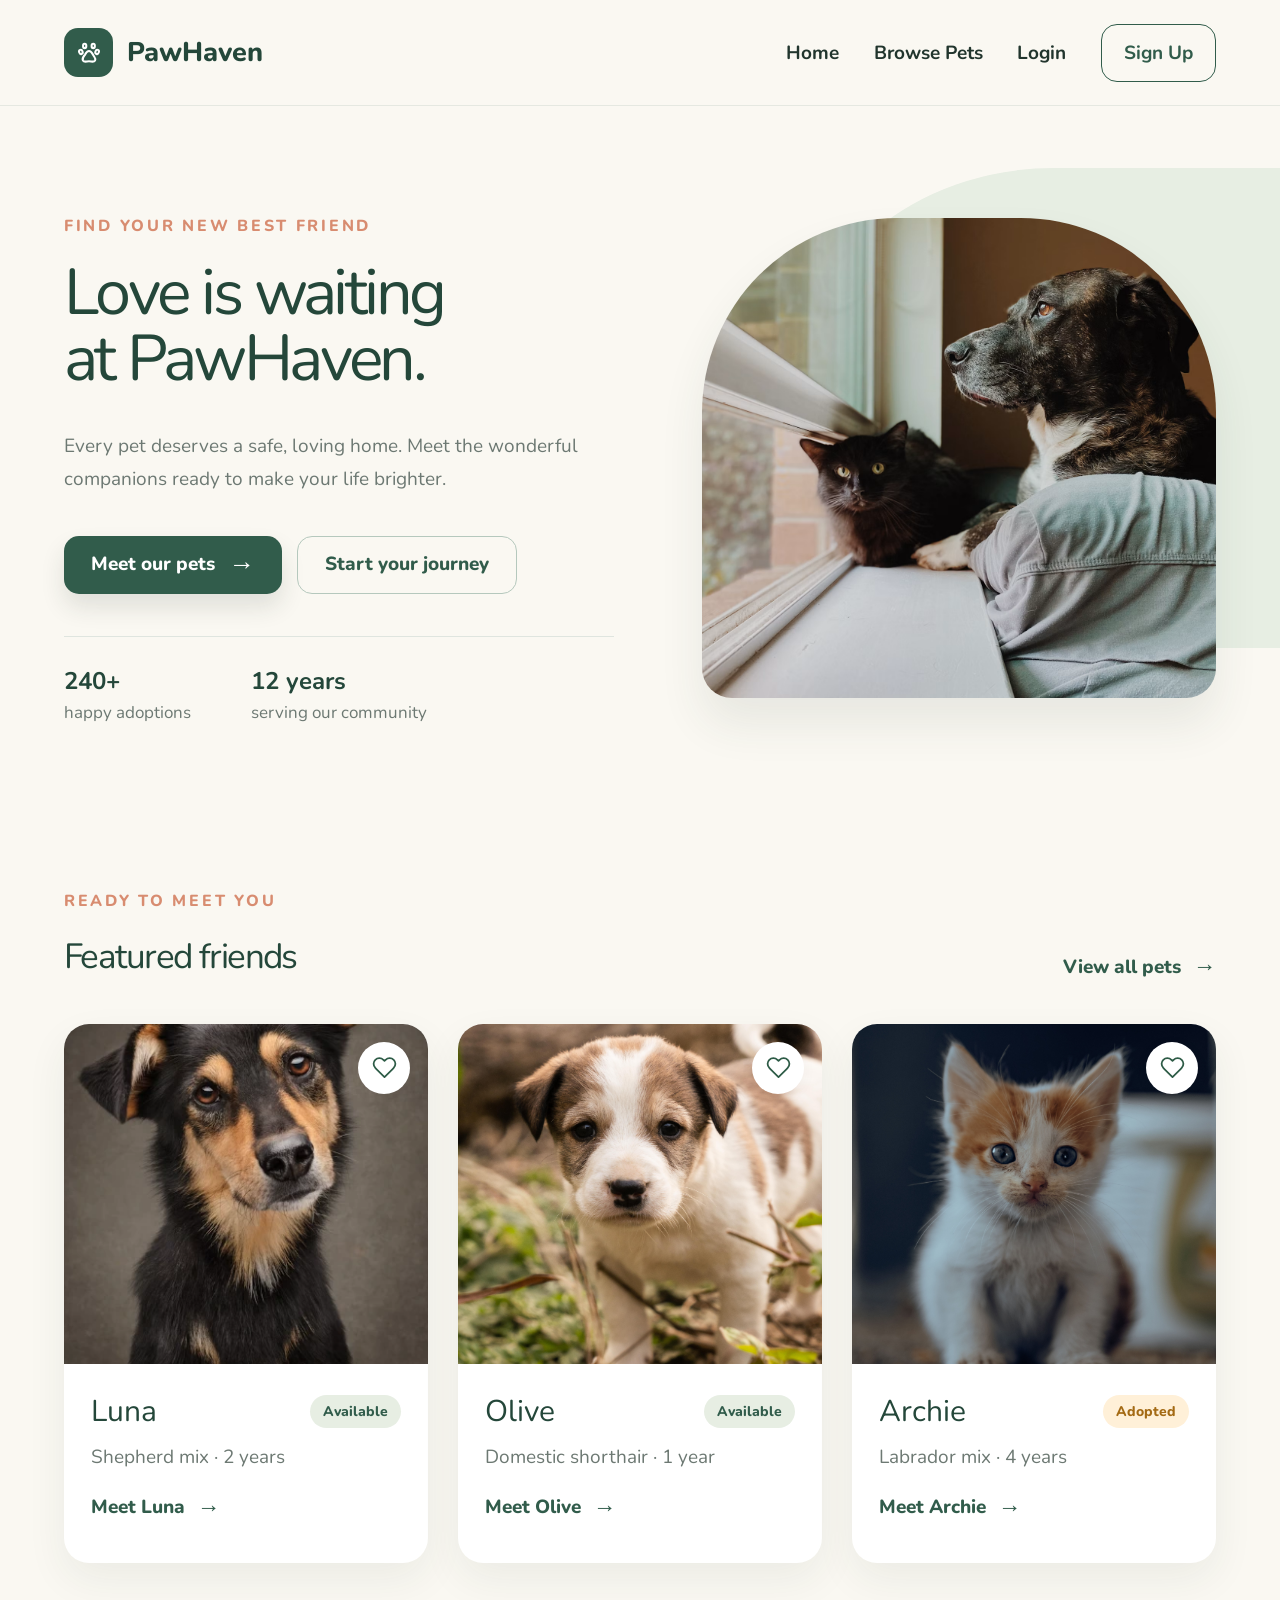
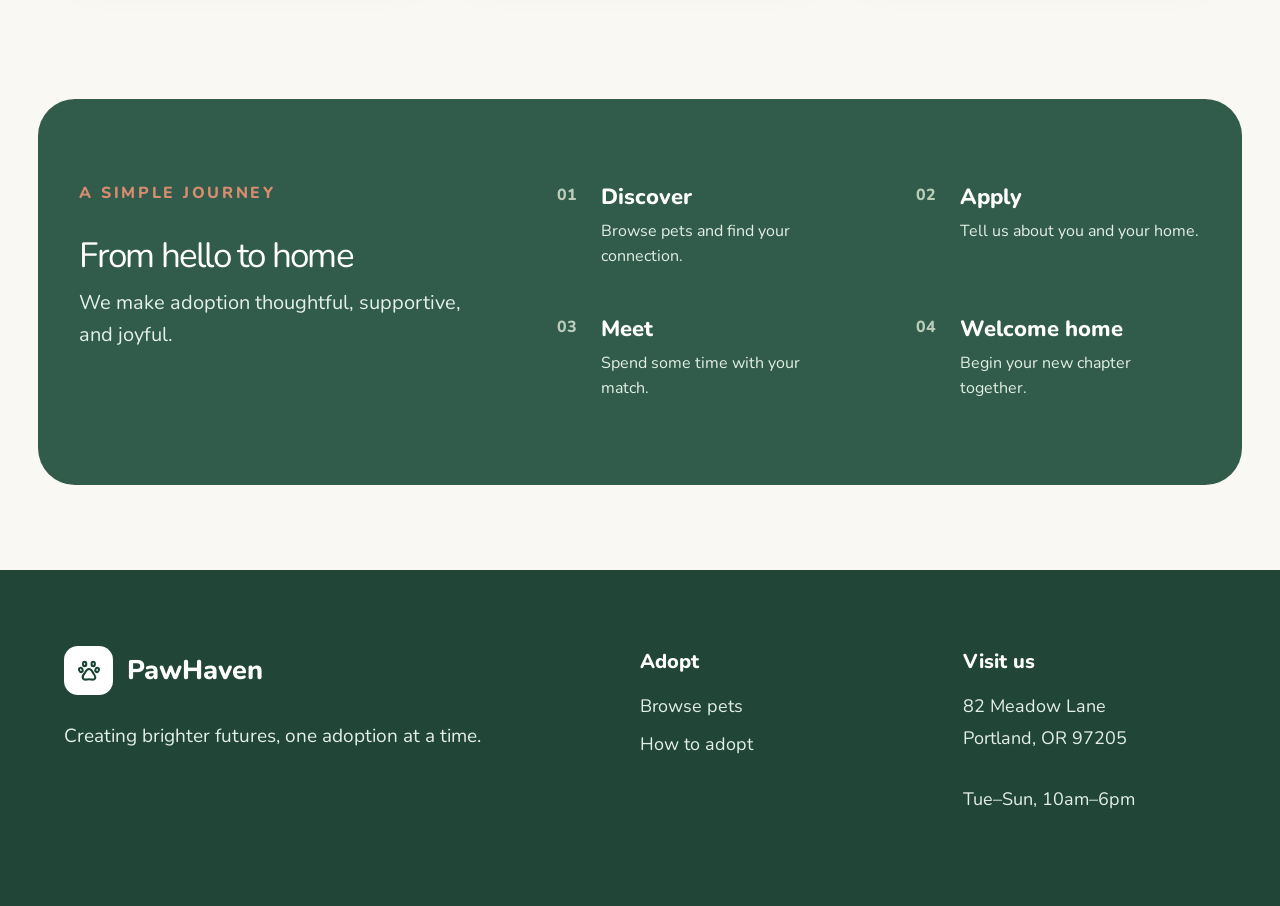
<file: index.html>
<!DOCTYPE html>
<html lang="en">

<head>
    <meta charset="UTF-8">
    <meta name="viewport" content="width=device-width, initial-scale=1.0">
    <meta name="description"
        content="Find your new best friend at PawHaven. Browse caring pet profiles and learn how adoption works.">
    <title>Home | PawHaven</title>
    <link rel="icon" type="image/svg+xml" href="images/icons/paw.svg">
    <link rel="stylesheet" href="css/common.css">
    <link rel="stylesheet" href="css/guest.css">
</head>

<body class="page-home">
    <a class="skip-link" href="#main-content">Skip to main content</a>
    <header class="site-header">
        <div class="site-container site-header-inner">
            <a class="brand" href="index.html" aria-label="PawHaven home">
                <span class="brand-mark"><img src="images/icons/paw.svg" alt=""></span>
                <span>PawHaven</span>
            </a>
            <nav class="guest-nav" aria-label="Guest navigation">
                <a href="index.html" aria-current="page">Home</a>
                <a href="pets.html">Browse Pets</a>
                <a href="login.html">Login</a>
                <a class="signup-link" href="signup-user.html">Sign Up</a>
            </nav>
        </div>
    </header>

    <main id="main-content">
        <!-- HOME / HERO -->
        <section class="hero" aria-labelledby="home-title">
            <div class="site-container hero-layout">
                <div class="hero-copy">
                    <p class="eyebrow">Find your new best friend</p>
                    <h1 id="home-title">Love is waiting<br>at PawHaven.</h1>
                    <p class="hero-description">Every pet deserves a safe, loving home. Meet the wonderful companions
                        ready to make your life brighter.</p>
                    <div class="hero-actions">
                        <a class="btn btn-primary" href="pets.html">Meet our pets <span class="btn-arrow"
                                aria-hidden="true">→</span></a>
                        <a class="btn btn-outline" href="#adoption-steps">Start your journey</a>
                    </div>
                    <div class="hero-stats" aria-label="PawHaven community impact">
                        <div class="hero-stat"><strong>240+</strong><span>happy adoptions</span></div>
                        <div class="hero-stat"><strong>12 years</strong><span>serving our community</span></div>
                    </div>
                </div>
                <div class="hero-visual">
                    <img class="hero-photo" src="images/pets/hero-pets.avif"
                        alt="A dog and a black cat resting together beside a sunny window" width="740" height="519"
                        fetchpriority="high">
                </div>
            </div>
        </section>

        <!-- HOME / FEATURED PETS -->
        <section class="featured-section" aria-labelledby="featured-heading">
            <div class="content-container">
                <div class="section-heading">
                    <div>
                        <p class="eyebrow">Ready to meet you</p>
                        <h2 id="featured-heading">Featured friends</h2>
                    </div>
                    <a class="text-link" href="pets.html">View all pets <span class="btn-arrow"
                            aria-hidden="true">→</span></a>
                </div>
                <div class="pets-grid">
                    <article class="pet-card">
                        <div class="pet-card-visual">
                            <img src="images/pets/luna.webp" alt="Portrait of Luna, a Shepherd mix" width="516"
                                height="350">
                            <span class="pet-heart" aria-hidden="true"><img src="images/icons/heart.svg" alt=""></span>
                        </div>
                        <div class="pet-card-body">
                            <div class="pet-card-title-row">
                                <h3>Luna</h3>
                                <span class="pet-badge">Available</span>
                            </div>
                            <p class="pet-card-meta">Shepherd mix · 2 years</p>
                            <a class="text-link" href="pet-details.html#luna">Meet Luna <span class="btn-arrow"
                                    aria-hidden="true">→</span></a>
                        </div>
                    </article>
                    <article class="pet-card">
                        <div class="pet-card-visual">
                            <img src="images/pets/olive.jpg" alt="Portrait of Olive, a Domestic shorthair" width="516"
                                height="350">
                            <span class="pet-heart" aria-hidden="true"><img src="images/icons/heart.svg" alt=""></span>
                        </div>
                        <div class="pet-card-body">
                            <div class="pet-card-title-row">
                                <h3>Olive</h3>
                                <span class="pet-badge">Available</span>
                            </div>
                            <p class="pet-card-meta">Domestic shorthair · 1 year</p>
                            <a class="text-link" href="pet-details.html#olive">Meet Olive <span class="btn-arrow"
                                    aria-hidden="true">→</span></a>
                        </div>
                    </article>
                    <article class="pet-card">
                        <div class="pet-card-visual">
                            <img src="images/pets/archie.jpg" alt="Portrait of Archie, a Labrador mix" width="516"
                                height="350">
                            <span class="pet-heart" aria-hidden="true"><img src="images/icons/heart.svg" alt=""></span>
                        </div>
                        <div class="pet-card-body">
                            <div class="pet-card-title-row">
                                <h3>Archie</h3>
                                <span class="pet-badge pet-badge--adopted">Adopted</span>
                            </div>
                            <p class="pet-card-meta">Labrador mix · 4 years</p>
                            <a class="text-link" href="pet-details.html#archie">Meet Archie <span class="btn-arrow"
                                    aria-hidden="true">→</span></a>
                        </div>
                    </article>
                </div>
            </div>
        </section>

        <!-- HOME / HOW ADOPTION WORKS -->
        <section class="journey-section" id="adoption-steps" aria-labelledby="journey-heading">
            <div class="journey-panel">
                <div>
                    <p class="eyebrow">A simple journey</p>
                    <h2 id="journey-heading">From hello to home</h2>
                    <p class="journey-description">We make adoption thoughtful, supportive, and joyful.</p>
                </div>
                <div class="journey-list">
                    <div class="journey-item"><span class="journey-number">01</span>
                        <div>
                            <h3>Discover</h3>
                            <p>Browse pets and find your connection.</p>
                        </div>
                    </div>
                    <div class="journey-item"><span class="journey-number">02</span>
                        <div>
                            <h3>Apply</h3>
                            <p>Tell us about you and your home.</p>
                        </div>
                    </div>
                    <div class="journey-item"><span class="journey-number">03</span>
                        <div>
                            <h3>Meet</h3>
                            <p>Spend some time with your match.</p>
                        </div>
                    </div>
                    <div class="journey-item"><span class="journey-number">04</span>
                        <div>
                            <h3>Welcome home</h3>
                            <p>Begin your new chapter together.</p>
                        </div>
                    </div>
                </div>
            </div>
        </section>
    </main>
    <footer class="site-footer">
        <div class="site-container footer-inner">
            <div>
                <a class="brand" href="index.html" aria-label="PawHaven home">
                    <span class="brand-mark"><img src="images/icons/paw.svg" alt=""></span>
                    <span>PawHaven</span>
                </a>
                <p class="footer-tagline">Creating brighter futures, one adoption at a time.</p>
            </div>
            <div class="footer-column">
                <h2>Adopt</h2>
                <a href="pets.html">Browse pets</a>
                <a href="index.html#adoption-steps">How to adopt</a>
            </div>
            <div class="footer-column">
                <h2>Visit us</h2>
                <p>82 Meadow Lane<br>Portland, OR 97205</p>
                <p class="hours">Tue–Sun, 10am–6pm</p>
            </div>
        </div>
    </footer>
</body>

</html>
</file>
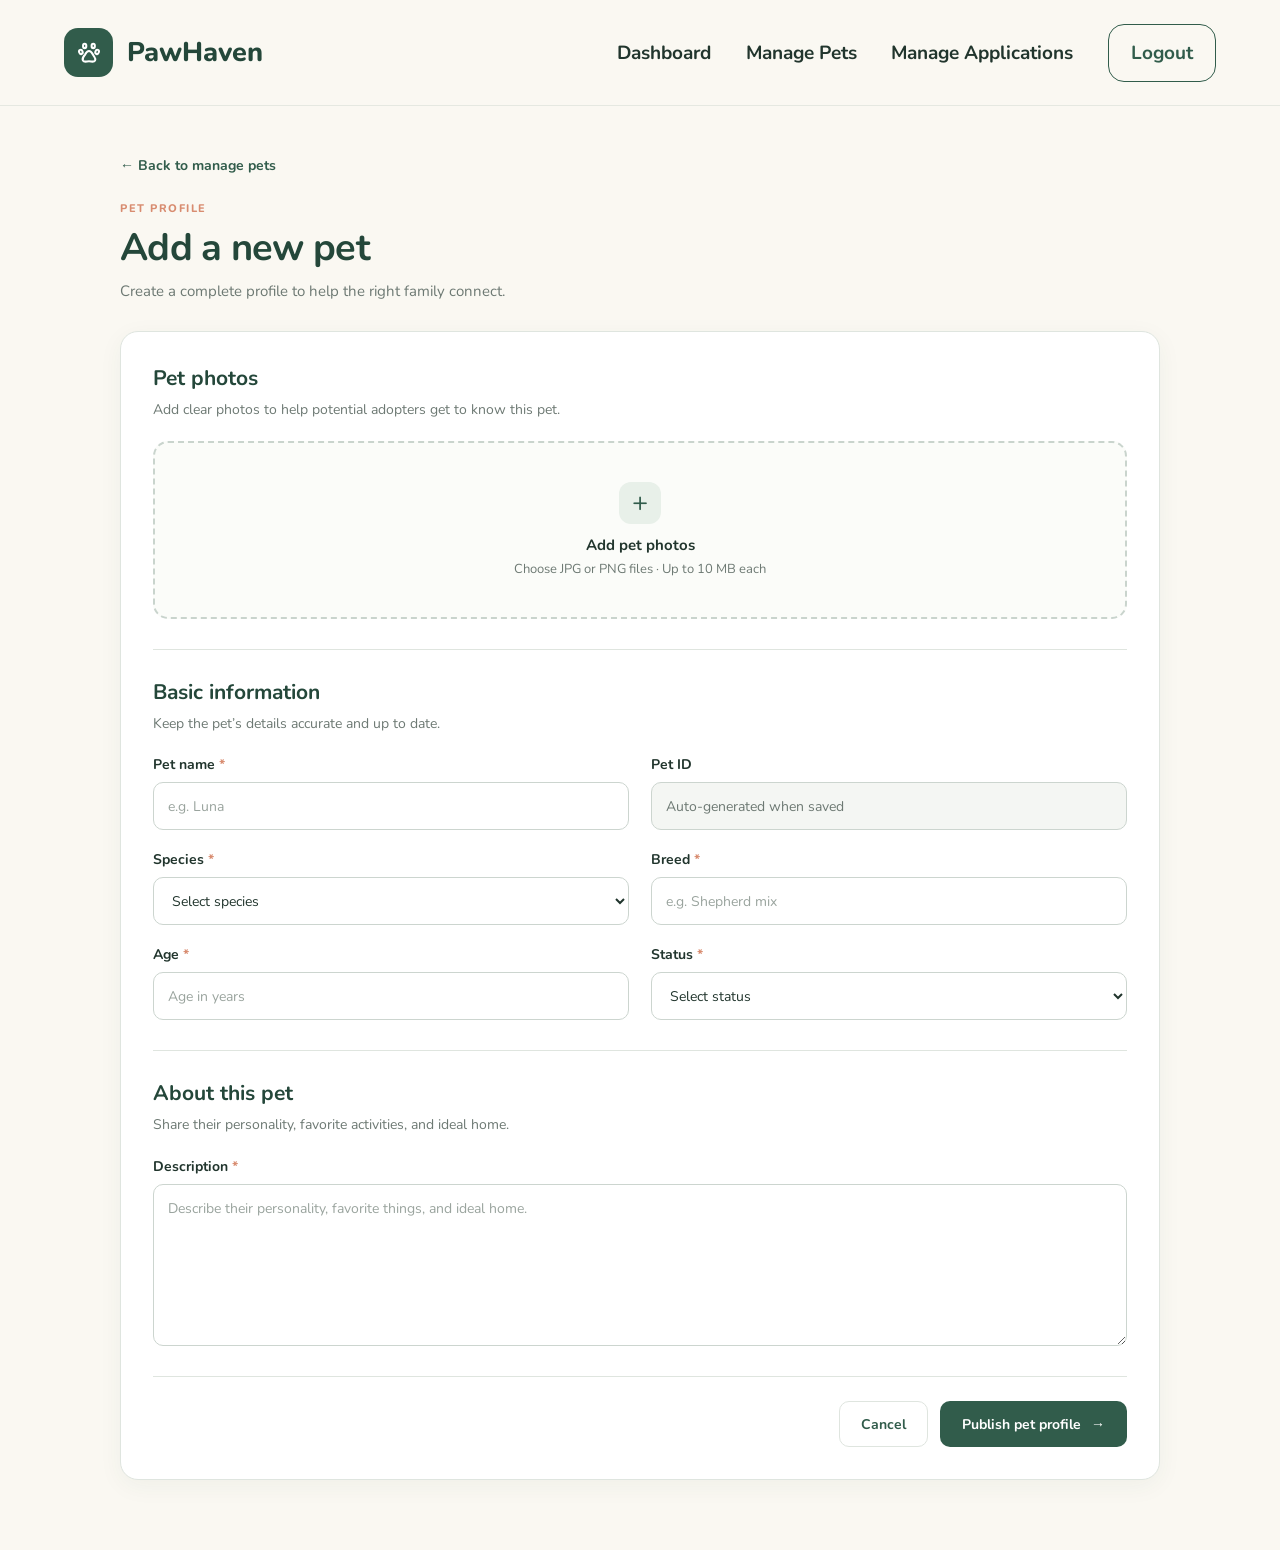
<file: add-pet.html>
<!DOCTYPE html>
<html lang="en">

<head>
    <meta charset="UTF-8">
    <meta name="viewport" content="width=device-width, initial-scale=1.0">
    <title>Add a new pet | PawHaven</title>
    <link rel="icon" type="image/svg+xml" href="images/icons/paw.svg">


    <link rel="stylesheet" href="css/common.css">
    <link rel="stylesheet" href="css/guest.css">
    <link rel="stylesheet" href="css/pet-form.css">
</head>

<body>

    <header class="site-header">
        <div class="site-container site-header-inner">
            <a class="brand" href="index.html" aria-label="PawHaven home">
                <span class="brand-mark"><img src="images/icons/paw.svg" alt=""></span>
                <span>PawHaven</span>
            </a>
            <nav class="guest-nav" aria-label="Guest navigation">
                <a href="admin-dashboard.html">Dashboard</a>
                <a href="admin-pets.html" aria-current="page">Manage Pets</a>
                <a href="manage-applications.html">Manage Applications</a>
                <a class="signup-link" href="login.html">Logout</a>
            </nav>
        </div>
    </header>
    <main class="pet-form-page">
        <div class="pet-form-main">

            <a class="pet-form-back" href="admin-dashboard.html">
                ← Back to manage pets
            </a>

            <header class="pet-form-title">
                <span class="pet-form-eyebrow">Pet profile</span>
                <h1>Add a new pet</h1>
                <p>Create a complete profile to help the right family connect.</p>
            </header>

            <form class="pet-form-card" action="#" method="post" enctype="multipart/form-data">

                <section class="pet-form-section">
                    <h2>Pet photos</h2>
                    <p>Add clear photos to help potential adopters get to know this pet.</p>

                    <input class="pet-file-input" type="file" id="pet-photos" name="petPhotos"
                        accept="image/png,image/jpeg" multiple>

                    <label class="pet-photo-upload" for="pet-photos">
                        <span class="pet-upload-symbol">+</span>
                        <strong>Add pet photos</strong>
                        <span>Choose JPG or PNG files · Up to 10 MB each</span>
                    </label>
                </section>

                <section class="pet-form-section">
                    <h2>Basic information</h2>
                    <p>Keep the pet’s details accurate and up to date.</p>

                    <div class="pet-form-grid">

                        <label class="pet-field">
                            <span>Pet name <b>*</b></span>
                            <input type="text" name="petName" placeholder="e.g. Luna" required>
                        </label>

                        <label class="pet-field">
                            <span>Pet ID</span>
                            <input type="text" name="petId" value="Auto-generated when saved" readonly>
                        </label>

                        <label class="pet-field">
                            <span>Species <b>*</b></span>
                            <select name="species" required>
                                <option value="" disabled selected>Select species</option>
                                <option value="dog">Dog</option>
                                <option value="cat">Cat</option>
                                <option value="rabbit">Rabbit</option>
                                <option value="other">Other</option>
                            </select>
                        </label>

                        <label class="pet-field">
                            <span>Breed <b>*</b></span>
                            <input type="text" name="breed" placeholder="e.g. Shepherd mix" required>
                        </label>

                        <label class="pet-field">
                            <span>Age <b>*</b></span>
                            <input type="number" name="age" min="0" max="100" placeholder="Age in years" required>
                        </label>

                        <label class="pet-field">
                            <span>Status <b>*</b></span>
                            <select name="status" required>
                                <option value="" disabled selected>Select status</option>
                                <option value="available">Available</option>
                                <option value="pending">Pending</option>
                                <option value="adopted">Adopted</option>
                            </select>
                        </label>

                    </div>
                </section>

                <section class="pet-form-section">
                    <h2>About this pet</h2>
                    <p>Share their personality, favorite activities, and ideal home.</p>

                    <label class="pet-field">
                        <span>Description <b>*</b></span>
                        <textarea name="description" rows="6" required
                            placeholder="Describe their personality, favorite things, and ideal home."></textarea>
                    </label>
                </section>

                <div class="pet-form-actions">
                    <a class="pet-form-button secondary" href="manage-pets.html">Cancel</a>

                    <button class="pet-form-button primary" type="submit">
                        Publish pet profile <span aria-hidden="true">→</span>
                    </button>
                </div>

            </form>
        </div>
    </main>
</body>

</html>
</file>
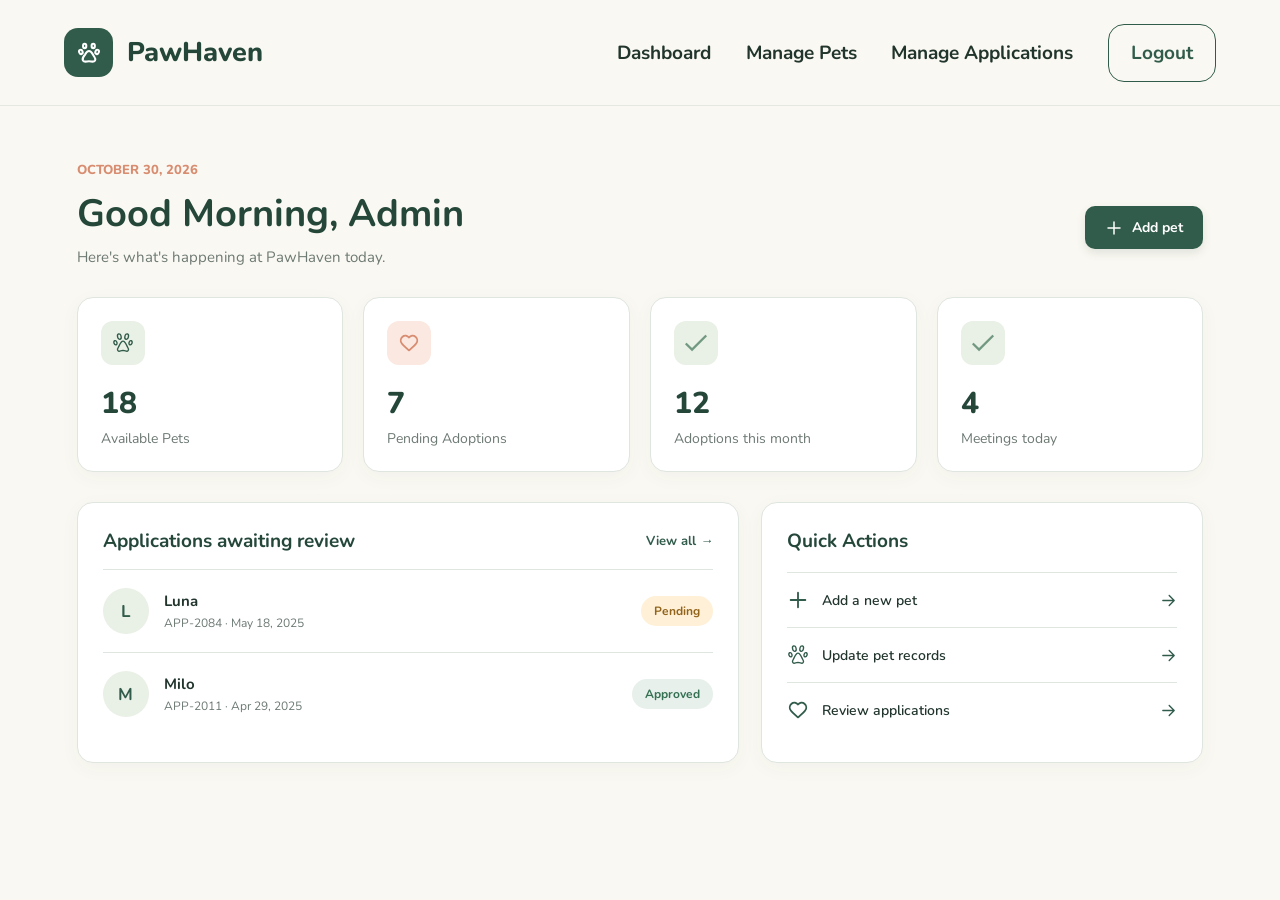
<file: admin-dashboard.html>
<!DOCTYPE html>
<html lang="en">

<head>
    <meta charset="UTF-8">
    <meta name="viewport" content="width=device-width, initial-scale=1.0">
    <title>Admin Dashboard | PawHaven</title>
    <link rel="icon" type="image/svg+xml" href="images/icons/paw.svg">


    <link rel="stylesheet" href="css/common.css">
    <link rel="stylesheet" href="css/guest.css">
    <link rel="stylesheet" href="css/admin-pets.css">
</head>

<body class="dashboard-page">

    <header class="site-header">
        <div class="site-container site-header-inner">
            <a class="brand" href="index.html" aria-label="PawHaven home">
                <span class="brand-mark"><img src="images/icons/paw.svg" alt=""></span>
                <span>PawHaven</span>
            </a>
            <nav class="guest-nav" aria-label="Guest navigation">
                <a href="admin-dashboard.html">Dashboard</a>
                <a href="admin-pets.html" aria-current="page">Manage Pets</a>
                <a href="manage-applications.html">Manage Applications</a>
                <a class="signup-link" href="index.html">Logout</a>
            </nav>
        </div>
    </header>

    <main class="dashboard">

        <span class="dashboard-date">October 30, 2026</span>
        <!-- Dashboard Header -->
        <header class="dashboard-header">
            <div>
                <h1>Good Morning, Admin</h1>
                <p>Here's what's happening at PawHaven today.</p>
            </div>

            <a href="add-pet.html" class="add-pet-btn">
                <img id="add-pet-icon" src="images/icons/plus-white.svg" alt="">
                <span class="add-pet-link">Add pet</span>
            </a>
        </header>

        <!-- Statistics -->
        <section class="stats-cards">

            <div class="stat-card">
                <div class="stat-card-icon">
                    <img id="paw-icon" src="images/icons/paw-green.svg" alt="Total pets">
                </div>
                <h2>18</h2>
                <p>Available Pets</p>
            </div>

            <div class="stat-card">
                <div class="stat-card-icon">
                    <img id="heart-icon" src="images/icons/heart-red.svg" alt="Pending adoptions">
                </div>
                <h2>7</h2>
                <p>Pending Adoptions</p>
            </div>

            <div class="stat-card">
                <div class="stat-card-icon">
                    <img id="check-icon" src="images/icons/check-green.svg" alt="Adoptions">
                </div>
                <h2>12</h2>
                <p>Adoptions this month</p>
            </div>

            <div class="stat-card">
                <div class="stat-card-icon">
                    <img id="check-icon" src="images/icons/check-green.svg" alt="Meetings">
                </div>
                <h2>4</h2>
                <p>Meetings today</p>
            </div>

        </section>

        <!-- Applications and Quick Actions -->
        <section class="applications-container">

            <!-- Applications -->
            <section class="left-app">

                <div class="applications">
                    <h3>Applications awaiting review</h3>
                    <a href="manage-applications.html" class="view-all">
                        View all →
                    </a>
                </div>

                <div class="applications-list">

                    <div class="application-item">
                        <div class="applicant-avatar">L</div>

                        <div class="application-info">
                            <h5>Luna</h5>
                            <p>APP-2084 · May 18, 2025</p>
                        </div>

                        <span class="application-status pending">
                            Pending
                        </span>
                    </div>

                    <div class="application-item">
                        <div class="applicant-avatar">M</div>

                        <div class="application-info">
                            <h5>Milo</h5>
                            <p>APP-2011 · Apr 29, 2025</p>
                        </div>

                        <span class="application-status approved">
                            Approved
                        </span>
                    </div>

                </div>
            </section>

            <!-- Quick Actions -->
            <aside class="right-actions">

                <h3>Quick Actions</h3>

                <div class="action-item">
                    <img id="plus-icon" src="images/icons/plus-green.svg" alt="">
                    <a href="add-pet.html" class="add-pet-link">
                        Add a new pet
                    </a>
                    <a href="add-pet.html">
                        <img id="arrow-icon" src="images/icons/right-arrow-green.svg" alt="Go to Add Pet">
                    </a>
                </div>

                <div class="action-item">
                    <img id="paw-icon" src="images/icons/paw-green.svg" alt="">
                    <a href="edit-pet.html" class="add-pet-link">
                        Update pet records
                    </a>
                    <a href="edit-pet.html">
                        <img id="arrow-icon" src="images/icons/right-arrow-green.svg" alt="Go to Update Pet Records">
                    </a>
                </div>

                <div class="action-item">
                    <img id="heart-icon-green" src="images/icons/heart-green.svg" alt="">
                    <a href="review-application.html" class="add-pet-link">
                        Review applications
                    </a>
                    <a href="review-application.html">
                        <img id="arrow-icon" src="images/icons/right-arrow-green.svg" alt="Go to Review Applications">
                    </a>
                </div>

            </aside>

        </section>

    </main>

</body>

</html>
</file>
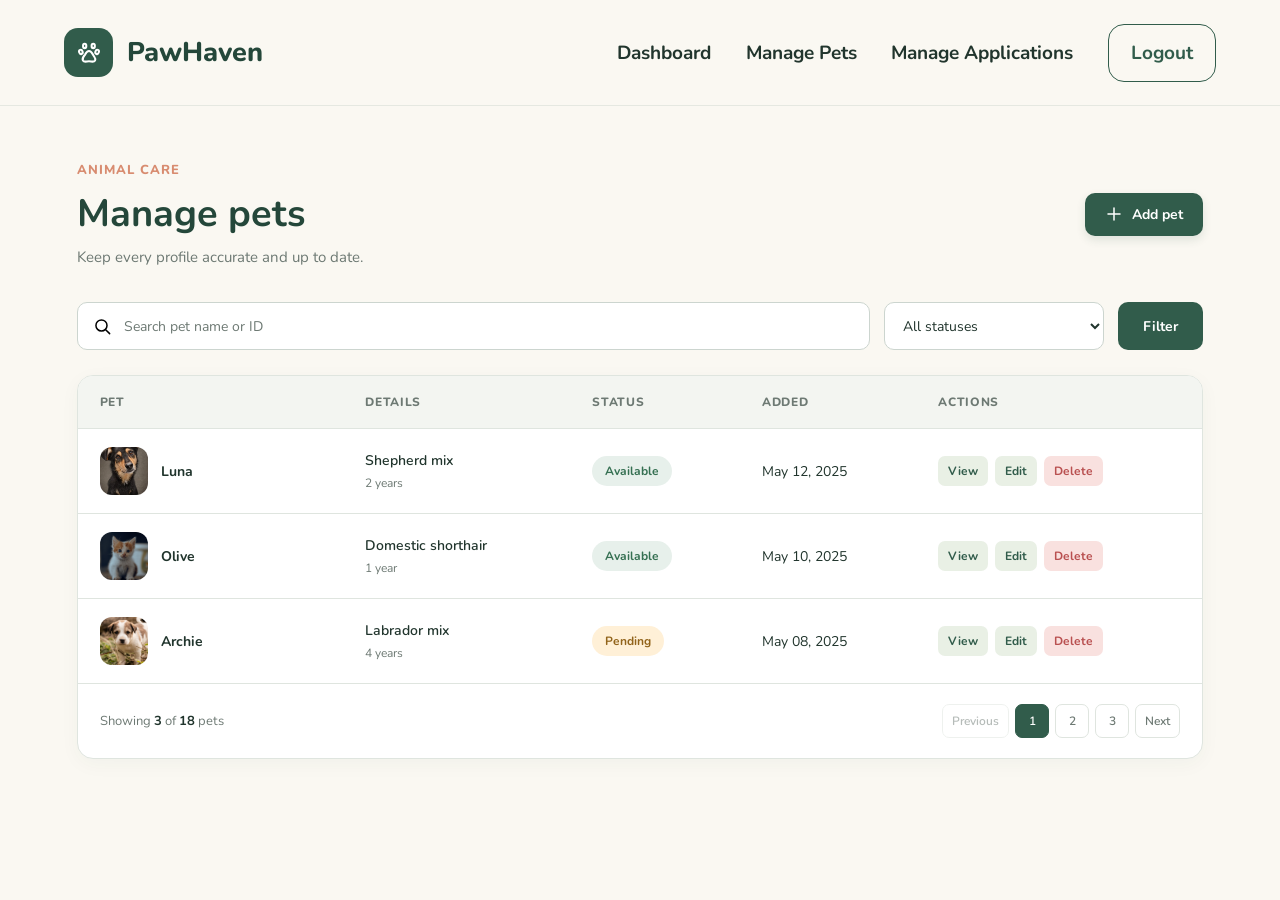
<file: admin-pets.html>
<!-- manage pets -->

<!DOCTYPE html>
<html lang="en">

<head>
    <meta charset="UTF-8">
    <meta name="viewport" content="width=device-width, initial-scale=1.0">

    <title>Manage Pets | PawHaven</title>
    <link rel="icon" type="image/svg+xml" href="images/icons/paw.svg">

    <link rel="stylesheet" href="css/common.css">
    <link rel="stylesheet" href="css/guest.css">
    <link rel="stylesheet" href="css/admin-pets.css">
</head>

<body class="admin-pets-page">

    <header class="site-header">
        <div class="site-container site-header-inner">
            <a class="brand" href="index.html" aria-label="PawHaven home">
                <span class="brand-mark"><img src="images/icons/paw.svg" alt=""></span>
                <span>PawHaven</span>
            </a>
            <nav class="guest-nav" aria-label="Guest navigation">
                <a href="admin-dashboard.html">Dashboard</a>
                <a href="admin-pets.html" aria-current="page">Manage Pets</a>
                <a href="manage-applications.html">Manage Applications</a>
                <a class="signup-link" href="login.html">Logout</a>
            </nav>
        </div>
    </header>

    <main class="admin-pets">

        <!-- Page Header -->
        <section class="pets-header">
            <div class="pets-heading">
                <span class="pets-eyebrow">ANIMAL CARE</span>
                <h1>Manage pets</h1>
                <p>Keep every profile accurate and up to date.</p>
            </div>

            <a href="add-pet.html" class="add-pet-button">
                <img src="images/icons/plus-white.svg" alt="">
                Add pet
            </a>
        </section>

        <!-- Search and Filters -->
        <section class="pets-filters">

            <label class="pets-search">
                <img src="images/icons/search.svg" alt="">
                <input type="search" name="pet-search" placeholder="Search pet name or ID">
            </label>

            <label class="status-filter">
                <select name="status">
                    <option value="">All statuses</option>
                    <option value="available">Available</option>
                    <option value="pending">Pending</option>
                    <option value="adopted">Adopted</option>
                </select>
            </label>

            <button type="button" class="filter-button">
                Filter
            </button>

        </section>

        <!-- Pet Records -->
        <section class="pets-table-card">

            <div class="pets-table-scroll">
                <table class="pets-table">

                    <thead>
                        <tr>
                            <th>Pet</th>
                            <th>Details</th>
                            <th>Status</th>
                            <th>Added</th>
                            <th>Actions</th>
                        </tr>
                    </thead>

                    <tbody>

                        <!-- Pet 1 -->
                        <tr>
                            <td>
                                <div class="pet-table-profile">
                                    <img src="images/pets/luna.webp" alt="Luna the dog">
                                    <span>Luna</span>
                                </div>
                            </td>

                            <td>
                                <div class="pet-details">
                                    <span>Shepherd mix</span>
                                    <small>2 years</small>
                                </div>
                            </td>

                            <td>
                                <span class="pet-status available">
                                    Available
                                </span>
                            </td>

                            <td>May 12, 2025</td>

                            <td>
                                <div class="pet-actions">
                                    <a href="pet-details.html">View</a>
                                    <a href="edit-pet.html">Edit</a>
                                    <button type="button" class="delete-action">
                                        Delete
                                    </button>
                                </div>
                            </td>
                        </tr>

                        <!-- Pet 2 -->
                        <tr>
                            <td>
                                <div class="pet-table-profile">
                                    <img src="images/pets/archie.jpg" alt="the cat">
                                    <span>Olive</span>
                                </div>
                            </td>

                            <td>
                                <div class="pet-details">
                                    <span>Domestic shorthair</span>
                                    <small>1 year</small>
                                </div>
                            </td>

                            <td>
                                <span class="pet-status available">
                                    Available
                                </span>
                            </td>

                            <td>May 10, 2025</td>

                            <td>
                                <div class="pet-actions">
                                    <a href="pet-details.html">View</a>
                                    <a href="edit-pet.html">Edit</a>
                                    <button type="button" class="delete-action">
                                        Delete
                                    </button>
                                </div>
                            </td>
                        </tr>

                        <!-- Pet 3 -->
                        <tr>
                            <td>
                                <div class="pet-table-profile">
                                    <img src="images/pets/olive.jpg" alt="the dog">
                                    <span>Archie</span>
                                </div>
                            </td>

                            <td>
                                <div class="pet-details">
                                    <span>Labrador mix</span>
                                    <small>4 years</small>
                                </div>
                            </td>

                            <td>
                                <span class="pet-status pending">
                                    Pending
                                </span>
                            </td>

                            <td>May 08, 2025</td>

                            <td>
                                <div class="pet-actions">
                                    <a href="pet-details.html">View</a>
                                    <a href="edit-pet.html">Edit</a>
                                    <button type="button" class="delete-action">
                                        Delete
                                    </button>
                                </div>
                            </td>
                        </tr>

                    </tbody>
                </table>
            </div>

            <!-- Table Footer -->
            <div class="pets-table-footer">
                <p>Showing <strong>3</strong> of <strong>18</strong> pets</p>

                <div class="pagination">
                    <button type="button" disabled>Previous</button>
                    <button type="button" class="current-page">1</button>
                    <button type="button">2</button>
                    <button type="button">3</button>
                    <button type="button">Next</button>
                </div>
            </div>

        </section>

    </main>

</body>

</html>
</file>
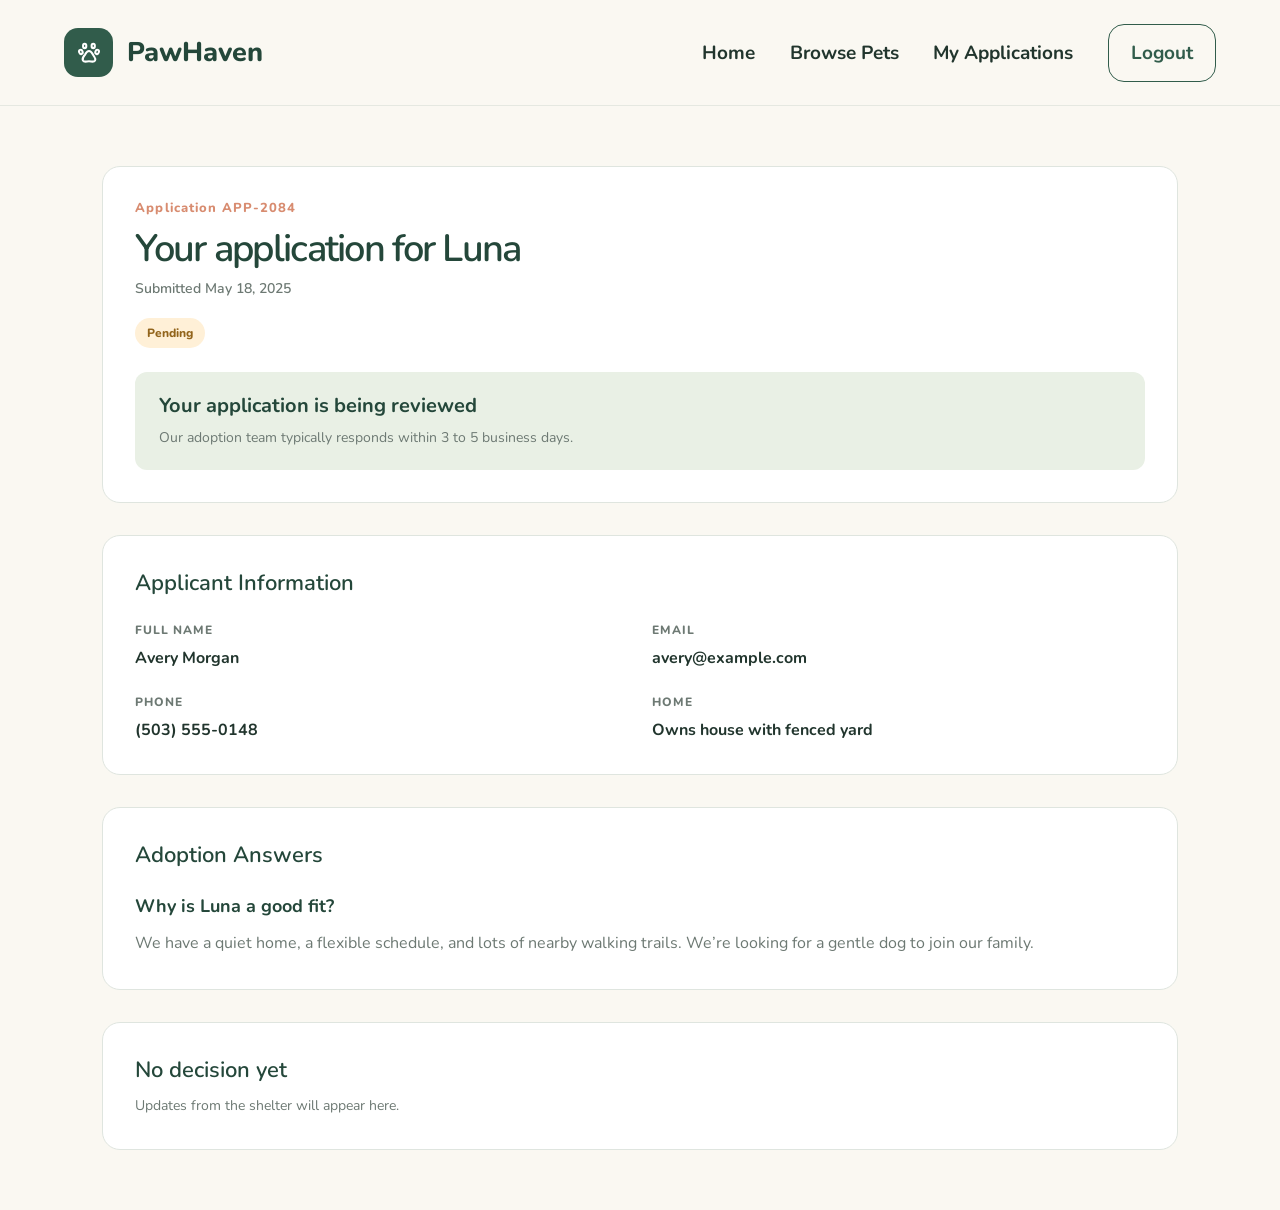
<file: application-details.html>
<!DOCTYPE html>
<html lang="en">

<head>
    <meta charset="UTF-8">
    <meta name="viewport" content="width=device-width, initial-scale=1.0">
    <title>PawHaven | Application Details</title>

    <link rel="stylesheet" href="css/common.css">
    <link rel="stylesheet" href="css/account.css">
</head>

<body>

    <!-- Navigation Bar -->
    <header class="site-header">
        <div class="site-container site-header-inner">

            <a class="brand" href="index.html" aria-label="PawHaven home">
                <span class="brand-mark">
                    <img src="images/icons/paw.svg" alt="">
                </span>
                <span>PawHaven</span>
            </a>

            <nav class="guest-nav" aria-label="Main navigation">
                <a href="index.html">Home</a>
                <a href="pets.html">Browse Pets</a>
                <a href="my-applications.html">My Applications</a>
                <a class="signup-link" href="index.html">Logout</a>
            </nav>

        </div>
    </header>

    <!-- Main Content-->
    <main class="application-details-page">

        <!-- Application Summary -->
        <section class="application-summary">
            <p class="application-id">Application APP-2084 </p>

            <h1>Your application for Luna</h1>

            <p class="submission-date">Submitted May 18, 2025</p>

            <span class="status-badge pending">Pending</span>

            <div class="status-message">
                <h2>Your application is being reviewed</h2>

                <p>
                    Our adoption team typically responds
                    within 3 to 5 business days.
                </p>
            </div>

        </section>

        <!-- Applicant Information -->
        <section class="applicant-information">

            <h2>Applicant Information</h2>

            <div class="applicant-details">

                <div class="detail-item">
                    <p>Full Name</p>
                    <span>Avery Morgan</span>
                </div>

                <div class="detail-item">
                    <p>Email</p>
                    <span>avery@example.com</span>
                </div>

                <div class="detail-item">
                    <p>Phone</p>
                    <span>(503) 555-0148</span>
                </div>

                <div class="detail-item">
                    <p>Home</p>
                    <span>Owns house with fenced yard</span>
                </div>

            </div>

        </section>

        <!-- Adoption Answers -->
        <section class="adoption-answers">

            <h2>Adoption Answers</h2>

            <div class="answer-item">
                <h3>Why is Luna a good fit?</h3>
                <p>We have a quiet home, a flexible schedule, and
                    lots of nearby walking trails. We’re looking for a
                    gentle dog to join our family.</p>
            </div>
        </section>

        <!-- Decision Update -->
        <section class="decision-update">
            <h2>No decision yet</h2>
            <p>Updates from the shelter will appear here.</p>
        </section>
    </main>



</body>

</html>
</file>
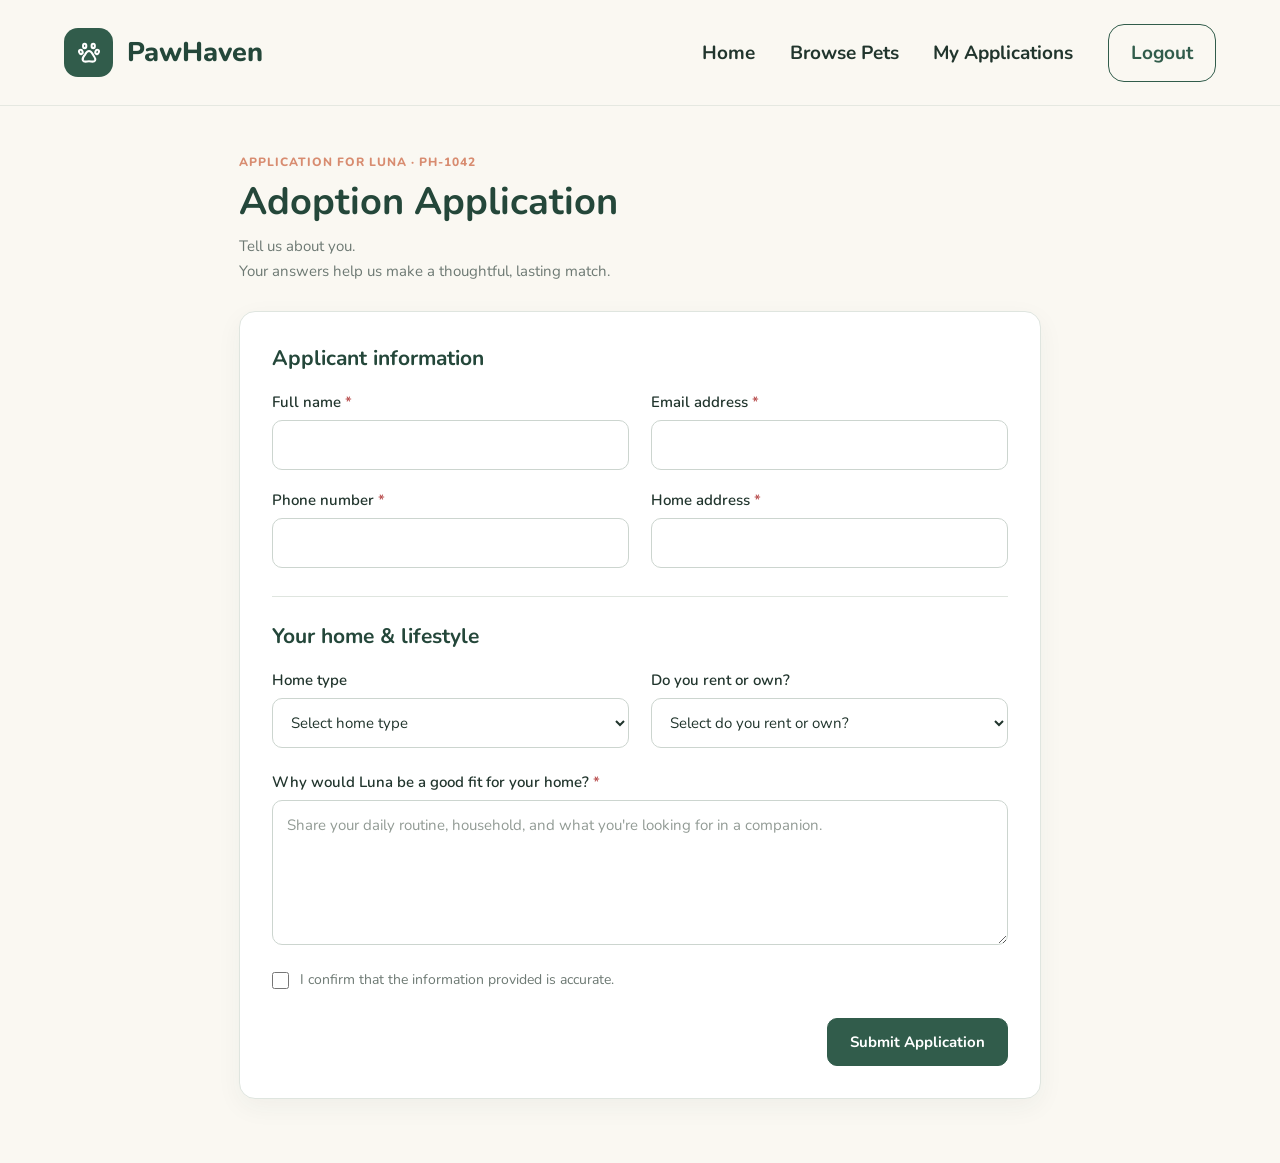
<file: apply-adoption.html>
<!DOCTYPE html>
<html lang="en">

<head>
    <meta charset="UTF-8">
    <meta name="viewport" content="width=device-width, initial-scale=1.0">

    <title>Apply for Adoption | PawHaven</title>

    <!-- Shared styles -->
    <link rel="stylesheet" href="css/common.css">
    <link rel="stylesheet" href="css/user.css">
</head>

<body class="adoption-page">

    <!-- Top navigation bar -->
    <header class="site-header">
        <div class="site-container site-header-inner">

            <a class="brand" href="index.html" aria-label="PawHaven home">
                <span class="brand-mark">
                    <img src="images/icons/paw.svg" alt="">
                </span>
                <span>PawHaven</span>
            </a>

            <nav class="guest-nav" aria-label="Main navigation">
                <a href="index.html">Home</a>
                <a href="pets.html">Browse Pets</a>
                <a href="my-applications.html">My Applications</a>
                <a class="signup-link" href="index.html">Logout</a>
            </nav>

        </div>
    </header>

    <main class="adoption-main">

        <!-- Page heading -->
        <section class="adoption-heading">

            <p class="application-label">
                APPLICATION FOR LUNA · PH-1042
            </p>

            <h1>Adoption Application</h1>

            <p class="heading-description">
                Tell us about you.<br>
                Your answers help us make a thoughtful, lasting match.
            </p>

        </section>

        <!-- Application form -->
        <form class="application-form adoption-form" action="my-applications.html" method="get">

            <!-- Applicant information -->
            <section class="form-section">

                <h2>Applicant information</h2>

                <div class="form-grid">

                    <div class="form-group">
                        <label for="applicant-name">
                            Full name <span>*</span>
                        </label>

                        <input type="text" id="applicant-name" name="full_name" autocomplete="name" required>
                    </div>

                    <div class="form-group">
                        <label for="applicant-email">
                            Email address <span>*</span>
                        </label>

                        <input type="email" id="applicant-email" name="email" autocomplete="email" required>
                    </div>

                    <div class="form-group">
                        <label for="applicant-phone">
                            Phone number <span>*</span>
                        </label>

                        <input type="tel" id="applicant-phone" name="phone" autocomplete="tel" required>
                    </div>

                    <div class="form-group">
                        <label for="home-address">
                            Home address <span>*</span>
                        </label>

                        <input type="text" id="home-address" name="home_address" autocomplete="street-address" required>
                    </div>

                </div>
            </section>

            <!-- Home and lifestyle -->
            <section class="form-section">

                <h2>Your home &amp; lifestyle</h2>

                <div class="form-grid">

                    <div class="form-group">
                        <label for="home-type">
                            Home type
                        </label>

                        <select id="home-type" name="home_type" required>
                            <option value="" selected disabled>
                                Select home type
                            </option>
                            <option value="apartment">Apartment</option>
                            <option value="house">House</option>
                            <option value="villa">Villa</option>
                            <option value="other">Other</option>
                        </select>
                    </div>

                    <div class="form-group">
                        <label for="ownership">
                            Do you rent or own?
                        </label>

                        <select id="ownership" name="ownership" required>
                            <option value="" selected disabled>
                                Select do you rent or own?
                            </option>
                            <option value="own">Own</option>
                            <option value="rent">Rent</option>
                            <option value="family">Live with family</option>
                        </select>
                    </div>

                </div>

                <!-- Reason for adoption -->
                <div class="form-group reason-group">
                    <label for="adoption-reason">
                        Why would Luna be a good fit for your home?
                        <span>*</span>
                    </label>

                    <textarea id="adoption-reason" name="adoption_reason" rows="4"
                        placeholder="Share your daily routine, household, and what you're looking for in a companion."
                        required></textarea>
                </div>

                <!-- Confirmation checkbox -->
                <div class="confirmation-group">

                    <input type="checkbox" id="confirm-information" name="confirm_information" required>

                    <label for="confirm-information">
                        I confirm that the information provided is accurate.
                    </label>

                </div>

            </section>

            <!-- Form actions -->
            <div class="form-actions">
                <button type="submit" class="submit-button">
                    Submit Application
                </button>
            </div>

        </form>

    </main>

</body>

</html>
</file>
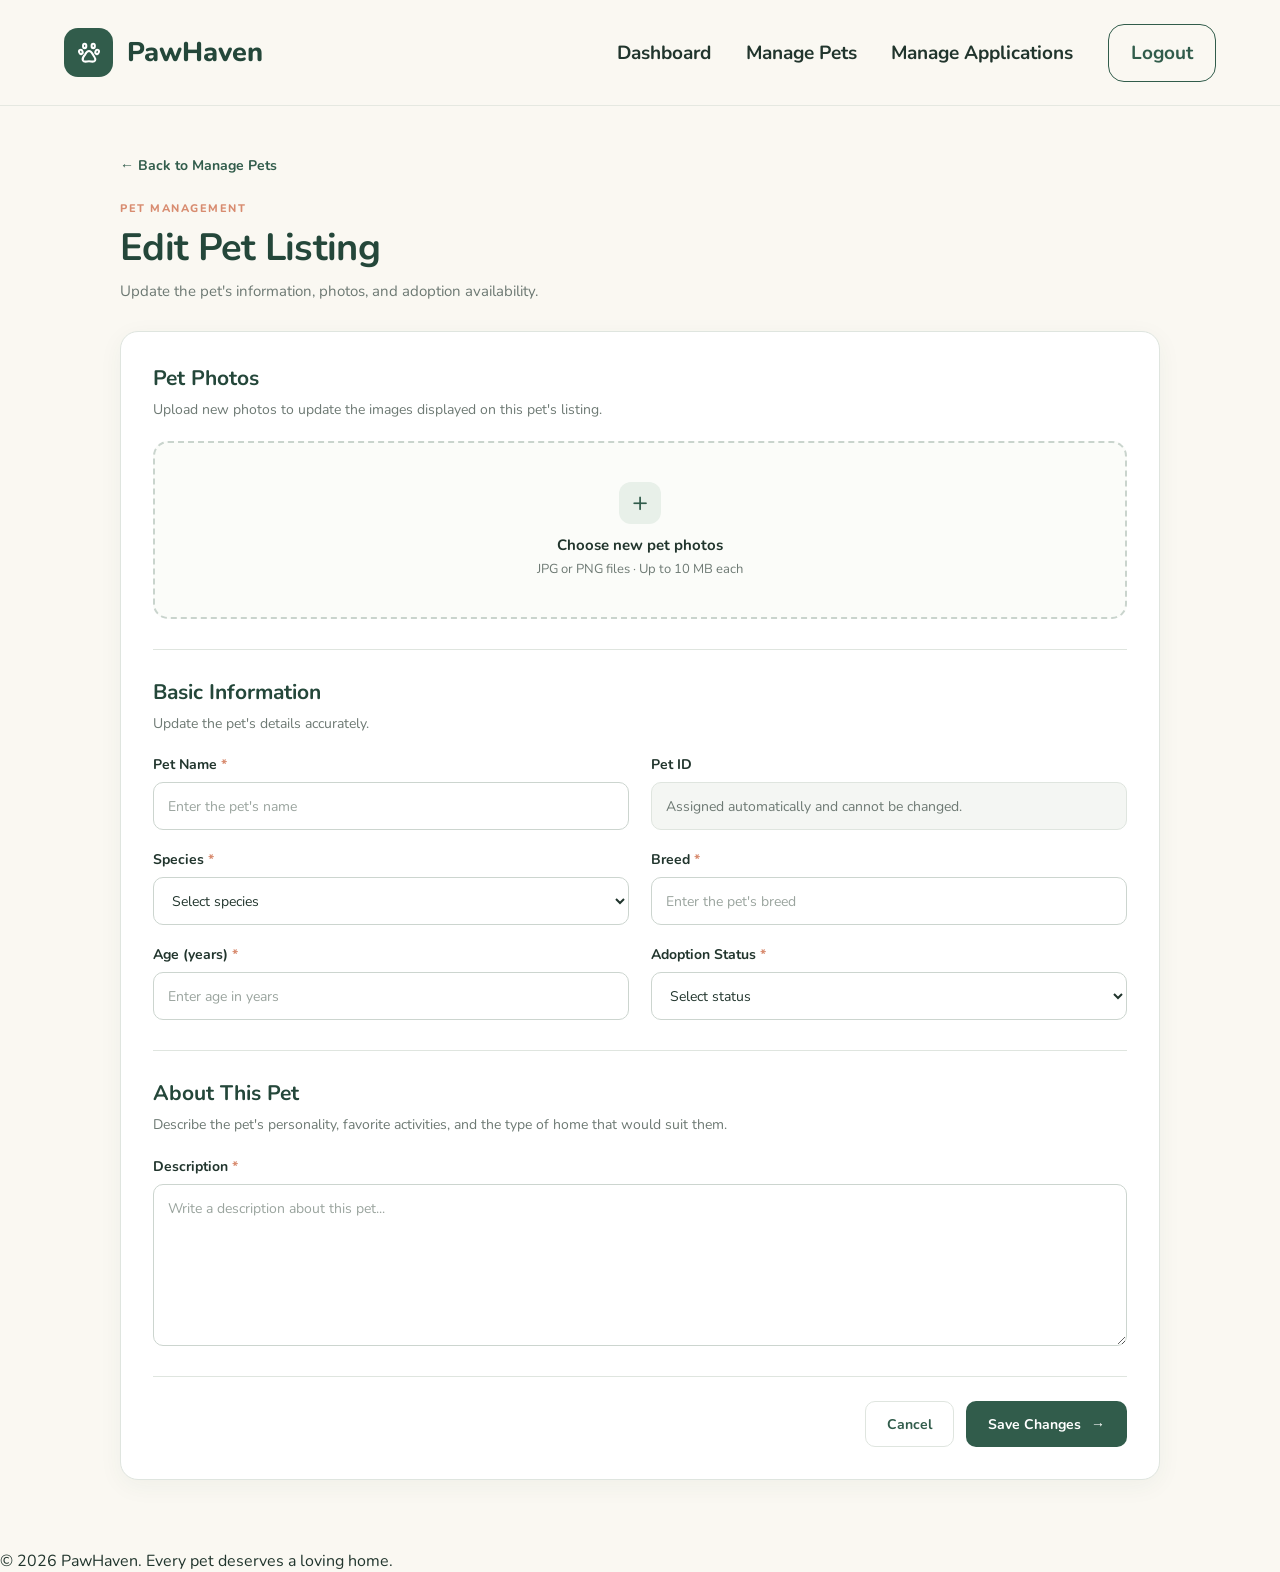
<file: edit-pet.html>
<!DOCTYPE html>
<html lang="en">

<head>
    <meta charset="UTF-8">
    <meta name="viewport" content="width=device-width, initial-scale=1.0">
    <title>Edit Pet Listing | PawHaven</title>
    <link rel="icon" type="image/svg+xml" href="images/icons/paw.svg">

    <link rel="stylesheet" href="css/common.css">
    <link rel="stylesheet" href="css/guest.css">
    <link rel="stylesheet" href="css/pet-form.css">
</head>

<body class="edit-pet-page">

    <!-- Admin Navigation -->
    <header class="site-header">
        <div class="site-container site-header-inner">
            <a class="brand" href="index.html" aria-label="PawHaven home">
                <span class="brand-mark"><img src="images/icons/paw.svg" alt=""></span>
                <span>PawHaven</span>
            </a>
            <nav class="guest-nav" aria-label="Guest navigation">
                <a href="admin-dashboard.html">Dashboard</a>
                <a href="admin-pets.html" aria-current="page">Manage Pets</a>
                <a href="manage-applications.html">Manage Applications</a>
                <a class="signup-link" href="login.html">Logout</a>
            </nav>
        </div>
    </header>

    <main class="pet-form-page">
        <div class="pet-form-main">

            <a class="pet-form-back" href="admin-pets.html">
                ← Back to Manage Pets
            </a>

            <header class="pet-form-title">
                <span class="pet-form-eyebrow">PET MANAGEMENT</span>
                <h1>Edit Pet Listing</h1>
                <p>Update the pet's information, photos, and adoption availability.</p>
            </header>

            <form class="pet-form-card" action="#" method="post" enctype="multipart/form-data">

                <!-- Pet Photos -->
                <section class="pet-form-section">
                    <h2>Pet Photos</h2>
                    <p>
                        Upload new photos to update the images displayed
                        on this pet's listing.
                    </p>

                    <input class="pet-file-input" type="file" id="pet-photos" name="pet_photos"
                        accept="image/png,image/jpeg" multiple>

                    <label class="pet-photo-upload" for="pet-photos">
                        <span class="pet-upload-symbol" aria-hidden="true">+</span>
                        <strong>Choose new pet photos</strong>
                        <span>JPG or PNG files · Up to 10 MB each</span>
                    </label>
                </section>

                <!-- Basic Information -->
                <section class="pet-form-section">
                    <h2>Basic Information</h2>
                    <p>Update the pet's details accurately.</p>

                    <div class="pet-form-grid">

                        <label class="pet-field">
                            <span>Pet Name <b>*</b></span>
                            <input type="text" name="pet_name" placeholder="Enter the pet's name" maxlength="50"
                                required>
                        </label>

                        <div class="pet-field">
                            <span>Pet ID</span>
                            <p class="pet-id-note">
                                Assigned automatically and cannot be changed.
                            </p>
                        </div>

                        <label class="pet-field">
                            <span>Species <b>*</b></span>
                            <select name="species" required>
                                <option value="" selected disabled>
                                    Select species
                                </option>
                                <option value="dog">Dog</option>
                                <option value="cat">Cat</option>
                                <option value="rabbit">Rabbit</option>
                                <option value="other">Other</option>
                            </select>
                        </label>

                        <label class="pet-field">
                            <span>Breed <b>*</b></span>
                            <input type="text" name="breed" placeholder="Enter the pet's breed" maxlength="60" required>
                        </label>

                        <label class="pet-field">
                            <span>Age (years) <b>*</b></span>
                            <input type="number" name="age" min="0" max="100" step="0.1"
                                placeholder="Enter age in years" required>
                        </label>

                        <label class="pet-field">
                            <span>Adoption Status <b>*</b></span>
                            <select name="status" required>
                                <option value="" selected disabled>
                                    Select status
                                </option>
                                <option value="available">Available</option>
                                <option value="adopted">Adopted</option>
                            </select>
                        </label>

                    </div>
                </section>

                <!-- Description -->
                <section class="pet-form-section">
                    <h2>About This Pet</h2>
                    <p>
                        Describe the pet's personality, favorite activities,
                        and the type of home that would suit them.
                    </p>

                    <label class="pet-field">
                        <span>Description <b>*</b></span>
                        <textarea name="description" rows="6" minlength="20" maxlength="1000"
                            placeholder="Write a description about this pet..." required></textarea>
                    </label>
                </section>

                <!-- Form Actions -->
                <div class="pet-form-actions">
                    <a class="pet-form-button secondary" href="admin-pets.html">
                        Cancel
                    </a>

                    <button class="pet-form-button primary" type="submit">
                        Save Changes <span aria-hidden="true">→</span>
                    </button>
                </div>

            </form>
        </div>
    </main>

    <footer class="applications-footer">
        <p>© 2026 PawHaven. Every pet deserves a loving home.</p>
    </footer>

</body>

</html>
</file>
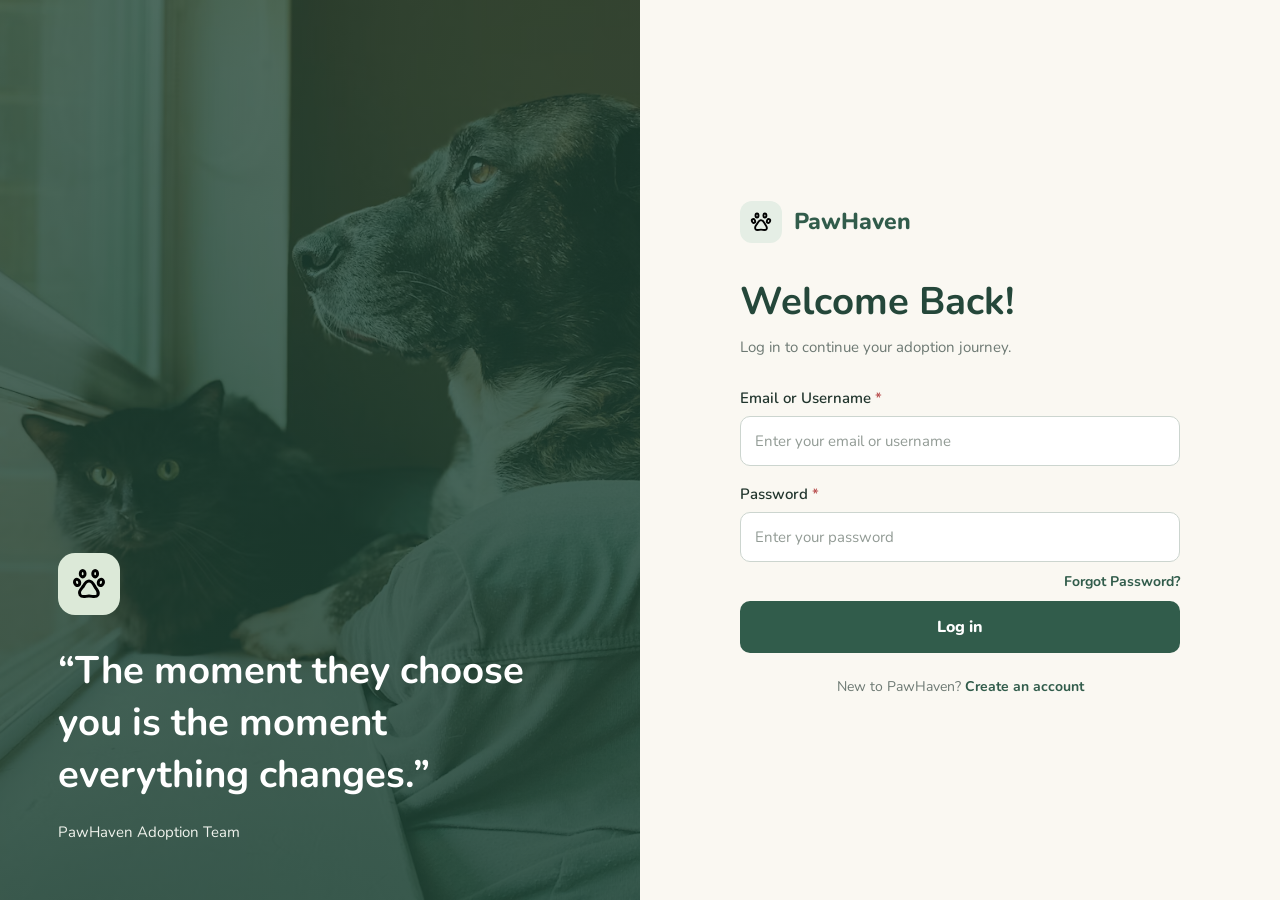
<file: login.html>
<!DOCTYPE html>
<html lang="en">

<head>
    <meta charset="UTF-8">
    <meta name="viewport" content="width=device-width, initial-scale=1.0">
    <title>PawHaven | Login</title>
    <link rel="stylesheet" href="css/common.css">
    <link rel="stylesheet" href="css/account.css">
    <link rel="stylesheet" href="css/user.css">
</head>

<body class="signup-page">

    <!-- Main content -->
    <main class="signup-layout">

        <!-- Left section: Login Visual -->
        <section class="signup-visual" aria-label="Welcome to PawHaven">

            <div class="visual-content">

                <div class="paw-mark" aria-hidden="true">
                    <img src="images/icons/paw.svg" alt="" class="paw-icon">
                </div>

                <blockquote>
                    “The moment they choose you is the moment everything changes.”
                </blockquote>

                <p class="quote-credit">
                    PawHaven Adoption Team
                </p>

            </div>

        </section>

        <!-- Right section: Login Content -->
        <section class="signup-panel">
            <div class="signup-content">

                <!-- Logo -->
                <a href="index.html" class="brand" aria-label="PawHaven home">
                    <span class="brand-icon" aria-hidden="true">
                        <img src="images/icons/paw.svg" alt="" class="paw-icon">
                    </span>

                    <span>PawHaven</span>
                </a>

                <!-- Welcome Heading -->
                <div class="signup-heading">

                    <h1>Welcome Back!</h1>
                    <p>Log in to continue your adoption journey.</p>

                </div>

                <!-- Login Form -->
                <form class="signup-form" action="index.html" method="get">

                    <!-- Username/Email Field -->
                    <div class="form-group">

                        <label for="username">
                            Email or Username <span aria-hidden="true">*</span>
                        </label>

                        <input type="text" id="username" name="username" placeholder="Enter your email or username"
                            required>

                    </div>

                    <!-- Password Field -->
                    <div class="form-group">
                        <label for="password">
                            Password <span aria-hidden="true">*</span>
                        </label>

                        <input type="password" id="password" name="password" placeholder="Enter your password" required>

                    </div>

                    <!-- Forgot Password -->
                    <div class="forget-password">

                        <a href="#">Forgot Password?</a>

                    </div>

                    <!-- Submit Button -->
                    <button type="submit" class="login-button">
                        Log in
                    </button>

                </form>

                <!-- Create Account Prompt -->
                <p class="signin-text">
                    New to PawHaven?

                    <a href="signup-user.html">Create an account</a>
                </p>
            </div>
        </section>

    </main>




</body>

</html>
</file>
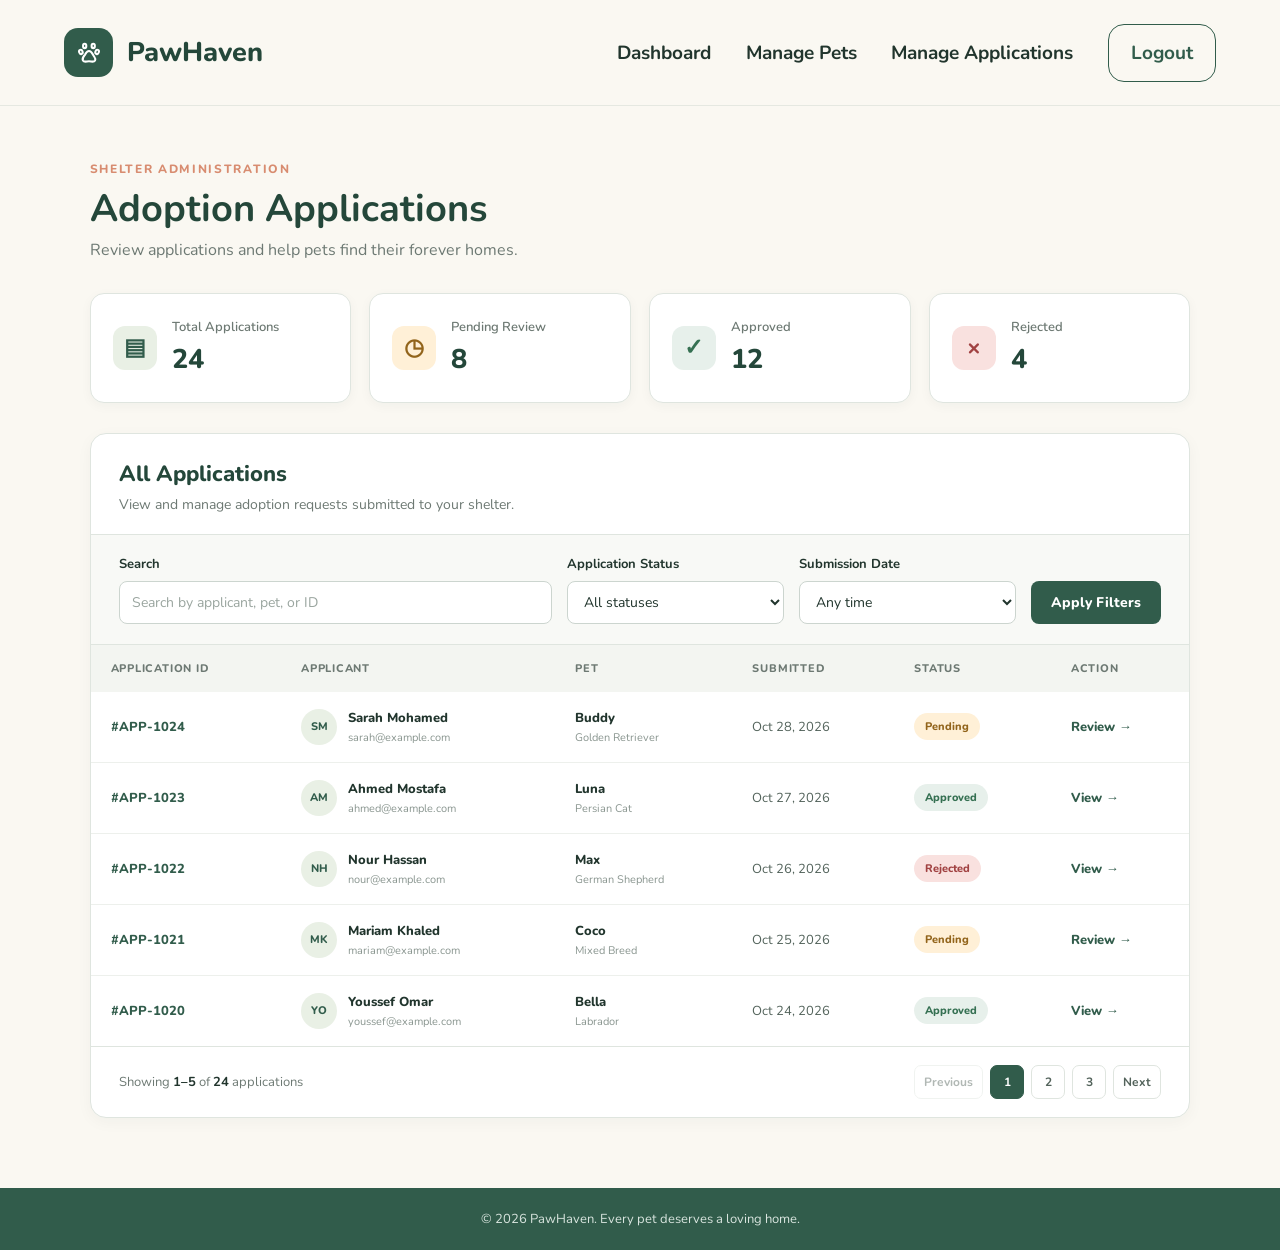
<file: manage-applications.html>
<!DOCTYPE html>
<html lang="en">

<head>
    <meta charset="UTF-8">
    <meta name="viewport" content="width=device-width, initial-scale=1.0">
    <title>Manage Applications | PawHaven</title>
    <link rel="icon" type="image/svg+xml" href="images/icons/paw.svg">

    <link rel="stylesheet" href="css/common.css">
    <link rel="stylesheet" href="css/guest.css">
    <link rel="stylesheet" href="css/admin-review.css">
</head>

<body class="manage-applications-page">

    <!-- Admin Navigation -->
    <header class="site-header">
        <div class="site-container site-header-inner">
            <a class="brand" href="index.html" aria-label="PawHaven home">
                <span class="brand-mark"><img src="images/icons/paw.svg" alt=""></span>
                <span>PawHaven</span>
            </a>
            <nav class="guest-nav" aria-label="Guest navigation">
                <a href="admin-dashboard.html">Dashboard</a>
                <a href="admin-pets.html" aria-current="page">Manage Pets</a>
                <a href="manage-applications.html">Manage Applications</a>
                <a class="signup-link" href="login.html">Logout</a>
            </nav>
        </div>
    </header>

    <main class="applications-main">

        <!-- Page Heading -->
        <section class="applications-heading">
            <div>
                <span class="applications-eyebrow">SHELTER ADMINISTRATION</span>
                <h1>Adoption Applications</h1>
                <p>Review applications and help pets find their forever homes.</p>
            </div>
        </section>

        <!-- Application Summary -->
        <section class="application-stats" aria-label="Application summary">

            <article class="application-stat-card">
                <div class="stat-icon stat-icon-total" aria-hidden="true">▤</div>
                <div>
                    <p>Total Applications</p>
                    <h2>24</h2>
                </div>
            </article>

            <article class="application-stat-card">
                <div class="stat-icon stat-icon-pending" aria-hidden="true">◷</div>
                <div>
                    <p>Pending Review</p>
                    <h2>8</h2>
                </div>
            </article>

            <article class="application-stat-card">
                <div class="stat-icon stat-icon-approved" aria-hidden="true">✓</div>
                <div>
                    <p>Approved</p>
                    <h2>12</h2>
                </div>
            </article>

            <article class="application-stat-card">
                <div class="stat-icon stat-icon-rejected" aria-hidden="true">×</div>
                <div>
                    <p>Rejected</p>
                    <h2>4</h2>
                </div>
            </article>

        </section>

        <!-- Applications Table -->
        <section class="applications-panel">

            <div class="applications-panel-heading">
                <div>
                    <h2>All Applications</h2>
                    <p>View and manage adoption requests submitted to your shelter.</p>
                </div>
            </div>

            <!-- Filters -->
            <form class="application-filters" action="#" method="get">

                <div class="application-filter-field">
                    <label for="application-search">Search</label>
                    <input type="search" id="application-search" name="search"
                        placeholder="Search by applicant, pet, or ID">
                </div>

                <div class="application-filter-field">
                    <label for="application-status">Application Status</label>
                    <select id="application-status" name="status">
                        <option value="">All statuses</option>
                        <option value="pending">Pending</option>
                        <option value="approved">Approved</option>
                        <option value="rejected">Rejected</option>
                    </select>
                </div>

                <div class="application-filter-field">
                    <label for="application-date">Submission Date</label>
                    <select id="application-date" name="date">
                        <option value="">Any time</option>
                        <option value="today">Today</option>
                        <option value="week">This week</option>
                        <option value="month">This month</option>
                    </select>
                </div>

                <button type="submit" class="application-filter-button">
                    Apply Filters
                </button>

            </form>

            <!-- Table -->
            <div class="applications-table-wrapper">
                <table class="applications-table">

                    <thead>
                        <tr>
                            <th scope="col">Application ID</th>
                            <th scope="col">Applicant</th>
                            <th scope="col">Pet</th>
                            <th scope="col">Submitted</th>
                            <th scope="col">Status</th>
                            <th scope="col">Action</th>
                        </tr>
                    </thead>

                    <tbody>
                        <tr>
                            <td class="application-id">#APP-1024</td>
                            <td>
                                <div class="applicant-cell">
                                    <span class="applicant-avatar">SM</span>
                                    <div>
                                        <strong>Sarah Mohamed</strong>
                                        <small>sarah@example.com</small>
                                    </div>
                                </div>
                            </td>
                            <td>
                                <div class="application-pet-cell">
                                    <strong>Buddy</strong>
                                    <small>Golden Retriever</small>
                                </div>
                            </td>
                            <td>Oct 28, 2026</td>
                            <td><span class="application-status pending">Pending</span></td>
                            <td>
                                <a href="review-application.html" class="application-review-link">
                                    Review →
                                </a>
                            </td>
                        </tr>

                        <tr>
                            <td class="application-id">#APP-1023</td>
                            <td>
                                <div class="applicant-cell">
                                    <span class="applicant-avatar">AM</span>
                                    <div>
                                        <strong>Ahmed Mostafa</strong>
                                        <small>ahmed@example.com</small>
                                    </div>
                                </div>
                            </td>
                            <td>
                                <div class="application-pet-cell">
                                    <strong>Luna</strong>
                                    <small>Persian Cat</small>
                                </div>
                            </td>
                            <td>Oct 27, 2026</td>
                            <td><span class="application-status approved">Approved</span></td>
                            <td>
                                <a href="review-application.html" class="application-review-link">
                                    View →
                                </a>
                            </td>
                        </tr>

                        <tr>
                            <td class="application-id">#APP-1022</td>
                            <td>
                                <div class="applicant-cell">
                                    <span class="applicant-avatar">NH</span>
                                    <div>
                                        <strong>Nour Hassan</strong>
                                        <small>nour@example.com</small>
                                    </div>
                                </div>
                            </td>
                            <td>
                                <div class="application-pet-cell">
                                    <strong>Max</strong>
                                    <small>German Shepherd</small>
                                </div>
                            </td>
                            <td>Oct 26, 2026</td>
                            <td><span class="application-status rejected">Rejected</span></td>
                            <td>
                                <a href="review-application.html" class="application-review-link">
                                    View →
                                </a>
                            </td>
                        </tr>

                        <tr>
                            <td class="application-id">#APP-1021</td>
                            <td>
                                <div class="applicant-cell">
                                    <span class="applicant-avatar">MK</span>
                                    <div>
                                        <strong>Mariam Khaled</strong>
                                        <small>mariam@example.com</small>
                                    </div>
                                </div>
                            </td>
                            <td>
                                <div class="application-pet-cell">
                                    <strong>Coco</strong>
                                    <small>Mixed Breed</small>
                                </div>
                            </td>
                            <td>Oct 25, 2026</td>
                            <td><span class="application-status pending">Pending</span></td>
                            <td>
                                <a href="review-application.html" class="application-review-link">
                                    Review →
                                </a>
                            </td>
                        </tr>

                        <tr>
                            <td class="application-id">#APP-1020</td>
                            <td>
                                <div class="applicant-cell">
                                    <span class="applicant-avatar">YO</span>
                                    <div>
                                        <strong>Youssef Omar</strong>
                                        <small>youssef@example.com</small>
                                    </div>
                                </div>
                            </td>
                            <td>
                                <div class="application-pet-cell">
                                    <strong>Bella</strong>
                                    <small>Labrador</small>
                                </div>
                            </td>
                            <td>Oct 24, 2026</td>
                            <td><span class="application-status approved">Approved</span></td>
                            <td>
                                <a href="review-application.html" class="application-review-link">
                                    View →
                                </a>
                            </td>
                        </tr>
                    </tbody>

                </table>
            </div>

            <!-- Pagination UI -->
            <div class="applications-pagination">
                <p>Showing <strong>1–5</strong> of <strong>24</strong> applications</p>

                <div class="pagination-controls">
                    <button type="button" disabled>Previous</button>
                    <span class="current-page">1</span>
                    <button type="button">2</button>
                    <button type="button">3</button>
                    <button type="button">Next</button>
                </div>
            </div>

        </section>

    </main>

    <footer class="applications-footer">
        <p>© 2026 PawHaven. Every pet deserves a loving home.</p>
    </footer>

</body>

</html>
</file>
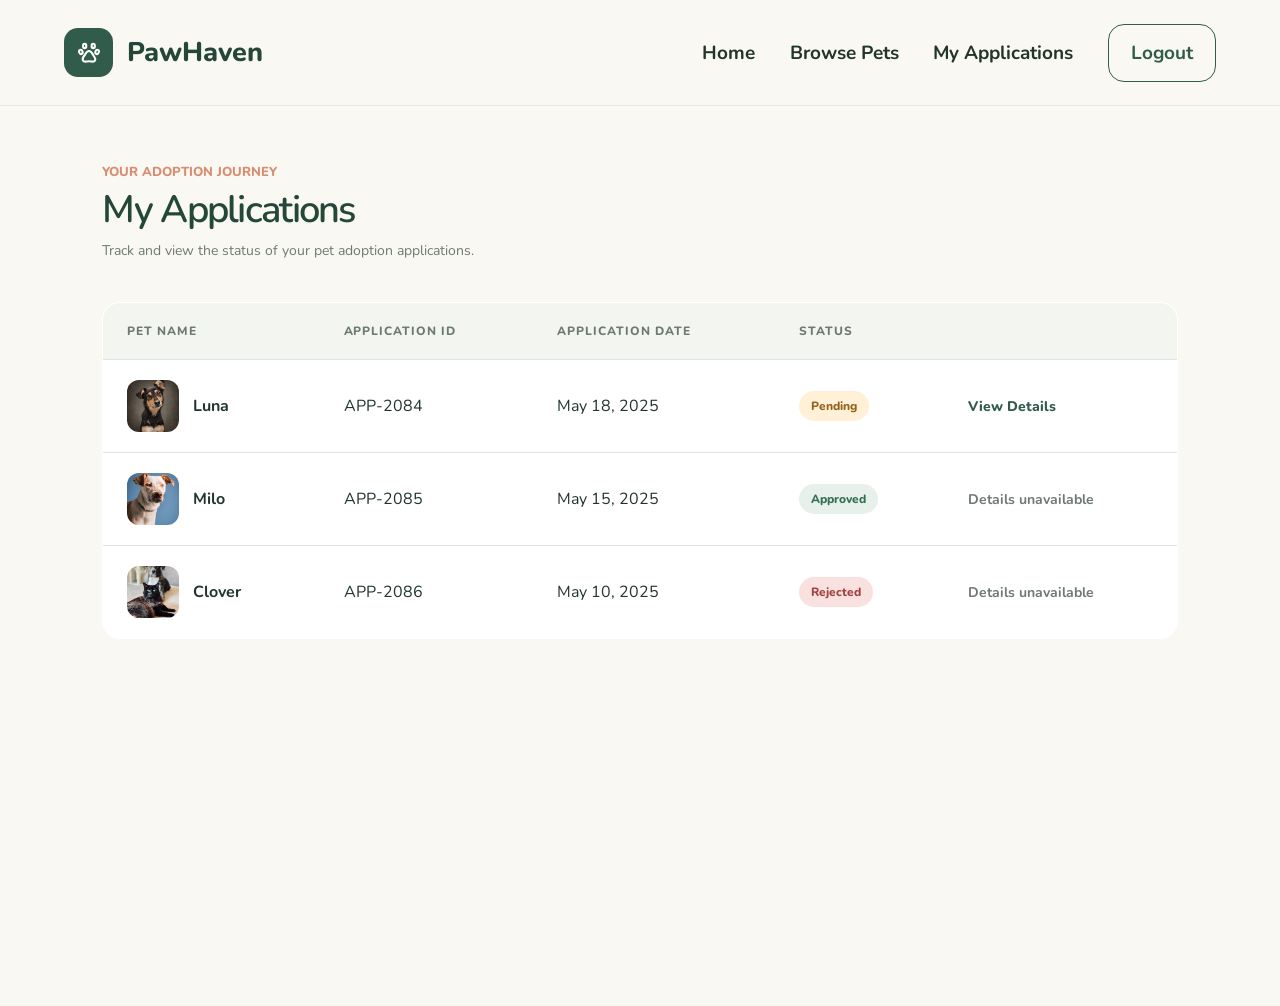
<file: my-applications.html>
<!DOCTYPE html>
<html lang="en">

<head>
    <meta charset="UTF-8">
    <meta name="viewport" content="width=device-width, initial-scale=1.0">
    <title>PawHaven | My Applications</title>
    <link rel="stylesheet" href="css/common.css">
    <link rel="stylesheet" href="css/account.css">
</head>

<body>

    <!-- Navigation Bar -->
    <header class="site-header">
        <div class="site-container site-header-inner">

            <a class="brand" href="index.html" aria-label="PawHaven home">
                <span class="brand-mark">
                    <img src="images/icons/paw.svg" alt="">
                </span>
                <span>PawHaven</span>
            </a>

            <nav class="guest-nav" aria-label="Main navigation">
                <a href="index.html">Home</a>
                <a href="pets.html">Browse Pets</a>
                <a href="my-applications.html">My Applications</a>
                <a class="signup-link" href="index.html">Logout</a>
            </nav>

        </div>
    </header>
    <!-- Main Content -->
    <main class="application-page">

        <!-- Page Introduction -->
        <section class="page-intro">

            <p class="quote">YOUR ADOPTION JOURNEY</p>

            <h1>My Applications</h1>

            <p class="intro-description">Track and view the status
                of your pet adoption applications.</p>

        </section>

        <section class="application-section">

            <table class="application-table">

                <!-- Table Header -->
                <thead>

                    <!-- First Row -->
                    <tr>

                        <th>Pet Name</th>
                        <th>Application ID</th>
                        <th>Application Date</th>
                        <th>Status</th>
                        <th></th>

                    </tr>

                </thead>

                <!-- Table Content -->
                <tbody>
                    <tr>

                        <!-- Pet Image -->
                        <td>
                            <div class="pet-info">
                                <img src="images/pets/luna.avif" alt="Luna the dog">
                                <span>Luna</span>
                            </div>
                        </td>

                        <!-- Application ID -->
                        <td>APP-2084</td>

                        <!-- Application Date -->
                        <td>May 18, 2025</td>

                        <!-- Application Status -->
                        <td>
                            <span class="status-badge pending">Pending</span>
                        </td>

                        <!-- View Details -->
                        <td>
                            <a href="application-details.html">View Details</a>
                        </td>

                    </tr>

                    <!-- Second Row -->
                    <tr>
                        <!-- Pet Image -->
                        <td>
                            <div class="pet-info">
                                <img src="images/pets/Milo.avif" alt="Milo the dog">
                                <span>Milo</span>
                            </div>
                        </td>

                        <!-- Application ID -->
                        <td>APP-2085</td>

                        <!-- Application Date -->
                        <td>May 15, 2025</td>

                        <!-- Application Status -->
                        <td>
                            <span class="status-badge approved">Approved</span>
                        </td>

                        <!-- View Details -->
                        <td>
                            <span class="details-unavailable">Details unavailable</span>
                        </td>

                    </tr>

                    <!-- Third Row -->
                    <tr>
                        <!-- Pet Image -->
                        <td>
                            <div class="pet-info">
                                <img src="images/pets/clover.avif" alt="clover the cat">
                                <span>Clover</span>
                            </div>
                        </td>

                        <!-- Application ID -->
                        <td>APP-2086</td>

                        <!-- Application Date -->
                        <td>May 10, 2025</td>

                        <!-- Application Status -->
                        <td>
                            <span class="status-badge rejected">Rejected</span>
                        </td>

                        <!-- View Details -->
                        <td>
                            <span class="details-unavailable">Details unavailable</span>
                        </td>
                    </tr>

                </tbody>

            </table>

        </section>

    </main>

</body>

</html>
</file>
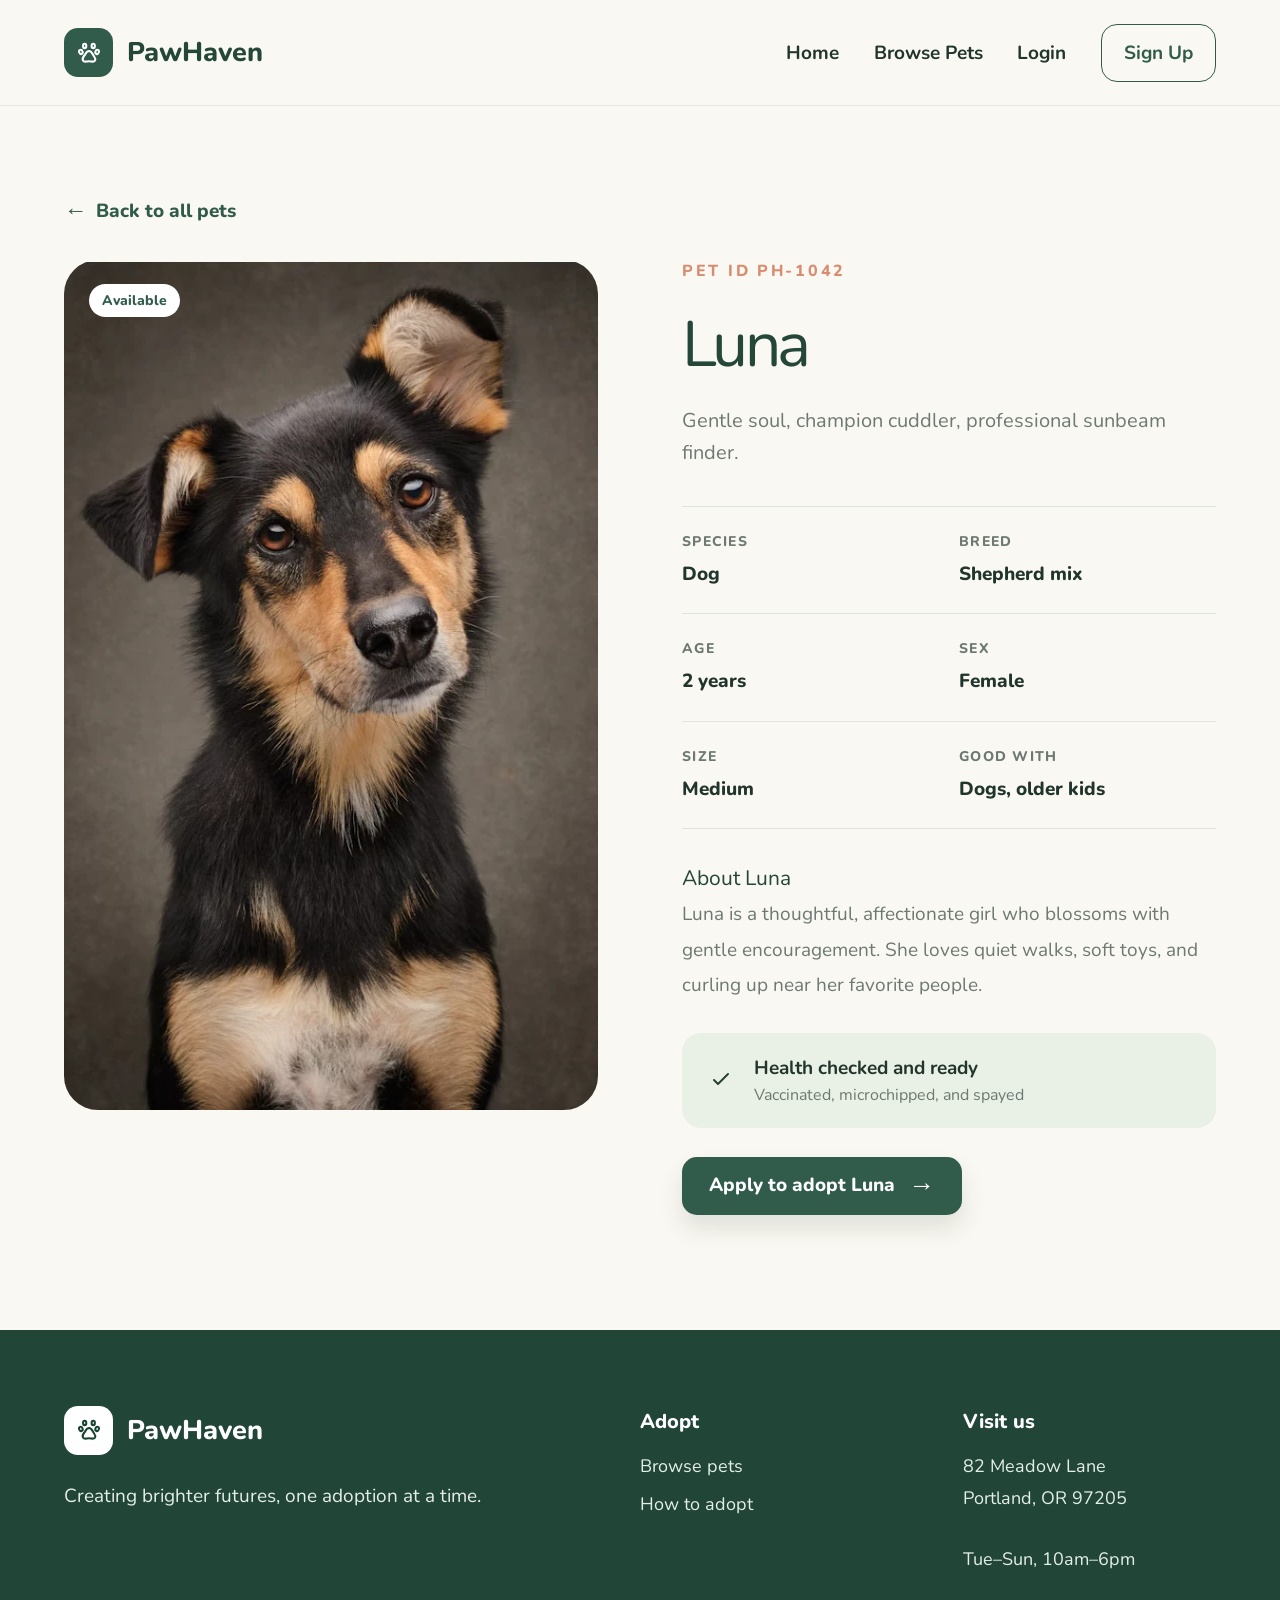
<file: pet-details.html>
<!DOCTYPE html>
<html lang="en">

<head>
    <meta charset="UTF-8">
    <meta name="viewport" content="width=device-width, initial-scale=1.0">
    <meta name="description" content="Meet Luna, Olive and Archie. Discover their stories and adoption status.">
    <title>Pet Details | PawHaven</title>
    <link rel="icon" type="image/svg+xml" href="images/icons/paw.svg">
    <link rel="stylesheet" href="css/common.css">
    <link rel="stylesheet" href="css/guest.css">
</head>

<body class="page-details">
    <a class="skip-link" href="#main-content">Skip to main content</a>
    <header class="site-header">
        <div class="site-container site-header-inner">
            <a class="brand" href="index.html" aria-label="PawHaven home">
                <span class="brand-mark"><img src="images/icons/paw.svg" alt=""></span>
                <span>PawHaven</span>
            </a>
            <nav class="guest-nav" aria-label="Guest navigation">
                <a href="index.html">Home</a>
                <a href="pets.html">Browse Pets</a>
                <a href="login.html">Login</a>
                <a class="signup-link" href="signup-user.html">Sign Up</a>
            </nav>
        </div>
    </header>

    <main id="main-content" class="details-main">
        <div class="content-container">
            <a class="back-link" href="pets.html"><span aria-hidden="true">←</span> Back to all pets</a>
            <!-- CSS :target chooses a pet profile. No JavaScript needed in Phase 1. -->
            <section id="luna" class="pet-profile pet-profile--default" aria-labelledby="luna-heading">
                <div class="profile-photo">
                    <img src="images/pets/luna-detail.webp" alt="Portrait of Luna, a Shepherd mix" width="754"
                        height="850">
                    <span class="pet-badge pet-badge--white">Available</span>
                </div>
                <div class="profile-content">
                    <p class="eyebrow">Pet ID PH-1042</p>
                    <h1 id="luna-heading">Luna</h1>
                    <p class="profile-lede">Gentle soul, champion cuddler, professional sunbeam finder.</p>
                    <dl class="profile-facts">
                        <div class="fact-row">
                            <div class="fact">
                                <dt>Species</dt>
                                <dd>Dog</dd>
                            </div>
                            <div class="fact">
                                <dt>Breed</dt>
                                <dd>Shepherd mix</dd>
                            </div>
                        </div>
                        <div class="fact-row">
                            <div class="fact">
                                <dt>Age</dt>
                                <dd>2 years</dd>
                            </div>
                            <div class="fact">
                                <dt>Sex</dt>
                                <dd>Female</dd>
                            </div>
                        </div>
                        <div class="fact-row">
                            <div class="fact">
                                <dt>Size</dt>
                                <dd>Medium</dd>
                            </div>
                            <div class="fact">
                                <dt>Good with</dt>
                                <dd>Dogs, older kids</dd>
                            </div>
                        </div>
                    </dl>
                    <div class="profile-about">
                        <h2>About Luna</h2>
                        <p>Luna is a thoughtful, affectionate girl who blossoms with gentle encouragement. She loves
                            quiet walks, soft toys, and curling up near her favorite people.</p>
                    </div>
                    <div class="health-banner"><img src="images/icons/check.svg" alt="">
                        <div><strong>Health checked and ready</strong><span>Vaccinated, microchipped, and spayed</span>
                        </div>
                    </div>
                    <div class="profile-action"><a class="btn btn-primary"
                            href="apply-adoption.html?petId=PH-1042">Apply to adopt Luna <span class="btn-arrow"
                                aria-hidden="true">→</span></a></div>
                </div>
            </section>
            <section id="olive" class="pet-profile" aria-labelledby="olive-heading">
                <div class="profile-photo">
                    <img src="images/pets/olive.jpg" alt="Portrait of Olive, a Domestic shorthair" width="754"
                        height="850">
                    <span class="pet-badge pet-badge--white">Available</span>
                </div>
                <div class="profile-content">
                    <p class="eyebrow">Pet ID PH-1043</p>
                    <h1 id="olive-heading">Olive</h1>
                    <p class="profile-lede">Curious eyes, quiet purrs, and a heart full of love.</p>
                    <dl class="profile-facts">
                        <div class="fact-row">
                            <div class="fact">
                                <dt>Species</dt>
                                <dd>Cat</dd>
                            </div>
                            <div class="fact">
                                <dt>Breed</dt>
                                <dd>Domestic shorthair</dd>
                            </div>
                        </div>
                        <div class="fact-row">
                            <div class="fact">
                                <dt>Age</dt>
                                <dd>1 year</dd>
                            </div>
                            <div class="fact">
                                <dt>Sex</dt>
                                <dd>Female</dd>
                            </div>
                        </div>
                        <div class="fact-row">
                            <div class="fact">
                                <dt>Size</dt>
                                <dd>Small</dd>
                            </div>
                            <div class="fact">
                                <dt>Good with</dt>
                                <dd>Calm homes, adults</dd>
                            </div>
                        </div>
                    </dl>
                    <div class="profile-about">
                        <h2>About Olive</h2>
                        <p>Olive is a gentle, curious companion who enjoys peaceful afternoons and watching the world
                            from a sunny window. She warms up to people who give her time and a cozy place to nap.</p>
                    </div>
                    <div class="health-banner"><img src="images/icons/check.svg" alt="">
                        <div><strong>Health checked and ready</strong><span>Vaccinated, microchipped, and spayed</span>
                        </div>
                    </div>
                    <div class="profile-action"><a class="btn btn-primary"
                            href="apply-adoption.html?petId=PH-1043">Apply to adopt Olive <span class="btn-arrow"
                                aria-hidden="true">→</span></a></div>
                </div>
            </section>
            <section id="archie" class="pet-profile" aria-labelledby="archie-heading">
                <div class="profile-photo">
                    <img src="images/pets/archie.jpg" alt="Portrait of Archie, a Labrador mix" width="754" height="850">
                    <span class="pet-badge pet-badge--white pet-badge--adopted">Adopted</span>
                </div>
                <div class="profile-content">
                    <p class="eyebrow">Pet ID PH-1044</p>
                    <h1 id="archie-heading">Archie</h1>
                    <p class="profile-lede">Playful best friend with a soft spot for long walks.</p>
                    <dl class="profile-facts">
                        <div class="fact-row">
                            <div class="fact">
                                <dt>Species</dt>
                                <dd>Dog</dd>
                            </div>
                            <div class="fact">
                                <dt>Breed</dt>
                                <dd>Labrador mix</dd>
                            </div>
                        </div>
                        <div class="fact-row">
                            <div class="fact">
                                <dt>Age</dt>
                                <dd>4 years</dd>
                            </div>
                            <div class="fact">
                                <dt>Sex</dt>
                                <dd>Male</dd>
                            </div>
                        </div>
                        <div class="fact-row">
                            <div class="fact">
                                <dt>Size</dt>
                                <dd>Medium</dd>
                            </div>
                            <div class="fact">
                                <dt>Good with</dt>
                                <dd>Adults, gentle dogs</dd>
                            </div>
                        </div>
                    </dl>
                    <div class="profile-about">
                        <h2>About Archie</h2>
                        <p>Archie has found his forever home! He loves outdoor adventures, patient company, and treats
                            after a good walk. His story is one more happy PawHaven adoption.</p>
                    </div>
                    <div class="health-banner"><img src="images/icons/check.svg" alt="">
                        <div><strong>Health checked and ready</strong><span>Vaccinated, microchipped, and
                                neutered</span></div>
                    </div>
                    <div class="profile-action"><span class="btn btn-disabled"
                            aria-label="This pet has already been adopted">Already adopted</span></div>
                </div>
            </section>
        </div>
    </main>
    <footer class="site-footer">
        <div class="site-container footer-inner">
            <div>
                <a class="brand" href="index.html" aria-label="PawHaven home">
                    <span class="brand-mark"><img src="images/icons/paw.svg" alt=""></span>
                    <span>PawHaven</span>
                </a>
                <p class="footer-tagline">Creating brighter futures, one adoption at a time.</p>
            </div>
            <div class="footer-column">
                <h2>Adopt</h2>
                <a href="pets.html">Browse pets</a>
                <a href="index.html#adoption-steps">How to adopt</a>
            </div>
            <div class="footer-column">
                <h2>Visit us</h2>
                <p>82 Meadow Lane<br>Portland, OR 97205</p>
                <p class="hours">Tue–Sun, 10am–6pm</p>
            </div>
        </div>
    </footer>
</body>

</html>
</file>
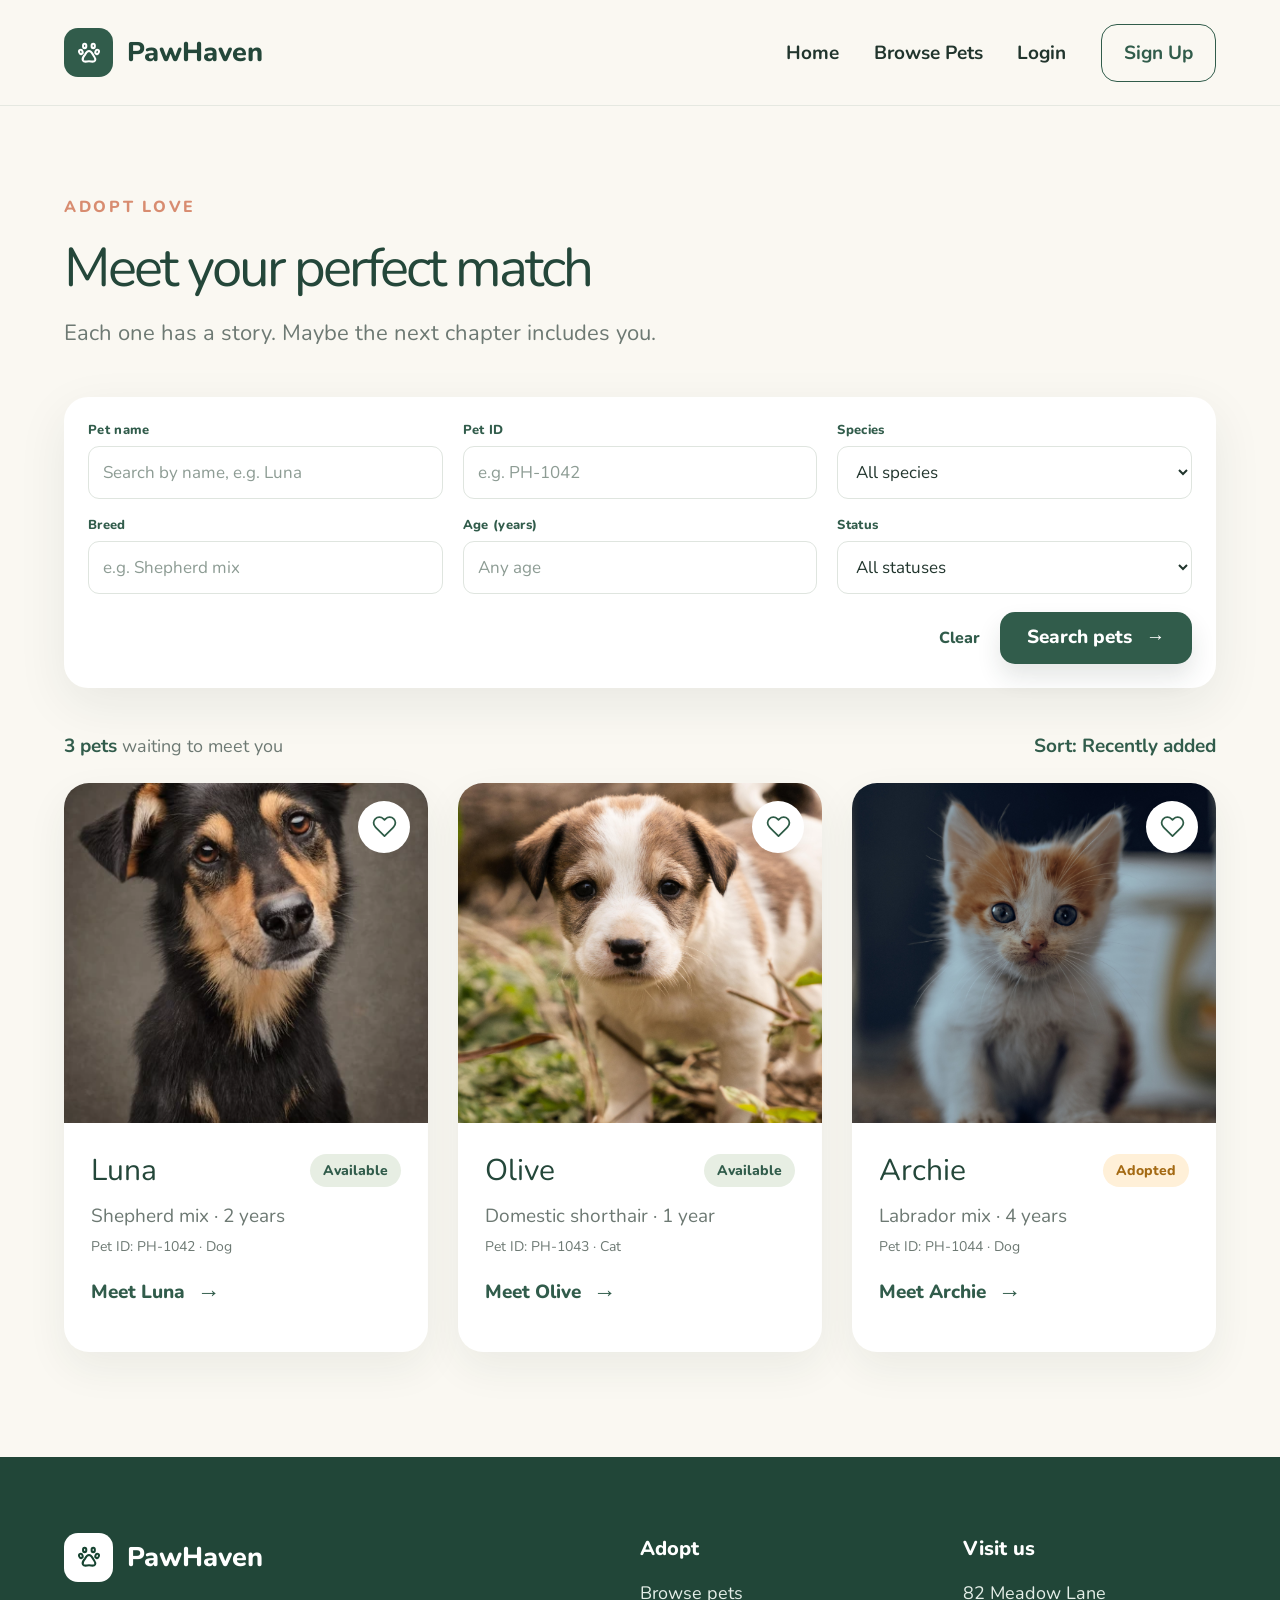
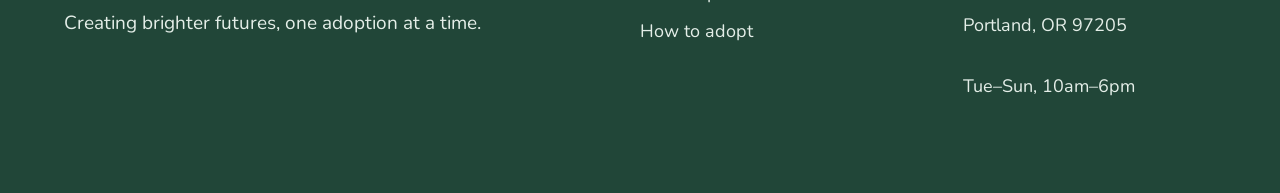
<file: pets.html>
<!DOCTYPE html>
<html lang="en">

<head>
    <meta charset="UTF-8">
    <meta name="viewport" content="width=device-width, initial-scale=1.0">
    <meta name="description"
        content="Browse PawHaven pet profiles and explore pet search fields for name, ID, species, breed, age, and status.">
    <title>Browse Pets | PawHaven</title>
    <link rel="icon" type="image/svg+xml" href="images/icons/paw.svg">
    <link rel="stylesheet" href="css/common.css">
    <link rel="stylesheet" href="css/guest.css">
</head>

<body class="page-browse">
    <a class="skip-link" href="#main-content">Skip to main content</a>
    <header class="site-header">
        <div class="site-container site-header-inner">
            <a class="brand" href="index.html" aria-label="PawHaven home">
                <span class="brand-mark"><img src="images/icons/paw.svg" alt=""></span>
                <span>PawHaven</span>
            </a>
            <nav class="guest-nav" aria-label="Guest navigation">
                <a href="index.html">Home</a>
                <a href="pets.html" aria-current="page">Browse Pets</a>
                <a href="login.html">Login</a>
                <a class="signup-link" href="signup-user.html">Sign Up</a>
            </nav>
        </div>
    </header>

    <main id="main-content" class="browse-main">
        <div class="content-container">
            <div class="browse-intro">
                <p class="eyebrow">Adopt love</p>
                <h1>Meet your perfect match</h1>
                <p>Each one has a story. Maybe the next chapter includes you.</p>
            </div>

            <!-- Search/filter UI for Phase 1 (static HTML). The form can be hooked up in Phase 2. -->
            <form class="search-panel" role="search" action="pets.html" method="get" aria-label="Find pets">
                <div class="search-fields">
                    <div class="search-field">
                        <label for="pet-name">Pet name</label>
                        <input id="pet-name" name="name" type="search" placeholder="Search by name, e.g. Luna"
                            maxlength="70">
                    </div>
                    <div class="search-field">
                        <label for="pet-id">Pet ID</label>
                        <input id="pet-id" name="id" type="search" placeholder="e.g. PH-1042" maxlength="30">
                    </div>
                    <div class="search-field">
                        <label for="pet-species">Species</label>
                        <select id="pet-species" name="species">
                            <option value="">All species</option>
                            <option value="Dog">Dog</option>
                            <option value="Cat">Cat</option>
                        </select>
                    </div>
                    <div class="search-field">
                        <label for="pet-breed">Breed</label>
                        <input id="pet-breed" name="breed" type="search" placeholder="e.g. Shepherd mix" maxlength="70">
                    </div>
                    <div class="search-field">
                        <label for="pet-age">Age (years)</label>
                        <input id="pet-age" name="age" type="number" placeholder="Any age" min="0" max="40" step="1">
                    </div>
                    <div class="search-field">
                        <label for="pet-status">Status</label>
                        <select id="pet-status" name="status">
                            <option value="">All statuses</option>
                            <option value="available">Available</option>
                            <option value="adopted">Adopted</option>
                        </select>
                    </div>
                </div>
                <div class="search-panel-actions">
                    <a href="pets.html" class="text-link clear-filters">Clear</a>
                    <button class="btn btn-primary" type="submit">Search pets <span aria-hidden="true">→</span></button>
                </div>
            </form>

            <div class="browse-toolbar">
                <p><strong>3 pets</strong> waiting to meet you</p>
                <strong>Sort: Recently added</strong>
            </div>
            <section aria-label="Pet listings" class="pets-grid">
                <article class="pet-card">
                    <div class="pet-card-visual">
                        <img src="images/pets/luna.webp" alt="Portrait of Luna, a Shepherd mix" width="516"
                            height="350">
                        <span class="pet-heart" aria-hidden="true"><img src="images/icons/heart.svg" alt=""></span>
                    </div>
                    <div class="pet-card-body">
                        <div class="pet-card-title-row">
                            <h3>Luna</h3>
                            <span class="pet-badge">Available</span>
                        </div>
                        <p class="pet-card-meta">Shepherd mix · 2 years</p>
                        <p class="pet-card-id">Pet ID: PH-1042 · Dog</p>
                        <a class="text-link" href="pet-details.html#luna">Meet Luna <span class="btn-arrow"
                                aria-hidden="true">→</span></a>
                    </div>
                </article>
                <article class="pet-card">
                    <div class="pet-card-visual">
                        <img src="images/pets/olive.jpg" alt="Portrait of Olive, a Domestic shorthair" width="516"
                            height="350">
                        <span class="pet-heart" aria-hidden="true"><img src="images/icons/heart.svg" alt=""></span>
                    </div>
                    <div class="pet-card-body">
                        <div class="pet-card-title-row">
                            <h3>Olive</h3>
                            <span class="pet-badge">Available</span>
                        </div>
                        <p class="pet-card-meta">Domestic shorthair · 1 year</p>
                        <p class="pet-card-id">Pet ID: PH-1043 · Cat</p>
                        <a class="text-link" href="pet-details.html#olive">Meet Olive <span class="btn-arrow"
                                aria-hidden="true">→</span></a>
                    </div>
                </article>
                <article class="pet-card">
                    <div class="pet-card-visual">
                        <img src="images/pets/archie.jpg" alt="Portrait of Archie, a Labrador mix" width="516"
                            height="350">
                        <span class="pet-heart" aria-hidden="true"><img src="images/icons/heart.svg" alt=""></span>
                    </div>
                    <div class="pet-card-body">
                        <div class="pet-card-title-row">
                            <h3>Archie</h3>
                            <span class="pet-badge pet-badge--adopted">Adopted</span>
                        </div>
                        <p class="pet-card-meta">Labrador mix · 4 years</p>
                        <p class="pet-card-id">Pet ID: PH-1044 · Dog</p>
                        <a class="text-link" href="pet-details.html#archie">Meet Archie <span class="btn-arrow"
                                aria-hidden="true">→</span></a>
                    </div>
                </article>
            </section>
        </div>
    </main>
    <footer class="site-footer">
        <div class="site-container footer-inner">
            <div>
                <a class="brand" href="index.html" aria-label="PawHaven home">
                    <span class="brand-mark"><img src="images/icons/paw.svg" alt=""></span>
                    <span>PawHaven</span>
                </a>
                <p class="footer-tagline">Creating brighter futures, one adoption at a time.</p>
            </div>
            <div class="footer-column">
                <h2>Adopt</h2>
                <a href="pets.html">Browse pets</a>
                <a href="index.html#adoption-steps">How to adopt</a>
            </div>
            <div class="footer-column">
                <h2>Visit us</h2>
                <p>82 Meadow Lane<br>Portland, OR 97205</p>
                <p class="hours">Tue–Sun, 10am–6pm</p>
            </div>
        </div>
    </footer>
</body>

</html>
</file>
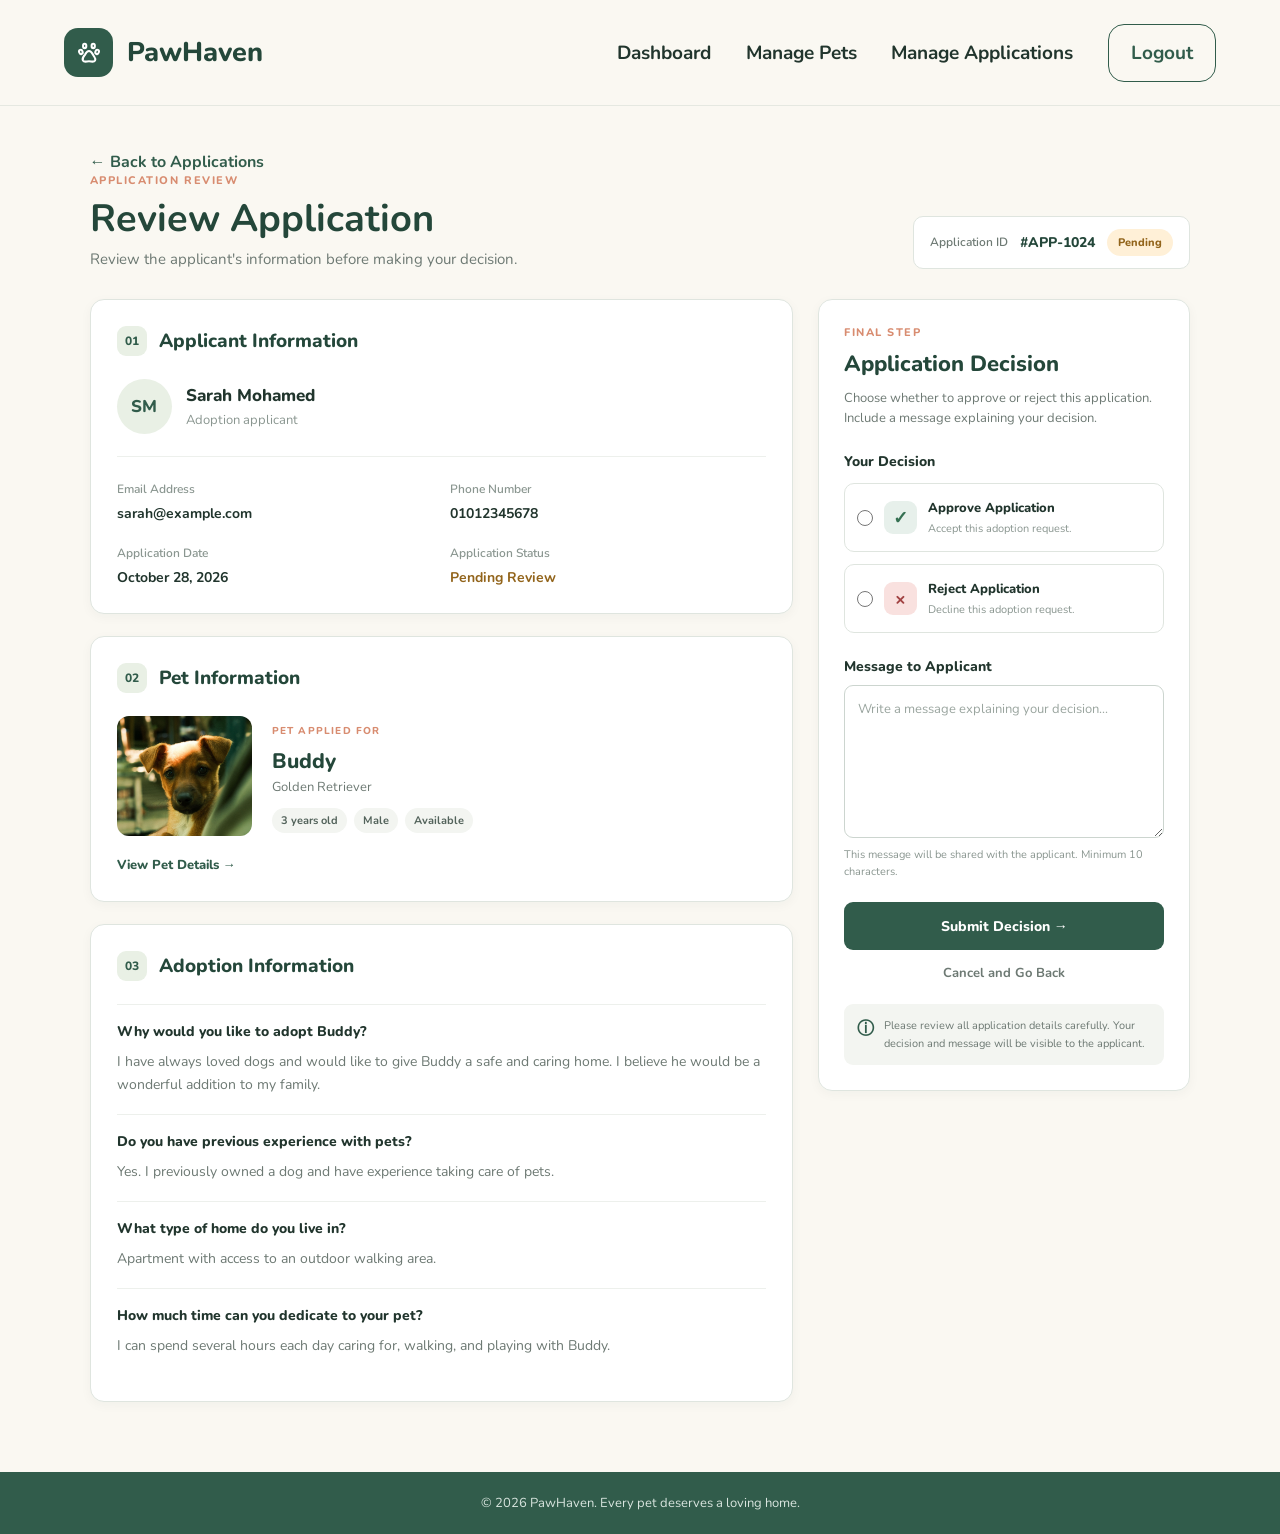
<file: review-application.html>
<!DOCTYPE html>
<html lang="en">

<head>
    <meta charset="UTF-8">
    <meta name="viewport" content="width=device-width, initial-scale=1.0">
    <title>Review Application | PawHaven</title>
    <link rel="icon" type="image/svg+xml" href="images/icons/paw.svg">


    <link rel="stylesheet" href="css/common.css">
    <link rel="stylesheet" href="css/guest.css">
    <link rel="stylesheet" href="css/admin-review.css">
</head>

<body class="review-application-page">

    <!-- Admin Navigation -->
    <header class="site-header">
        <div class="site-container site-header-inner">
            <a class="brand" href="index.html" aria-label="PawHaven home">
                <span class="brand-mark"><img src="images/icons/paw.svg" alt=""></span>
                <span>PawHaven</span>
            </a>
            <nav class="guest-nav" aria-label="Guest navigation">
                <a href="admin-dashboard.html">Dashboard</a>
                <a href="admin-pets.html" aria-current="page">Manage Pets</a>
                <a href="manage-applications.html">Manage Applications</a>
                <a class="signup-link" href="login.html">Logout</a>
            </nav>
        </div>
    </header>

    <main class="review-main">

        <!-- Page Heading -->
        <section class="review-heading">
            <div>
                <a href="manage-applications.html" class="review-back-link">
                    ← Back to Applications
                </a>

                <span class="review-eyebrow">APPLICATION REVIEW</span>
                <h1>Review Application</h1>
                <p>Review the applicant's information before making your decision.</p>
            </div>

            <div class="review-reference">
                <span>Application ID</span>
                <strong>#APP-1024</strong>
                <span class="application-status pending">Pending</span>
            </div>
        </section>

        <div class="review-layout">

            <!-- Left Column: Application Details -->
            <div class="review-details">

                <!-- Applicant Information -->
                <section class="review-card">
                    <div class="review-card-heading">
                        <div>
                            <span class="review-section-number">01</span>
                            <h2>Applicant Information</h2>
                        </div>
                    </div>

                    <div class="applicant-profile">
                        <div class="review-avatar">SM</div>
                        <div>
                            <h3>Sarah Mohamed</h3>
                            <p>Adoption applicant</p>
                        </div>
                    </div>

                    <div class="review-info-grid">
                        <div class="review-info-item">
                            <span>Email Address</span>
                            <strong>sarah@example.com</strong>
                        </div>

                        <div class="review-info-item">
                            <span>Phone Number</span>
                            <strong>01012345678</strong>
                        </div>

                        <div class="review-info-item">
                            <span>Application Date</span>
                            <strong>October 28, 2026</strong>
                        </div>

                        <div class="review-info-item">
                            <span>Application Status</span>
                            <strong class="review-pending-text">Pending Review</strong>
                        </div>
                    </div>
                </section>

                <!-- Pet Information -->
                <section class="review-card">
                    <div class="review-card-heading">
                        <div>
                            <span class="review-section-number">02</span>
                            <h2>Pet Information</h2>
                        </div>
                    </div>

                    <div class="review-pet">
                        <div class="review-pet-image">
                            <img src="images/pets/buddy.jpg" alt="Buddy, a Golden Retriever">
                        </div>

                        <div class="review-pet-details">
                            <span class="review-pet-label">PET APPLIED FOR</span>
                            <h3>Buddy</h3>
                            <p>Golden Retriever</p>
                            <div class="review-pet-meta">
                                <span>3 years old</span>
                                <span>Male</span>
                                <span>Available</span>
                            </div>
                        </div>
                    </div>

                    <a href="pet-details.html" class="review-pet-link">
                        View Pet Details →
                    </a>
                </section>

                <!-- Adoption Questions -->
                <section class="review-card">
                    <div class="review-card-heading">
                        <div>
                            <span class="review-section-number">03</span>
                            <h2>Adoption Information</h2>
                        </div>
                    </div>

                    <div class="review-answer">
                        <h3>Why would you like to adopt Buddy?</h3>
                        <p>
                            I have always loved dogs and would like to give Buddy
                            a safe and caring home. I believe he would be a
                            wonderful addition to my family.
                        </p>
                    </div>

                    <div class="review-answer">
                        <h3>Do you have previous experience with pets?</h3>
                        <p>
                            Yes. I previously owned a dog and have experience
                            taking care of pets.
                        </p>
                    </div>

                    <div class="review-answer">
                        <h3>What type of home do you live in?</h3>
                        <p>Apartment with access to an outdoor walking area.</p>
                    </div>

                    <div class="review-answer">
                        <h3>How much time can you dedicate to your pet?</h3>
                        <p>
                            I can spend several hours each day caring for,
                            walking, and playing with Buddy.
                        </p>
                    </div>
                </section>

            </div>

            <!-- Right Column: Decision Panel -->
            <aside class="review-decision-panel">

                <div class="decision-heading">
                    <span class="review-eyebrow">FINAL STEP</span>
                    <h2>Application Decision</h2>
                    <p>
                        Choose whether to approve or reject this application.
                        Include a message explaining your decision.
                    </p>
                </div>

                <form class="decision-form" action="#" method="post">

                    <fieldset class="decision-options">
                        <legend>Your Decision</legend>

                        <label class="decision-option decision-approve">
                            <input type="radio" name="decision" value="approved" required>

                            <span class="decision-option-content">
                                <span class="decision-option-icon">✓</span>
                                <span>
                                    <strong>Approve Application</strong>
                                    <small>Accept this adoption request.</small>
                                </span>
                            </span>
                        </label>

                        <label class="decision-option decision-reject">
                            <input type="radio" name="decision" value="rejected" required>

                            <span class="decision-option-content">
                                <span class="decision-option-icon">×</span>
                                <span>
                                    <strong>Reject Application</strong>
                                    <small>Decline this adoption request.</small>
                                </span>
                            </span>
                        </label>
                    </fieldset>

                    <div class="decision-message-field">
                        <label for="decision-message">
                            Message to Applicant
                        </label>

                        <textarea id="decision-message" name="decision_message" rows="6" minlength="10" maxlength="1000"
                            placeholder="Write a message explaining your decision..." required></textarea>

                        <small>
                            This message will be shared with the applicant.
                            Minimum 10 characters.
                        </small>
                    </div>

                    <button type="submit" name="submit_decision" value="submit" class="decision-submit">
                        Submit Decision →
                    </button>

                    <a href="manage-applications.html" class="decision-cancel">
                        Cancel and Go Back
                    </a>

                </form>

                <div class="decision-note">
                    <span aria-hidden="true">ⓘ</span>
                    <p>
                        Please review all application details carefully.
                        Your decision and message will be visible to the applicant.
                    </p>
                </div>

            </aside>

        </div>

    </main>

    <footer class="applications-footer">
        <p>© 2026 PawHaven. Every pet deserves a loving home.</p>
    </footer>

</body>

</html>
</file>
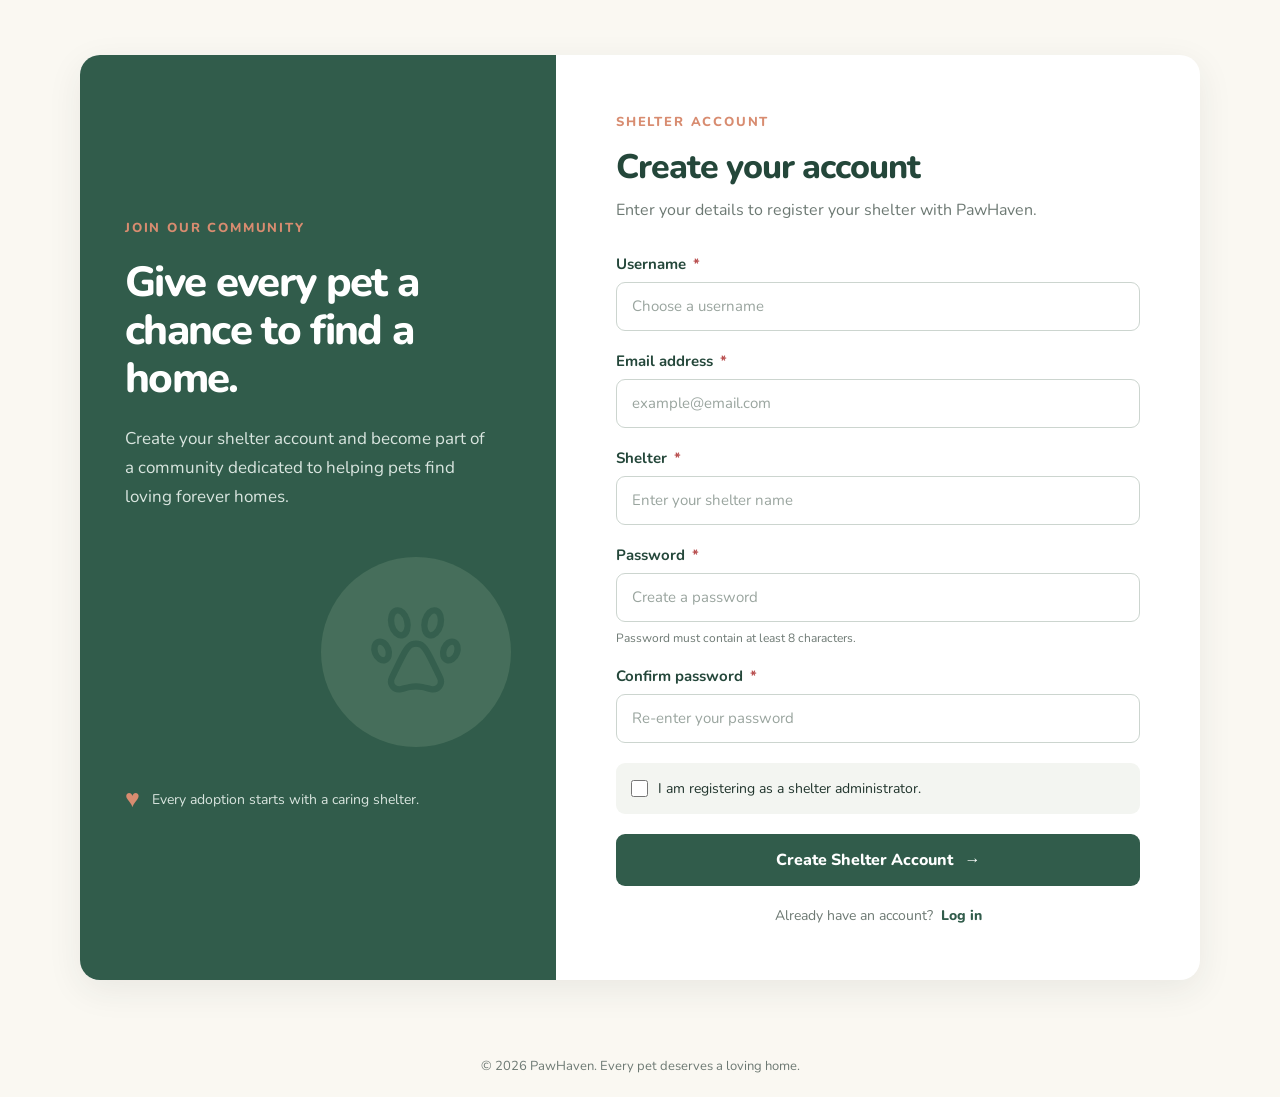
<file: signup-admin.html>
<!DOCTYPE html>
<html lang="en">

<head>
    <meta charset="UTF-8">
    <meta name="viewport" content="width=device-width, initial-scale=1.0">

    <title>Shelter Registration | PawHaven</title>

    <!-- Shared styles -->
    <link rel="stylesheet" href="css/common.css">

    <!-- Admin registration and review styles -->
    <link rel="stylesheet" href="css/admin-review.css">
</head>

<body class="admin-signup-page">

    <!-- Registration Section -->
    <main class="admin-signup-main">

        <!-- Welcome Panel -->
        <aside class="signup-welcome">

            <span class="signup-eyebrow">
                JOIN OUR COMMUNITY
            </span>

            <h1>Give every pet a chance to find a home.</h1>

            <p>
                Create your shelter account and become part of a
                community dedicated to helping pets find loving
                forever homes.
            </p>

            <div class="welcome-decoration" aria-hidden="true">
                <img src="images/icons/paw-green.svg" alt="">
            </div>

            <div class="welcome-note">
                <span class="welcome-note-icon">♥</span>
                <p>
                    Every adoption starts with a caring shelter.
                </p>
            </div>

        </aside>


        <!-- Registration Form -->
        <section class="admin-signup-content">

            <div class="signup-form-heading">
                <span class="signup-eyebrow">SHELTER ACCOUNT</span>

                <h2>Create your account</h2>

                <p>
                    Enter your details to register your shelter
                    with PawHaven.
                </p>
            </div>


            <form class="admin-signup-form" action="admin-dashboard.html" method="post">

                <!-- Username -->
                <div class="signup-field">
                    <label for="username">Username <span class="required">*</span></label>

                    <input type="text" id="username" name="username" placeholder="Choose a username" minlength="3"
                        maxlength="30" autocomplete="username" required>
                </div>


                <!-- Email -->
                <div class="signup-field">
                    <label for="email">Email address <span class="required">*</span></label>

                    <input type="email" id="email" name="email" placeholder="example@email.com" autocomplete="email"
                        required>
                </div>


                <!-- Shelter Name -->
                <div class="signup-field">
                    <label for="shelter-name">Shelter <span class="required">*</span></label>

                    <input type="text" id="shelter-name" name="shelter_name" placeholder="Enter your shelter name"
                        maxlength="100" required>
                </div>


                <!-- Password -->
                <div class="signup-field">
                    <label for="password">Password <span class="required">*</span></label>

                    <input type="password" id="password" name="password" placeholder="Create a password" minlength="8"
                        autocomplete="new-password" required>

                    <small>
                        Password must contain at least 8 characters.
                    </small>
                </div>


                <!-- Confirm Password -->
                <div class="signup-field">
                    <label for="confirm-password">Confirm password <span class="required">*</span></label>

                    <input type="password" id="confirm-password" name="confirm_password"
                        placeholder="Re-enter your password" minlength="8" autocomplete="new-password" required>
                </div>


                <!-- Admin Role -->
                <div class="signup-role">
                    <label class="role-checkbox">
                        <input type="checkbox" name="is_shelteradmin" value="true" required>

                        <span>
                            I am registering as a shelter administrator.
                        </span>
                    </label>
                </div>


                <!-- Submit -->
                <button type="submit" class="signup-submit">
                    Create Shelter Account
                    <span aria-hidden="true">→</span>
                </button>


                <p class="signup-login-link">
                    Already have an account?
                    <a href="login.html">Log in</a>
                </p>

            </form>

        </section>

    </main>


    <!-- Footer -->
    <footer class="signup-footer">
        <p>© 2026 PawHaven. Every pet deserves a loving home.</p>
    </footer>

</body>

</html>
</file>
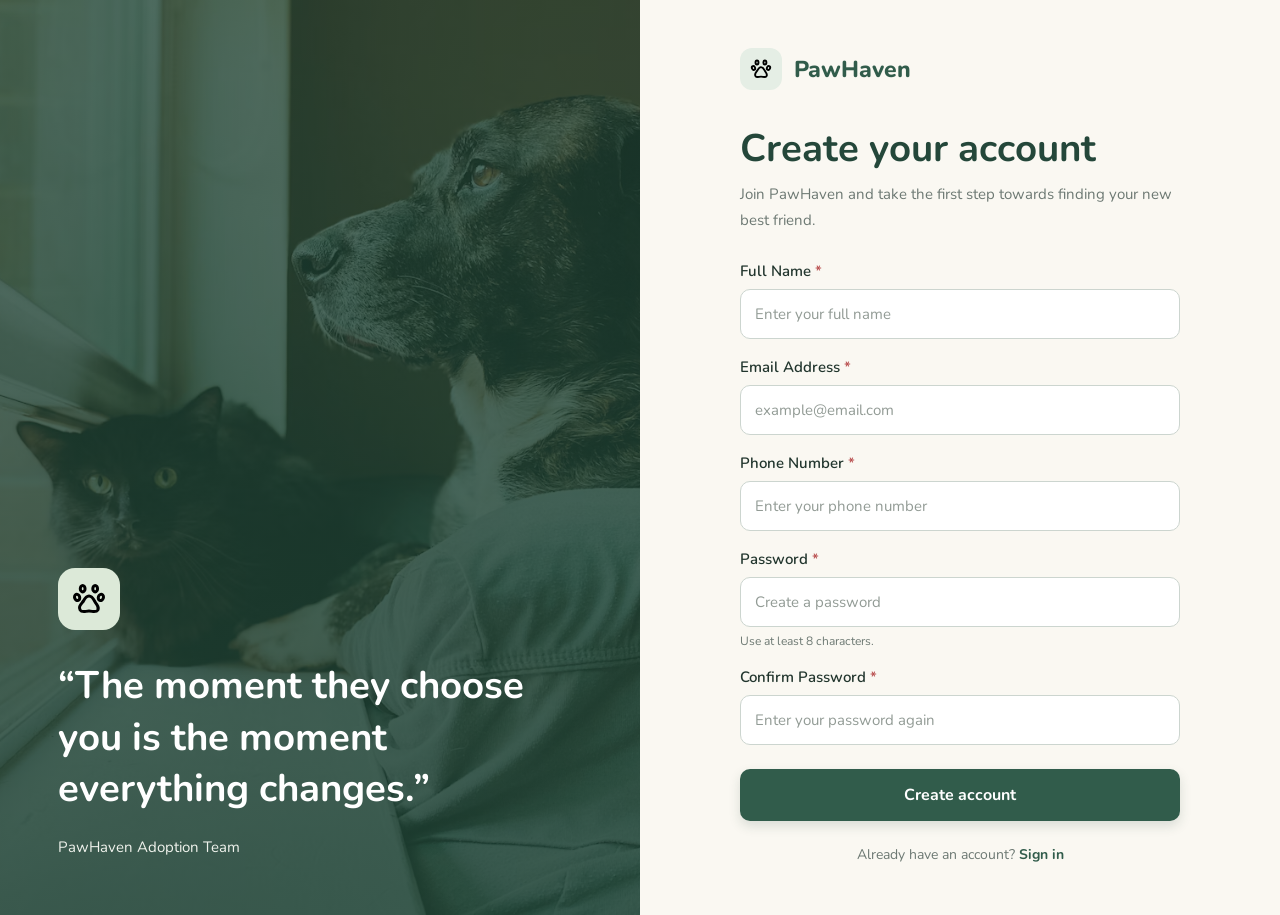
<file: signup-user.html>
<!DOCTYPE html>
<html lang="en">

<head>
    <meta charset="UTF-8">
    <meta name="viewport" content="width=device-width, initial-scale=1.0">
    <meta name="description" content="Create your PawHaven account and start your pet adoption journey.">

    <title>Create Account | PawHaven</title>

    <!-- Shared stylesheet -->
    <link rel="stylesheet" href="css/common.css">

    <!-- User pages stylesheet -->
    <link rel="stylesheet" href="css/user.css">
</head>

<body class="signup-page">

<main class="signup-layout">

    <!-- Left side: image and quote -->
    <section class="signup-visual" aria-label="Welcome to PawHaven">

        <div class="visual-content">

            <div class="paw-mark" aria-hidden="true">
                <img src="images/icons/paw.svg" alt="" class="paw-icon">
            </div>

            <blockquote>
                “The moment they choose you is the moment everything changes.”
            </blockquote>

            <p class="quote-credit">
                PawHaven Adoption Team
            </p>

        </div>

    </section>


    <!-- Right side: registration form -->
    <section class="signup-panel">

        <div class="signup-content">

            <!-- logo -->
            <a href="index.html" class="brand" aria-label="PawHaven home">

                    <span class="brand-icon" aria-hidden="true">
                        <img src="images/icons/paw.svg" alt="" class="paw-icon">
                    </span>

                <span>PawHaven</span>

            </a>

            <div class="signup-heading">

                <h1>Create your account</h1>

                <p>
                    Join PawHaven and take the first step towards finding your new best friend.
                </p>

            </div>


            <!-- Signup form -->
            <form class="signup-form" action="#" method="post">

                <div class="form-group">

                    <label for="full-name">
                        Full Name <span aria-hidden="true">*</span>
                    </label>

                    <input
                            type="text"
                            id="full-name"
                            name="fullName"
                            placeholder="Enter your full name"
                            autocomplete="name"
                            required
                    >

                </div>

                <div class="form-group">

                    <label for="email">
                        Email Address <span aria-hidden="true">*</span>
                    </label>

                    <input
                            type="email"
                            id="email"
                            name="email"
                            placeholder="example@email.com"
                            autocomplete="email"
                            required
                    >

                </div>

                <div class="form-group">

                    <label for="phone">
                        Phone Number <span aria-hidden="true">*</span>
                    </label>

                    <input
                            type="tel"
                            id="phone"
                            name="phone"
                            placeholder="Enter your phone number"
                            autocomplete="tel"
                            required
                    >

                </div>

                <div class="form-group">

                    <label for="password">
                        Password <span aria-hidden="true">*</span>
                    </label>

                    <input
                            type="password"
                            id="password"
                            name="password"
                            placeholder="Create a password"
                            autocomplete="new-password"
                            minlength="8"
                            required
                    >

                    <small class="field-hint">
                        Use at least 8 characters.
                    </small>

                </div>

                <div class="form-group">

                    <label for="confirm-password">
                        Confirm Password <span aria-hidden="true">*</span>
                    </label>

                    <input
                            type="password"
                            id="confirm-password"
                            name="confirmPassword"
                            placeholder="Enter your password again"
                            autocomplete="new-password"
                            minlength="8"
                            required
                    >

                </div>

                <button type="submit" class="submit-btn">
                    Create account
                </button>

            </form>

            <p class="signin-text">
                Already have an account?
                <a href="login.html">Sign in</a>
            </p>

        </div>

    </section>

</main>

</body>
</html>
</file>
<file: css/common.css>
/* 1. Google Fonts import */
@import url('https://fonts.googleapis.com/css2?family=Nunito:wght@400;500;600;700;800&display=swap');

/* 2. CSS Variables */
:root {
    /* Colors */
    --color-primary: #21352D;
    --color-secondary: #6D7973;
    --color-forest: #315C4B;
    --color-heading: #24473A;

    --color-background: #FAF8F2;
    --color-white: #FFFFFF;
    --color-border: #DFE5DF;
    --color-input-border: #CCD5CF;

    --color-terracotta: #D88C70;
    --color-error: #B95050;

    /* Typography */
    --font-primary: 'Nunito', sans-serif;
    --font-regular: 400;
    --font-medium: 500;
    --font-semibold: 600;
    --font-bold: 700;
    --font-extrabold: 800;

    --site-max: 1690px;
}

/* 3. Universal Reset */
* {
    box-sizing: border-box;
    margin: 0;
    padding: 0;
}

/* 4. Body Styles */
body {
    font-family: var(--font-primary);
    font-weight: var(--font-regular);
    font-size: 16px;
    background-color: var(--color-background);
    color: var(--color-primary);
}

/* 5. Heading Styles */
h1,
h2,
h3,
h4 {
    font-weight: var(--font-regular);
    color: var(--color-heading);
}

/* 6. Link Styles and hover effects */
a {
    color: var(--color-forest);
    text-decoration: none;
    font-weight: var(--font-bold);
}

a:hover {
    color: var(--color-terracotta);
}

/* 7. Button Styles */
button {
    font-family: inherit;
    font-size: inherit;
    cursor: pointer;
    border: none;

}

/* 8. Shared Navigation Bar */
.site-header {
    width: 100%;
    border-bottom: 1px solid #e5e8e1;
    background: var(--color-background);
    position: relative;
    z-index: 20;
}

.site-header-inner {
    display: flex;
    align-items: center;
    justify-content: space-between;
    min-height: 105px;
    gap: 32px;
}

.brand {
    display: inline-flex;
    align-items: center;
    gap: 14px;
    font-size: 27px;
    line-height: 1;
    font-weight: 800;
    color: var(--color-heading);
    white-space: nowrap;
}

.brand:hover {
    color: var(--color-heading);
}

.brand-mark {
    height: 49px;
    width: 49px;
    background: var(--color-forest);
    border-radius: 14px;
    display: inline-flex;
    align-items: center;
    justify-content: center;
    flex: none;
}

.brand-mark img {
    width: 26px;
    height: 26px;
    filter: brightness(0) invert(1);
}

.guest-nav {
    display: flex;
    align-items: center;
    gap: clamp(20px, 2.7vw, 52px);
}

.guest-nav a {
    color: var(--color-primary);
    font-size: 19px;
    font-weight: 700;
    white-space: nowrap;
}

.guest-nav a:hover,
.guest-nav a[aria-current="page"]:hover {
    color: var(--color-terracotta);
}

.guest-nav .signup-link {
    border: 1px solid var(--color-forest);
    border-radius: 16px;
    padding: 15px 22px;
    color: var(--color-forest);
}

.guest-nav .signup-link:hover {
    background: var(--color-forest);
    color: white;
}


/* Shared page container */
.site-container {
    width: calc(100% - 10%);
    max-width: var(--site-max);
    margin: 0 auto;
}
</file>
<file: css/guest.css>
/* ==========================================
   index.html + pets.html + pet-details.html
   Shared public layouts, pet cards, hero, search, details
   ========================================== */

/* 1. Shared layout and accessibility */
:root {
    --content-max: 1600px;
    --color-soft-green: #E7EEE3;
    --color-badge-orange: #FFF0D8;
    --shadow-card: 0 16px 42px rgba(28, 54, 44, 0.065);
}

html {
    scroll-behavior: smooth;
}

body {
    min-width: 320px;
}

img {
    display: block;
    max-width: 100%;
}

button,
input,
select {
    font: inherit;
}

:focus-visible {
    outline: 3px solid var(--color-terracotta);
    outline-offset: 4px;
}

.skip-link {
    position: absolute;
    left: 18px;
    top: -80px;
    z-index: 100;
    background: var(--color-forest);
    color: white;
    padding: 11px 18px;
    border-radius: 8px;
}

.skip-link:focus {
    top: 12px;
    color: white;
}

.content-container {
    width: calc(100% - 10%);
    max-width: var(--content-max);
    margin: 0 auto;
}

.eyebrow {
    color: var(--color-terracotta);
    text-transform: uppercase;
    letter-spacing: .17em;
    font-size: 16px;
    line-height: 1.4;
    font-weight: 800;
}

.muted {
    color: var(--color-secondary);
}

/* 2. Buttons and shared elements */
.btn {
    min-height: 58px;
    display: inline-flex;
    gap: 14px;
    justify-content: center;
    align-items: center;
    padding: 13px 27px;
    border-radius: 15px;
    font-size: 19px;
    line-height: 1.35;
    font-weight: 800;
    transition: background .2s ease, color .2s ease, transform .2s ease;
}

.btn:hover {
    transform: translateY(-2px);
}

.btn-primary {
    color: white;
    background: var(--color-forest);
    box-shadow: 0 13px 24px rgba(33, 53, 45, .12);
}

.btn-primary:hover {
    color: white;
    background: var(--color-heading);
}

.btn-outline {
    border: 1px solid #b5c8bd;
    background: transparent;
    color: var(--color-forest);
}

.btn-outline:hover {
    background: #edf3e9;
    color: var(--color-forest);
}

.btn-disabled {
    background: #e5e9e2;
    color: #68776e;
    box-shadow: none;
    cursor: not-allowed;
}

.btn-disabled:hover {
    transform: none;
    color: #68776e;
}

.btn-arrow {
    font-size: 26px;
    font-weight: 400;
    line-height: 1;
}

.text-link {
    display: inline-flex;
    align-items: center;
    gap: 12px;
    font-size: 19px;
    font-weight: 800;
    color: var(--color-forest);
}

.text-link:hover {
    color: var(--color-terracotta);
}

.text-link .btn-arrow {
    font-size: 23px;
}

/* 3. Homepage hero */
.hero {
    overflow: hidden;
    padding: 86px 0 52px;
}

.hero-layout {
    display: grid;
    grid-template-columns: minmax(0, 1.07fr) minmax(0, 1fr);
    align-items: center;
    gap: clamp(40px, 6.8vw, 140px);
}

.hero-copy {
    padding: 23px 0 0;
}

.hero h1 {
    font-size: clamp(58px, 5.05vw, 97px);
    line-height: 1.01;
    letter-spacing: -.055em;
    margin-top: 24px;
    max-width: 790px;
}

.hero-description {
    margin-top: 38px;
    max-width: 740px;
    font-size: clamp(19px, 1.28vw, 25px);
    line-height: 1.72;
    color: var(--color-secondary);
}

.hero-actions {
    display: flex;
    align-items: center;
    gap: 15px;
    flex-wrap: wrap;
    margin-top: 41px;
}

.hero-stats {
    display: flex;
    align-items: center;
    gap: 60px;
    margin-top: 42px;
    padding-top: 29px;
    border-top: 1px solid var(--color-border);
    max-width: 800px;
}

.hero-stat strong {
    display: block;
    color: var(--color-heading);
    font-size: 24px;
    line-height: 1.25;
}

.hero-stat span {
    display: block;
    color: var(--color-secondary);
    font-size: 17px;
    margin-top: 5px;
}

.hero-visual {
    position: relative;
    padding-top: 0;
    margin-top: 0;
    isolation: isolate;
}

.hero-visual::before {
    content: "";
    position: absolute;
    top: -50px;
    left: 19%;
    width: 110%;
    height: 100%;
    background: var(--color-soft-green);
    border-radius: 45% 0 0 0;
    z-index: -1;
}

.hero-photo {
    width: 100%;
    height: clamp(480px, 32.5vw, 620px);
    object-fit: cover;
    object-position: center center;
    border-radius: 195px 195px 30px 30px;
    box-shadow: 0 26px 45px rgba(44, 63, 50, .09);
}

/* 4. Shared pet cards — home + browse */
.featured-section {
    padding: 114px 0 100px;
}

.section-heading {
    display: flex;
    justify-content: space-between;
    align-items: end;
    gap: 26px;
    margin-bottom: 44px;
}

.section-heading h2 {
    font-size: clamp(35px, 2.6vw, 48px);
    letter-spacing: -.045em;
    margin-top: 20px;
}

.pets-grid {
    display: grid;
    grid-template-columns: repeat(3, minmax(0, 1fr));
    gap: 30px;
}

.pet-card {
    min-width: 0;
    overflow: hidden;
    background: var(--color-white);
    border-radius: 25px;
    box-shadow: var(--shadow-card);
}

.pet-card-visual {
    position: relative;
    height: 340px;
    overflow: hidden;
}

.pet-card-visual>img {
    width: 100%;
    height: 100%;
    object-fit: cover;
    transition: transform .35s ease;
}

.pet-card:hover .pet-card-visual>img {
    transform: scale(1.025);
}

.pet-heart {
    position: absolute;
    top: 18px;
    right: 18px;
    width: 52px;
    height: 52px;
    border-radius: 50%;
    background: #fff;
    display: grid;
    place-items: center;
    box-shadow: 0 3px 15px rgba(0, 0, 0, .04);
}

.pet-heart img {
    width: 25px;
    height: 25px;
    filter: invert(30%) sepia(19%) saturate(800%) hue-rotate(100deg);
}

.pet-card-body {
    padding: 30px 27px 35px;
    min-height: 199px;
}

.pet-card-title-row {
    display: flex;
    justify-content: space-between;
    align-items: center;
    gap: 12px;
}

.pet-card h3 {
    font-size: 30px;
    line-height: 1.2;
}

.pet-card-meta {
    margin-top: 13px;
    color: var(--color-secondary);
    font-size: 19px;
    line-height: 1.5;
}

.pet-card-id {
    margin-top: 7px;
    color: var(--color-secondary);
    font-size: 14px;
}

.pet-card .text-link {
    margin-top: 23px;
}

.pet-badge {
    display: inline-flex;
    justify-content: center;
    align-items: center;
    padding: 7px 13px;
    border-radius: 30px;
    background: var(--color-soft-green);
    color: var(--color-forest);
    font-size: 14px;
    font-weight: 800;
    white-space: nowrap;
}

.pet-badge--adopted {
    background: var(--color-badge-orange);
    color: #A46A14;
}

.pet-badge--white {
    background: white;
    color: var(--color-forest);
}

.profile-photo .pet-badge--adopted {
    background: var(--color-badge-orange);
    color: #A46A14;
}

/* 5. Adoption journey panel */
.journey-section {
    padding: 36px 0 85px;
}

.journey-panel {
    max-width: 1810px;
    width: calc(100% - 6%);
    margin: 0 auto;
    background: var(--color-forest);
    border-radius: 37px;
    color: white;
    padding: 83px clamp(40px, 3.2vw, 58px);
    display: grid;
    grid-template-columns: .9fr 1.4fr;
    gap: clamp(48px, 5vw, 100px);
}

.journey-panel h2 {
    margin-top: 28px;
    color: white;
    font-size: clamp(35px, 2.5vw, 49px);
    letter-spacing: -.05em;
}

.journey-description {
    font-size: 20px;
    margin-top: 8px;
    color: #e5efe9;
    line-height: 1.6;
}

.journey-list {
    display: grid;
    grid-template-columns: repeat(2, minmax(0, 1fr));
    column-gap: 75px;
    row-gap: 44px;
}

.journey-item {
    display: flex;
    align-items: flex-start;
    gap: 24px;
}

.journey-number {
    color: #b9cdb8;
    font-weight: 800;
    font-size: 16px;
    padding-top: 2px;
}

.journey-item h3 {
    color: white;
    font-weight: 800;
    font-size: 22px;
}

.journey-item p {
    color: #e3eee6;
    font-size: 16px;
    line-height: 1.6;
    margin-top: 7px;
}

/* 6. Footer — on all public pages */
.site-footer {
    background: #214638;
    color: #e4eee8;
    padding: 76px 0 85px;
}

.footer-inner {
    display: grid;
    grid-template-columns: 1.8fr .9fr .9fr;
    gap: 70px;
}

.site-footer .brand {
    color: #fff;
}

.site-footer .brand:hover {
    color: #fff;
}

.site-footer .brand-mark {
    background: white;
}

.site-footer .brand-mark img {
    filter: invert(21%) sepia(24%) saturate(896%) hue-rotate(103deg);
}

.footer-tagline {
    font-size: 19px;
    margin-top: 25px;
    line-height: 1.7;
}

.footer-column h2 {
    color: white;
    font-size: 20px;
    font-weight: 800;
    margin: 2px 0 15px;
}

.footer-column p,
.footer-column a {
    display: block;
    color: #e4eee8;
    font-size: 18px;
    line-height: 1.8;
    font-weight: 400;
    margin: 0 0 6px;
}

.footer-column a:hover {
    color: #f2a18a;
}

.footer-column .hours {
    margin-top: 28px;
}

/* 7. Browse Pets / search filters */
.browse-main {
    padding: 90px 0 105px;
}

.browse-intro h1 {
    font-size: clamp(50px, 4.25vw, 78px);
    letter-spacing: -.055em;
    line-height: 1.13;
    margin-top: 20px;
}

.browse-intro>p:last-child {
    font-size: 22px;
    color: var(--color-secondary);
    margin-top: 18px;
}

.search-panel {
    margin-top: 49px;
    background: #fff;
    padding: 24px;
    border-radius: 24px;
    box-shadow: 0 16px 50px rgba(30, 54, 45, .08);
}

.search-fields {
    display: grid;
    grid-template-columns: repeat(3, minmax(0, 1fr));
    gap: 17px 20px;
}

.search-field {
    min-width: 0;
    display: flex;
    flex-direction: column;
    gap: 7px;
}

.search-field label {
    font-size: 13px;
    font-weight: 800;
    color: var(--color-forest);
    letter-spacing: .025em;
}

.search-field input,
.search-field select {
    width: 100%;
    min-height: 53px;
    padding: 10px 14px;
    border: 1px solid var(--color-border);
    border-radius: 11px;
    outline: none;
    background: var(--color-white);
    color: var(--color-primary);
    font-size: 17px;
}

.search-field input::placeholder {
    color: #8d9c94;
}

.search-field input:focus,
.search-field select:focus {
    border-color: var(--color-forest);
    outline: 2px solid #dae9df;
}

.search-panel-actions {
    display: flex;
    justify-content: flex-end;
    align-items: center;
    gap: 20px;
    margin-top: 18px;
}

.search-panel .btn {
    min-height: 52px;
}

.clear-filters {
    font-size: 16px;
}

.browse-toolbar {
    display: flex;
    justify-content: space-between;
    gap: 25px;
    align-items: center;
    margin: 45px 0 24px;
}

.browse-toolbar p {
    font-size: 18px;
    color: var(--color-secondary);
}

.browse-toolbar strong {
    color: var(--color-forest);
    font-size: 19px;
}

.browse-main .pet-card-body {
    min-height: 229px;
}

/* 8. Pet Details — one HTML file, three static profile views via :target */
.details-main {
    padding: 89px 0 115px;
}

.back-link {
    display: inline-flex;
    align-items: center;
    gap: 9px;
    font-size: 19px;
    font-weight: 800;
}

.back-link span {
    font-size: 23px;
    font-weight: 400;
}

.pet-profile {
    display: none;
    grid-template-columns: minmax(0, 1fr) minmax(0, 1fr);
    gap: 84px;
    align-items: start;
    margin-top: 34px;
    scroll-margin-top: 25px;
}

.pet-profile--default,
.pet-profile:target {
    display: grid;
}

/* Hide the fallback Luna profile when an explicit profile is selected in the URL. */
body:has(.pet-profile:target) .pet-profile--default:not(:target) {
    display: none;
}

.profile-photo {
    position: relative;
    border-radius: 34px;
    overflow: hidden;
    height: 850px;
    background: #e0e4dd;
}

.profile-photo>img {
    width: 100%;
    height: 100%;
    object-fit: cover;
    object-position: center center;
}

.profile-photo .pet-badge {
    position: absolute;
    top: 24px;
    left: 25px;
}

.profile-content {
    padding-top: 0;
}

.profile-content h1 {
    font-size: clamp(64px, 4.4vw, 87px);
    letter-spacing: -.055em;
    line-height: 1.13;
    margin-top: 27px;
}

.profile-lede {
    font-size: clamp(20px, 1.43vw, 27px);
    color: var(--color-secondary);
    line-height: 1.6;
    margin: 23px 0 37px;
}

.profile-facts {
    border-top: 1px solid var(--color-border);
}

.fact-row {
    display: grid;
    grid-template-columns: repeat(2, minmax(0, 1fr));
    gap: 20px;
    border-bottom: 1px solid var(--color-border);
    padding: 25px 0 26px;
}

.fact dt {
    color: var(--color-secondary);
    text-transform: uppercase;
    font-size: 14px;
    font-weight: 800;
    letter-spacing: .09em;
}

.fact dd {
    font-size: 19px;
    line-height: 1.4;
    font-weight: 800;
    margin-top: 10px;
}

.profile-about {
    margin-top: 35px;
}

.profile-about h2 {
    font-size: 21px;
}

.profile-about p {
    font-size: 19px;
    line-height: 1.85;
    color: var(--color-secondary);
    margin-top: 5px;
}

.health-banner {
    display: flex;
    align-items: center;
    gap: 21px;
    background: #e9f0e5;
    border-radius: 19px;
    padding: 22px 27px;
    margin-top: 30px;
}

.health-banner img {
    width: 24px;
    height: 24px;
    flex: none;
    filter: invert(22%) sepia(16%) saturate(642%) hue-rotate(99deg);
}

.health-banner strong {
    display: block;
    font-size: 19px;
}

.health-banner span {
    display: block;
    color: var(--color-secondary);
    margin-top: 3px;
}

.profile-action {
    margin-top: 29px;
}
</file>
<file: css/pet-form.css>
/* Shared Add Pet + Edit Pet styles.*/

.pet-form-page {
    min-height: 100vh;
    padding: 48px 24px 70px;
    background: var(--color-background);
}

.pet-form-main {
    width: 100%;
    max-width: 1040px;
    margin: 0 auto;
}

.pet-form-back {
    display: inline-flex;
    align-items: center;
    gap: 9px;
    margin-bottom: 26px;
    color: var(--color-forest);
    font-size: 14px;
    font-weight: var(--font-bold);
}

.pet-form-back:hover {
    color: var(--color-terracotta);
}

.pet-form-title {
    margin-bottom: 28px;
}

.pet-form-eyebrow {
    display: block;
    margin-bottom: 9px;
    color: var(--color-terracotta);
    font-size: 11px;
    font-weight: var(--font-extrabold);
    letter-spacing: 1.5px;
    text-transform: uppercase;
}

.pet-form-title h1 {
    margin-bottom: 8px;
    color: var(--color-heading);
    font-size: 38px;
    line-height: 1.2;
    font-weight: var(--font-bold);
    letter-spacing: -0.7px;
}

.pet-form-title p {
    color: var(--color-secondary);
    font-size: 15px;
    line-height: 1.6;
}

.pet-form-card {
    padding: 32px;
    background: var(--color-white);
    border: 1px solid var(--color-border);
    border-radius: 18px;
    box-shadow: 0 6px 24px rgba(35, 70, 57, 0.05);
}

.pet-form-section+.pet-form-section {
    margin-top: 30px;
    padding-top: 28px;
    border-top: 1px solid var(--color-border);
}

.pet-form-section h2 {
    margin-bottom: 7px;
    color: var(--color-heading);
    font-size: 21px;
    font-weight: var(--font-bold);
}

.pet-form-section>p {
    margin-bottom: 20px;
    color: var(--color-secondary);
    font-size: 14px;
    line-height: 1.6;
}

.pet-photo-upload {
    display: flex;
    flex-direction: column;
    align-items: center;
    justify-content: center;
    min-height: 178px;
    padding: 24px;
    border: 2px dashed #C9D4CD;
    border-radius: 15px;
    background: #FBFCF9;
    text-align: center;
    cursor: pointer;
    transition: background-color .2s ease, border-color .2s ease;
}

.pet-photo-upload:hover {
    background: #F3F7F2;
    border-color: var(--color-forest);
}

.pet-upload-symbol {
    display: grid;
    place-items: center;
    width: 42px;
    height: 42px;
    margin-bottom: 11px;
    border-radius: 12px;
    background: #E8F0E9;
    color: var(--color-forest);
    font-size: 27px;
    line-height: 1;
}

.pet-photo-upload strong {
    margin-bottom: 5px;
    color: var(--color-primary);
    font-size: 15px;
    font-weight: var(--font-bold);
}

.pet-photo-upload span:last-child {
    color: var(--color-secondary);
    font-size: 13px;
}

.pet-file-input {
    position: absolute;
    width: 1px;
    height: 1px;
    overflow: hidden;
    clip: rect(0, 0, 0, 0);
    white-space: nowrap;
}

.pet-file-input:focus-visible+.pet-photo-upload {
    outline: 3px solid rgba(49, 92, 75, .25);
    outline-offset: 3px;
}

.pet-form-grid {
    display: grid;
    grid-template-columns: repeat(2, minmax(0, 1fr));
    gap: 20px 22px;
}

.pet-field {
    display: flex;
    flex-direction: column;
    gap: 8px;
    min-width: 0;
    color: var(--color-primary);
    font-size: 14px;
    font-weight: var(--font-bold);
}

.pet-field b {
    color: var(--color-terracotta);
}

.pet-field input,
.pet-field select,
.pet-field textarea {
    width: 100%;
    min-width: 0;
    border: 1px solid var(--color-input-border);
    border-radius: 10px;
    padding: 13px 14px;
    background: var(--color-white);
    color: var(--color-primary);
    font: 400 14px var(--font-primary);
    outline: none;
    transition: border-color .2s ease, box-shadow .2s ease;
}

.pet-field input,
.pet-field select {
    height: 48px;
}

.pet-field textarea {
    min-height: 140px;
    resize: vertical;
    line-height: 1.6;
}

.pet-field input::placeholder,
.pet-field textarea::placeholder {
    color: #9AA49E;
}

.pet-field input:focus,
.pet-field select:focus,
.pet-field textarea:focus {
    border-color: var(--color-forest);
    box-shadow: 0 0 0 3px rgba(168, 195, 160, .3);
}

.pet-field input[readonly] {
    background: #F4F6F3;
    color: var(--color-secondary);
}

.pet-form-actions {
    display: flex;
    justify-content: flex-end;
    align-items: center;
    gap: 12px;
    margin-top: 30px;
    padding-top: 24px;
    border-top: 1px solid var(--color-border);
}

.pet-form-button {
    display: inline-flex;
    justify-content: center;
    align-items: center;
    gap: 10px;
    min-height: 46px;
    padding: 11px 21px;
    border: 1px solid transparent;
    border-radius: 10px;
    font: 700 14px var(--font-primary);
    transition: background-color .2s ease, border-color .2s ease;
}

.pet-form-button.secondary {
    border-color: var(--color-border);
    background: white;
    color: var(--color-forest);
}

.pet-form-button.secondary:hover {
    background: #F4F7F3;
}

.pet-form-button.primary {
    background: var(--color-forest);
    color: white;
}

.pet-form-button.primary:hover {
    background: var(--color-heading);
}

.pet-id-note {
    min-height: 48px;
    display: flex;
    align-items: center;
    padding: 13px 14px;
    border: 1px solid var(--color-border);
    border-radius: 10px;
    background: #F4F6F3;
    color: var(--color-secondary);
    font-size: 14px;
    font-weight: var(--font-regular);
}
</file>
<file: css/admin-pets.css>
/* Admin Dashboard */

body.dashboard-page {
    background-color: var(--color-background);
    color: var(--color-primary);
}

.dashboard {
    max-width: 1400px;
    margin: 0 auto;
    padding: 55px 6%;

}

.dashboard-header {
    display: flex;
    justify-content: space-between;
    align-items: center;
    gap: 20px;
    margin-bottom: 30px;
}

.dashboard-date {
    display: block;
    margin-bottom: 9px;
    color: var(--color-terracotta);
    font-size: 13px;
    font-weight: var(--font-extrabold);
    text-transform: uppercase;
}

.dashboard-page h1 {
    color: var(--color-heading);
    font-size: 38px;
    font-weight: var(--font-bold);
    margin-bottom: 8px;
}

.dashboard-page p {
    color: var(--color-secondary);
    font-size: 15px;
    font-weight: var(--font-regular);
    margin: 0;
}

/* Add Pet Button */

.add-pet-btn {
    display: inline-flex;
    align-items: center;
    justify-content: center;
    gap: 9px;
    padding: 12px 20px;
    background-color: var(--color-forest);
    border-radius: 10px;
    box-shadow: 0 4px 10px rgba(35, 70, 57, 0.12);
    transition: background-color 0.2s ease;
}

.add-pet-btn:hover {
    background-color: var(--color-heading);
}

#add-pet-icon {
    width: 18px;
    height: 18px;
}

.add-pet-link {
    color: var(--color-white);
    font-size: 14px;
    font-weight: var(--font-bold);
}

.add-pet-btn:hover .add-pet-link {
    color: var(--color-white);
}

/* Statistics Cards */

.stats-cards {
    display: grid;
    grid-template-columns: repeat(4, minmax(0, 1fr));
    gap: 20px;
    max-width: 1400px;
    margin: 0 auto 30px;
}

.stat-card {
    background-color: var(--color-white);
    border: 1px solid var(--color-border);
    border-radius: 16px;
    padding: 23px;
    box-shadow: 0 5px 20px rgba(35, 70, 57, 0.04);
}

.stat-card-icon {
    display: flex;
    align-items: center;
    justify-content: center;
    width: 44px;
    height: 44px;
    margin-bottom: 18px;
    border-radius: 12px;
    background-color: #E9F0E5;
}

#paw-icon,
#heart-icon,
#check-icon {
    width: 22px;
    height: 22px;
}

.stat-card:nth-child(2) .stat-card-icon {
    background-color: #FAE8E1;
}

.stat-card h2 {
    color: var(--color-heading);
    font-size: 30px;
    font-weight: var(--font-extrabold);
    margin-bottom: 5px;
}

.stat-card p {
    color: var(--color-secondary);
    font-size: 14px;
}

/* Applications and Quick Actions */

.applications-container {
    display: grid;
    grid-template-columns: 1.5fr 1fr;
    gap: 22px;
    max-width: 1400px;
    margin: 0 auto;
}

.left-app,
.right-actions {
    background-color: var(--color-white);
    border: 1px solid var(--color-border);
    border-radius: 16px;
    padding: 25px;
    box-shadow: 0 5px 20px rgba(35, 70, 57, 0.04);
}

/* Applications Header */

.applications {
    display: flex;
    justify-content: space-between;
    align-items: center;
    gap: 15px;
    margin-bottom: 15px;
}

.applications h3,
.right-actions h3 {
    color: var(--color-heading);
    font-size: 19px;
    font-weight: var(--font-bold);
}

.view-all {
    color: var(--color-forest);
    font-size: 13px;
    font-weight: var(--font-bold);
    white-space: nowrap;
}

.view-all:hover {
    color: var(--color-terracotta);
}

/* Application Items */

.applications-list {
    margin-top: 10px;
}

.application-item {
    display: flex;
    align-items: center;
    gap: 15px;
    padding: 18px 0;
    border-top: 1px solid var(--color-border);
}

.applicant-avatar {
    display: flex;
    align-items: center;
    justify-content: center;
    width: 46px;
    height: 46px;
    min-width: 46px;
    border-radius: 50%;
    background-color: #E9F0E5;
    color: var(--color-forest);
    font-size: 17px;
    font-weight: var(--font-bold);
}

.application-info {
    flex: 1;
    min-width: 0;
}

.application-info h5 {
    color: var(--color-primary);
    font-size: 15px;
    font-weight: var(--font-bold);
    margin-bottom: 4px;
}

.application-info p {
    color: var(--color-secondary);
    font-size: 12px;
}

.application-status {
    padding: 7px 13px;
    border-radius: 30px;
    font-size: 12px;
    font-weight: var(--font-bold);
    white-space: nowrap;
}

.application-status.pending {
    background-color: #FFF0D7;
    color: #92641B;
}

.application-status.approved {
    background-color: #E7F0EB;
    color: #357052;
}

/* Quick Actions */

.right-actions h3 {
    margin-bottom: 18px;
}

.action-item {
    display: flex;
    align-items: center;
    gap: 13px;
    padding: 16px 0;
    border-top: 1px solid var(--color-border);
}

#plus-icon,
#heart-icon-green {
    width: 22px;
    height: 22px;
    flex-shrink: 0;
}

.action-item #paw-icon {
    width: 22px;
    height: 22px;
    flex-shrink: 0;
}

#arrow-icon {
    width: 17px;
    height: 17px;
    flex-shrink: 0;
}

.action-item .add-pet-link {
    flex: 1;
    color: var(--color-primary);
    font-size: 14px;
    font-weight: var(--font-semibold);
}

.action-item .add-pet-link:hover {
    color: var(--color-forest);
}


/* =========================
   Manage Pets Page
========================= */

body.admin-pets-page {
    background-color: var(--color-background);
    color: var(--color-primary);
}

.admin-pets {
    max-width: 1400px;
    margin: 0 auto;
    padding: 55px 6%;

}

/* Page Header */

.pets-header {
    display: flex;
    justify-content: space-between;
    align-items: center;
    gap: 25px;
    margin-bottom: 35px;
}

.pets-eyebrow {
    display: block;
    margin-bottom: 9px;
    color: var(--color-terracotta);
    font-size: 13px;
    font-weight: var(--font-extrabold);
    letter-spacing: 1px;
}

.pets-heading h1 {
    color: var(--color-heading);
    font-size: 38px;
    font-weight: var(--font-bold);
    margin-bottom: 8px;
}

.pets-heading p {
    color: var(--color-secondary);
    font-size: 15px;
}

/* Add Pet Button */

.add-pet-button {
    display: inline-flex;
    align-items: center;
    justify-content: center;
    gap: 9px;
    padding: 12px 20px;
    background-color: var(--color-forest);
    border-radius: 10px;
    box-shadow: 0 4px 10px rgba(35, 70, 57, 0.12);
    color: var(--color-white);
    font-size: 14px;
    font-weight: var(--font-bold);
    white-space: nowrap;
    transition: background-color 0.2s ease;
}

.add-pet-button:hover {
    background-color: var(--color-heading);
    color: var(--color-white);
}

.add-pet-button img {
    width: 18px;
    height: 18px;
}

/* Search and Filters */

.pets-filters {
    display: grid;
    grid-template-columns: minmax(0, 1fr) 220px auto;
    align-items: center;
    gap: 14px;
    margin-bottom: 25px;
}

.pets-search {
    display: flex;
    align-items: center;
    gap: 12px;
    min-width: 0;
    padding: 0 15px;
    height: 48px;
    background-color: var(--color-white);
    border: 1px solid var(--color-input-border);
    border-radius: 10px;
}

.pets-search img {
    width: 19px;
    height: 19px;
    flex-shrink: 0;
}

.pets-search input {
    width: 100%;
    min-width: 0;
    border: none;
    outline: none;
    background: transparent;
    color: var(--color-primary);
    font-family: var(--font-primary);
    font-size: 14px;
}

.pets-search input::placeholder {
    color: var(--color-secondary);
}

.status-filter select {
    width: 100%;
    height: 48px;
    padding: 0 14px;
    border: 1px solid var(--color-input-border);
    border-radius: 10px;
    background-color: var(--color-white);
    color: var(--color-primary);
    font-family: var(--font-primary);
    font-size: 14px;
    cursor: pointer;
}

.filter-button {
    height: 48px;
    padding: 0 25px;
    border-radius: 10px;
    background-color: var(--color-forest);
    color: var(--color-white);
    font-size: 14px;
    font-weight: var(--font-bold);
    transition: background-color 0.2s ease;
}

.filter-button:hover {
    background-color: var(--color-heading);
}

/* Pet Table Container */

.pets-table-card {
    overflow: hidden;
    background-color: var(--color-white);
    border: 1px solid var(--color-border);
    border-radius: 16px;
    box-shadow: 0 5px 20px rgba(35, 70, 57, 0.04);
}

.pets-table-scroll {
    width: 100%;
    overflow-x: auto;
}

.pets-table {
    width: 100%;
    min-width: 850px;
    border-collapse: collapse;
    text-align: left;
}

/* Table Header */

.pets-table thead {
    background-color: #F3F5F1;
}

.pets-table th {
    padding: 18px 22px;
    color: var(--color-secondary);
    font-size: 12px;
    font-weight: var(--font-extrabold);
    text-transform: uppercase;
    letter-spacing: 0.7px;
    white-space: nowrap;
}

/* Table Rows */

.pets-table td {
    padding: 18px 22px;
    border-top: 1px solid var(--color-border);
    color: var(--color-primary);
    font-size: 14px;
    vertical-align: middle;
}

.pets-table tbody tr {
    transition: background-color 0.2s ease;
}

.pets-table tbody tr:hover {
    background-color: #FCFCFA;
}

/* Pet Profile Cell */

.pet-table-profile {
    display: flex;
    align-items: center;
    gap: 13px;
    min-width: 150px;
}

.pet-table-profile img {
    width: 48px;
    height: 48px;
    border-radius: 12px;
    object-fit: cover;
    flex-shrink: 0;
}

.pet-table-profile span {
    color: var(--color-primary);
    font-size: 14px;
    font-weight: var(--font-bold);
}

/* Pet Details */

.pet-details {
    display: flex;
    flex-direction: column;
    gap: 5px;
}

.pet-details span {
    font-size: 14px;
    font-weight: var(--font-semibold);
}

.pet-details small {
    color: var(--color-secondary);
    font-size: 12px;
}

/* Pet Status */

.pet-status {
    display: inline-flex;
    align-items: center;
    justify-content: center;
    padding: 7px 13px;
    border-radius: 30px;
    font-size: 12px;
    font-weight: var(--font-bold);
    white-space: nowrap;
}

.pet-status.available {
    background-color: #E7F0EB;
    color: #357052;
}

.pet-status.pending {
    background-color: #FFF0D7;
    color: #92641B;
}

.pet-status.adopted {
    background-color: #F1E8E4;
    color: #94634F;
}

/* Row Actions */

.pet-actions {
    display: flex;
    align-items: center;
    gap: 7px;
}

.pet-actions a,
.pet-actions button {
    display: inline-flex;
    align-items: center;
    justify-content: center;
    padding: 7px 10px;
    border: none;
    border-radius: 7px;
    background-color: #E9F0E5;
    color: var(--color-forest);
    font-family: var(--font-primary);
    font-size: 12px;
    font-weight: var(--font-bold);
    cursor: pointer;
    transition: background-color 0.2s ease;
}

.pet-actions a:hover,
.pet-actions button:hover {
    background-color: #DCE8D7;
    color: var(--color-heading);
}

.pet-actions .delete-action {
    background-color: #F9E1DF;
    color: var(--color-error);
}

.pet-actions .delete-action:hover {
    background-color: #F3D0CD;
    color: var(--color-error);
}

/* Table Footer */

.pets-table-footer {
    display: flex;
    justify-content: space-between;
    align-items: center;
    gap: 20px;
    padding: 20px 22px;
    border-top: 1px solid var(--color-border);
}

.pets-table-footer p {
    color: var(--color-secondary);
    font-size: 13px;
}

.pets-table-footer strong {
    color: var(--color-primary);
    font-weight: var(--font-bold);
}

.pagination {
    display: flex;
    align-items: center;
    gap: 6px;
}

.pagination button {
    min-width: 34px;
    height: 34px;
    padding: 0 9px;
    border: 1px solid var(--color-border);
    border-radius: 7px;
    background-color: var(--color-white);
    color: var(--color-secondary);
    font-size: 12px;
    font-weight: var(--font-semibold);
}

.pagination button:not(:disabled) {
    cursor: pointer;
}

.pagination button:not(:disabled):hover {
    background-color: #E9F0E5;
    color: var(--color-forest);
}

.pagination button.current-page {
    border-color: var(--color-forest);
    background-color: var(--color-forest);
    color: var(--color-white);
}

.pagination button:disabled {
    opacity: 0.5;
    cursor: not-allowed;
}
</file>
<file: css/account.css>
/* Login Page */

.forget-password {
    display: flex;
    justify-content: flex-end;
    width: 100%;
    margin-top: -8px;
    margin-bottom: 10px;
    font-size: 14px;
}

.login-button {
    width: 100%;
    padding: 15px;
    background-color: var(--color-forest);
    color: var(--color-white);
    font-family: inherit;
    font-size: 16px;
    font-weight: var(--font-extrabold);
    border: none;
    border-radius: 10px;
    cursor: pointer;
    transition: background-color 0.3s ease;
}

.login-button:hover {
    background-color: var(--color-heading);
}

.login-button:active {
    transform: scale(0.99);
}

/**************************************************************/

/* Page 2: My Application */

.application-page {
    padding: 60px 8%;
    min-height: 100vh;
}

.page-intro {
    margin-bottom: 40px;
}

.page-intro .quote {
    color: var(--color-terracotta);
    font-size: 13px;
    line-height: 1.06;
    font-weight: var(--font-extrabold);
    margin-bottom: 10px;
}

.page-intro h1 {
    font-size: 38px;
    font-weight: var(--font-semibold);
    line-height: 1.06;
    letter-spacing: -0.045em;
    margin-bottom: 10px;
}

.page-intro p {
    font-size: 14px;
    line-height: 1.6;
    color: var(--color-secondary);
}

/*--------------------------------------*/

.application-table {
    width: 100%;
    border-collapse: collapse;
    background-color: var(--color-white);
    border: 1px solid var(--color-border);
    border-radius: 18px;
    overflow: hidden;
}

.application-table thead {
    background-color: #F3F5F1;
}

.application-table th {
    padding: 20px 24px;
    text-align: left;
    font-size: 12px;
    font-weight: var(--font-extrabold);
    color: var(--color-secondary);
    text-transform: uppercase;
    letter-spacing: 0.08em;
}

.application-table td {
    padding: 20px 24px;
    font-size: 16px;
    color: var(--color-primary);
    border-top: 1px solid var(--color-border);
}

.pet-info {
    display: flex;
    align-items: center;
    gap: 14px;
}

.pet-info img {
    width: 52px;
    height: 52px;
    border-radius: 12px;
    object-fit: cover;
}

.pet-info span {
    font-weight: var(--font-bold);
}

.status-badge {
    display: inline-block;
    padding: 7px 12px;
    border-radius: 20px;
    font-size: 12px;
    font-weight: var(--font-extrabold);
}

.status-badge.pending {
    background-color: #FFF0D7;
    color: #92641B;
}

.status-badge.approved {
    background-color: #E7F0EB;
    color: #357052;
}

.status-badge.rejected {
    background-color: #F9E1DF;
    color: #A14242;
}

.application-table td a {
    color: var(--color-forest);
    font-weight: var(--font-extrabold);
    font-size: 14px;
    white-space: nowrap;
    transition: color 0.3s ease;
}

.application-table td a:hover {
    color: var(--color-terracotta);
}

.details-unavailable {
    color: var(--color-secondary);
    font-weight: var(--font-bold);
    font-size: 14px;
    cursor: not-allowed;
}

/**************************************************************/

/* Page 3: Application Details */

.application-details-page {
    padding: 60px 8%;
    min-height: 100vh;
}

.application-summary {
    background-color: var(--color-white);
    padding: 32px;
    border: 1px solid var(--color-border);
    border-radius: 18px;
    margin-bottom: 32px;
}

.application-id {
    color: var(--color-terracotta);
    font-size: 13px;
    font-weight: var(--font-extrabold);
    letter-spacing: 0.08em;
    margin-bottom: 12px;
}

.application-summary h1 {
    color: var(--color-heading);
    font-size: 38px;
    font-weight: var(--font-semibold);
    line-height: 1.06;
    letter-spacing: -0.045em;
    margin-bottom: 10px;
}

.submission-date {
    color: var(--color-secondary);
    font-size: 14px;
    font-weight: var(--font-semibold);
    margin-bottom: 20px;
}

/*--------------------------------------*/

.status-message {
    background-color: #E9F0E5;
    padding: 20px 24px;
    border-radius: 12px;
    margin-top: 24px;
}

.status-message h2 {
    color: var(--color-heading);
    font-size: 20px;
    font-weight: var(--font-bold);
    margin-bottom: 8px;
}

.status-message p {
    color: var(--color-secondary);
    font-size: 14px;
    font-weight: var(--font-regular);
    line-height: 1.6;
}

/*--------------------------------------*/

.applicant-information {
    background-color: var(--color-white);
    padding: 32px;
    border: 1px solid var(--color-border);
    border-radius: 18px;
    margin-bottom: 32px;
}

.applicant-information h2 {
    color: var(--color-heading);
    font-size: 22px;
    font-weight: var(--font-semibold);
    margin-bottom: 24px;
}

.applicant-details {
    display: grid;
    grid-template-columns: repeat(2, 1fr);
    gap: 24px;
}

.detail-item p {
    color: var(--color-secondary);
    font-size: 12px;
    font-weight: var(--font-extrabold);
    letter-spacing: 0.08em;
    text-transform: uppercase;
    margin-bottom: 8px;
}

.detail-item span {
    display: block;
    color: var(--color-primary);
    font-size: 16px;
    font-weight: var(--font-bold);
    line-height: 1.5;
}

/*--------------------------------------*/

.adoption-answers {
    background-color: var(--color-white);
    padding: 32px;
    border: 1px solid var(--color-border);
    border-radius: 18px;
    margin-bottom: 32px;
}

.adoption-answers h2 {
    color: var(--color-heading);
    font-size: 22px;
    font-weight: var(--font-semibold);
    margin-bottom: 24px;
}

.answer-item h3 {
    color: var(--color-heading);
    font-size: 18px;
    font-weight: var(--font-bold);
    margin-bottom: 12px;
}

.answer-item p {
    color: var(--color-secondary);
    font-size: 16px;
    font-weight: var(--font-regular);
    line-height: 1.7;
}

/*--------------------------------------*/

.decision-update {
    background-color: var(--color-white);
    padding: 32px;
    border: 1px solid var(--color-border);
    border-radius: 18px;
}

.decision-update h2 {
    color: var(--color-heading);
    font-size: 22px;
    font-weight: var(--font-semibold);
    margin-bottom: 10px;
}

.decision-update p {
    color: var(--color-secondary);
    font-size: 14px;
    font-weight: var(--font-regular);
    line-height: 1.6;
}
</file>
<file: css/user.css>
/*
styles for:
   1. User signup page
   2. Adoption application page
*/


/* signup page */

/* General signup page */

.signup-page {
    min-height: 100vh;
    background: var(--color-background);
    color: var(--color-primary);
}


/* Main two-column layout */

.signup-layout {
    display: grid;
    grid-template-columns: repeat(2, minmax(0, 1fr));
    min-height: 100vh;
    width: 100%;
}


/* Left side: pet photo and quote */

.signup-visual {
    display: flex;
    align-items: flex-end;
    min-height: 100vh;
    padding: 9%;
    color: #FFFFFF;

    background:
        linear-gradient(rgba(31, 68, 53, 0.70),
            rgba(31, 68, 53, 0.84)),
        url("../images/pets/signup-pets.jpeg") center / cover no-repeat;
}

.visual-content {
    width: 100%;
}


/* Paw icon */

.paw-mark {
    display: flex;
    align-items: center;
    justify-content: center;

    width: 62px;
    height: 62px;
    margin-bottom: 30px;

    border-radius: 17px;
    background: #DCE9D8;
}

.paw-icon {
    display: block;
    width: 24px;
    height: 24px;
    object-fit: contain;
    color: var(--color-forest);
}

.paw-mark .paw-icon {
    width: 38px;
    height: 38px;
}


/* Quote */

.signup-visual blockquote {
    max-width: 580px;

    font-size: clamp(30px, 3vw, 43px);
    font-weight: var(--font-bold);
    line-height: 1.35;
}

.quote-credit {
    margin-top: 22px;

    color: #F0F3ED;
    font-size: 15px;
}


/* Right side: registration panel */

.signup-panel {
    display: flex;
    align-items: center;
    justify-content: center;

    padding: 48px 8%;
    background: var(--color-background);
}

.signup-content {
    width: 100%;
    max-width: 440px;
}


/* PawHaven brand */

.signup-page .brand {
    display: inline-flex;
    align-items: center;
    gap: 12px;

    margin-bottom: 36px;

    color: var(--color-forest);
    font-size: 23px;
    font-weight: var(--font-extrabold);
}

.brand-icon {
    display: flex;
    align-items: center;
    justify-content: center;

    width: 42px;
    height: 42px;

    border-radius: 12px;
    background: #E5EEE5;
}


/* Signup heading */

.signup-heading {
    margin-bottom: 28px;
}

.signup-heading h1 {
    margin-bottom: 10px;

    color: var(--color-heading);
    font-size: clamp(32px, 3vw, 40px);
    font-weight: var(--font-bold);
    line-height: 1.2;
}

.signup-heading p {
    color: var(--color-secondary);
    font-size: 15px;
    line-height: 1.7;
}


/* Signup form fields */

.signup-form .form-group {
    margin-bottom: 18px;
}

.signup-form label,
.application-form label {
    display: block;
    margin-bottom: 8px;

    color: var(--color-primary);
    font-size: 15px;
    font-weight: var(--font-semibold);
}

.signup-form label span,
.application-form label span {
    color: var(--color-error);
}


/* Input fields */

.signup-form input,
.application-form input,
.application-form select,
.application-form textarea {
    display: block;
    width: 100%;
    min-height: 50px;
    padding: 12px 14px;

    border: 1px solid var(--color-input-border);
    border-radius: 10px;

    background: var(--color-white);
    color: var(--color-primary);

    font-family: inherit;
    font-size: 15px;

    transition:
        border-color 0.2s ease,
        box-shadow 0.2s ease;
}


/* Input focus effect */

.signup-form input:focus,
.application-form input:focus,
.application-form select:focus,
.application-form textarea:focus {
    outline: none;

    border-color: var(--color-forest);
    box-shadow: 0 0 0 3px rgba(49, 92, 75, 0.13);
}


/* Password hint */

.field-hint {
    display: block;
    margin-top: 6px;

    color: var(--color-secondary);
    font-size: 12px;
}


/* Create account button */

.submit-btn {
    display: block;
    width: 100%;
    min-height: 52px;

    margin-top: 24px;
    padding: 13px 18px;

    border-radius: 10px;
    background: var(--color-forest);
    color: var(--color-white);

    font-family: inherit;
    font-size: 16px;
    font-weight: var(--font-bold);

    box-shadow: 0 5px 12px rgba(34, 67, 52, 0.15);

    transition:
        background 0.2s ease,
        transform 0.2s ease;
}

.submit-btn:hover {
    background: #264A3D;
    transform: translateY(-1px);
}

.submit-btn:focus-visible,
.submit-button:focus-visible {
    outline: 3px solid #A9C9B4;
    outline-offset: 3px;
}


/* Sign-in link */

.signin-text {
    margin-top: 22px;

    color: var(--color-secondary);
    font-size: 14px;
    line-height: 1.7;
    text-align: center;
}

.signin-text a {
    color: var(--color-forest);
    font-weight: var(--font-bold);
}

.signin-text a:hover {
    color: var(--color-terracotta);
    text-decoration: underline;
}



/* apply adoption page */

/* General page */

.adoption-page {
    min-height: 100vh;
    background: var(--color-background);
    color: var(--color-primary);
}


/* Main content */

.adoption-main {
    width: 100%;
    max-width: 850px;

    margin: 0 auto;
    padding: 48px 24px 64px;
}


/* Page heading */

.adoption-heading {
    margin-bottom: 26px;
}

.application-label {
    margin-bottom: 9px;

    color: var(--color-terracotta);
    font-size: 12px;
    font-weight: var(--font-extrabold);
    letter-spacing: 1px;
}

.adoption-heading h1 {
    margin-bottom: 9px;

    color: var(--color-heading);
    font-size: 38px;
    font-weight: var(--font-bold);
    line-height: 1.2;
}

.heading-description {
    color: var(--color-secondary);
    font-size: 15px;
    line-height: 1.7;
}


/* Application form card */

.application-form {
    width: 100%;
    max-width: 680px;

    margin: 0 auto;
    padding: 32px;

    border: 1px solid var(--color-border);
    border-radius: 16px;

    background: var(--color-white);
    box-shadow: 0 8px 26px rgba(38, 59, 50, 0.05);
}

.application-form.adoption-form {
    max-width: none;
    margin: 0;
}


/* Form sections */

.form-section+.form-section {
    margin-top: 28px;
    padding-top: 25px;

    border-top: 1px solid var(--color-border);
}

.form-section h2 {
    margin-bottom: 20px;

    color: var(--color-heading);
    font-size: 21px;
    font-weight: var(--font-bold);
}


/* Two-column form layout */

.form-grid {
    display: grid;
    grid-template-columns: repeat(2, minmax(0, 1fr));
    gap: 20px 22px;
}

.application-form .form-group {
    min-width: 0;
    margin-bottom: 20px;
}

.application-form.adoption-form .form-group {
    margin-bottom: 0;
}


/* Reason for adoption */

.application-form textarea {
    min-height: 145px;
    line-height: 1.6;
    resize: vertical;
}

.application-form .reason-group {
    margin-top: 24px;
}


/* Placeholder text */

.application-form textarea::placeholder,
.signup-form input::placeholder,
.application-form input::placeholder {
    color: #929B95;
    opacity: 1;
}


/* Confirmation checkbox */

.confirmation-group {
    display: flex;
    align-items: flex-start;
    gap: 11px;

    margin-top: 24px;
}

.application-form .confirmation-group input[type="checkbox"] {
    width: 17px;
    height: 17px;
    min-height: 17px;

    flex: 0 0 17px;
    margin: 3px 0 0;
    padding: 0;

    accent-color: var(--color-forest);
    cursor: pointer;
}

.application-form .confirmation-group label {
    margin: 0;

    color: var(--color-secondary);
    font-size: 14px;
    font-weight: var(--font-regular);
    line-height: 1.5;

    cursor: pointer;
}


/* Submit application button */

.form-actions {
    display: flex;
    justify-content: flex-end;

    margin-top: 28px;
}

.submit-button {
    display: inline-flex;
    align-items: center;
    justify-content: center;

    min-height: 48px;
    padding: 12px 22px;

    border: 1px solid var(--color-forest);
    border-radius: 10px;

    background: var(--color-forest);
    color: var(--color-white);

    font-family: inherit;
    font-size: 15px;
    font-weight: var(--font-bold);

    cursor: pointer;

    transition: background 0.2s ease;
}

.submit-button:hover {
    background: #264A3D;
}
</file>
<file: css/admin-review.css>
/* ADMIN REGISTRATION PAGE */

/* Page layout */

.admin-signup-page {
    min-height: 100vh;
    display: flex;
    flex-direction: column;
}

/* Main section */

.admin-signup-main {
    width: min(1120px, 90%);
    margin: 55px auto;
    display: grid;
    grid-template-columns: 0.85fr 1.15fr;
    align-items: stretch;
    background-color: var(--color-white);
    border-radius: 20px;
    overflow: hidden;
    box-shadow: 0 10px 35px rgba(33, 53, 45, 0.08);
}


/* Welcome panel */

.signup-welcome {
    position: relative;
    overflow: hidden;
    padding: 65px 45px;
    background-color: var(--color-forest);
    color: var(--color-white);
    display: flex;
    flex-direction: column;
    justify-content: center;
}

.signup-eyebrow {
    color: var(--color-terracotta);
    font-size: 13px;
    font-weight: 800;
    letter-spacing: 0.14em;
}

.signup-welcome h1 {
    margin-top: 22px;
    color: var(--color-white);
    font-size: 42px;
    line-height: 1.15;
    font-weight: 800;
    letter-spacing: -0.04em;
}

.signup-welcome>p {
    margin-top: 22px;
    color: #D9E5DF;
    font-size: 17px;
    line-height: 1.7;
    max-width: 370px;
}

.welcome-decoration {
    width: 190px;
    height: 190px;
    margin-top: 45px;
    margin-left: auto;
    border-radius: 50%;
    background-color: rgba(168, 195, 160, 0.18);
    display: flex;
    justify-content: center;
    align-items: center;
}

.welcome-decoration img {
    width: 100px;
    opacity: 0.8;
}

.welcome-note {
    display: flex;
    align-items: center;
    gap: 12px;
    margin-top: 35px;
}

.welcome-note-icon {
    color: var(--color-terracotta);
    font-size: 25px;
}

.welcome-note p {
    color: #D9E5DF;
    font-size: 14px;
}


/* Registration content */

.admin-signup-content {
    padding: 55px 60px;
}

.signup-form-heading {
    margin-bottom: 30px;
}

.signup-form-heading h2 {
    margin-top: 12px;
    font-size: 34px;
    font-weight: 800;
    letter-spacing: -0.03em;
}

.signup-form-heading p {
    margin-top: 8px;
    color: var(--color-secondary);
    line-height: 1.6;
}


/* Form fields */

.admin-signup-form {
    display: flex;
    flex-direction: column;
    gap: 20px;
}

.signup-field {
    display: flex;
    flex-direction: column;
    gap: 8px;
}

.signup-field label {
    color: var(--color-heading);
    font-size: 15px;
    font-weight: 700;
}

.signup-field input {
    width: 100%;
    min-height: 49px;
    padding: 12px 15px;
    border: 1px solid var(--color-input-border);
    border-radius: 9px;
    background-color: var(--color-white);
    color: var(--color-primary);
    font-family: inherit;
    font-size: 15px;
    outline: none;
    transition: border-color 0.2s ease,
        box-shadow 0.2s ease;
}

.signup-field input::placeholder {
    color: #9AA59F;
}

.signup-field input:focus {
    border-color: var(--color-forest);
    box-shadow: 0 0 0 3px rgba(49, 92, 75, 0.12);
}

.signup-field small {
    color: var(--color-secondary);
    font-size: 12px;
}

.required {
    color: var(--color-error);
    margin-left: 3px;
}


/* Admin role checkbox */

.signup-role {
    padding: 15px;
    background-color: #F3F5F1;
    border-radius: 9px;
}

.role-checkbox {
    display: flex;
    align-items: flex-start;
    gap: 10px;
    color: var(--color-primary);
    font-size: 14px;
    line-height: 1.5;
    cursor: pointer;
}

.role-checkbox input {
    width: 17px;
    height: 17px;
    margin-top: 2px;
    accent-color: var(--color-forest);
    flex-shrink: 0;
}


/* Submit button */

.signup-submit {
    width: 100%;
    min-height: 52px;
    padding: 12px 20px;
    display: flex;
    justify-content: center;
    align-items: center;
    gap: 12px;
    background-color: var(--color-forest);
    color: var(--color-white);
    border-radius: 9px;
    font-family: inherit;
    font-size: 16px;
    font-weight: 800;
    transition: background-color 0.2s ease,
        transform 0.2s ease;
}

.signup-submit:hover {
    background-color: var(--color-heading);
    transform: translateY(-2px);
}


/* Login link */

.signup-login-link {
    text-align: center;
    color: var(--color-secondary);
    font-size: 14px;
}

.signup-login-link a {
    margin-left: 4px;
    font-weight: 800;
}


/* Footer */

.signup-footer {
    margin-top: auto;
    padding: 22px;
    text-align: center;
    color: var(--color-secondary);
    font-size: 13px;
}


/* MANAGE APPLICATIONS PAGE */

.manage-applications-page {
    min-height: 100vh;
    background-color: #FAF8F2;
    color: #21352D;
}

/* Main Content */

.applications-main {
    width: min(1200px, 86%);
    margin: 0 auto;
    padding: 55px 0 70px;
}

.applications-heading {
    margin-bottom: 32px;
}

.applications-eyebrow {
    display: block;
    margin-bottom: 10px;
    color: #D88C70;
    font-size: 12px;
    font-weight: 800;
    letter-spacing: 0.14em;
}

.applications-heading h1 {
    margin: 0 0 8px;
    color: var(--color-heading);
    font-size: 38px;
    font-weight: var(--font-bold);
    line-height: 1.15;
}

.applications-heading p {
    margin: 0;
    color: #6D7973;
    font-size: 16px;
}

/* Summary Cards */

.application-stats {
    display: grid;
    grid-template-columns: repeat(4, 1fr);
    gap: 18px;
    margin-bottom: 30px;
}

.application-stat-card {
    display: flex;
    align-items: center;
    gap: 15px;
    min-height: 110px;
    padding: 22px;
    background-color: #FFFFFF;
    border: 1px solid #DFE5DF;
    border-radius: 14px;
    box-shadow: 0 3px 12px rgba(33, 53, 45, 0.04);
}

.stat-icon {
    width: 44px;
    height: 44px;
    display: grid;
    place-items: center;
    flex-shrink: 0;
    border-radius: 12px;
    font-size: 23px;
    font-weight: 800;
}

.stat-icon-total {
    color: #315C4B;
    background-color: #E9F0E5;
}

.stat-icon-pending {
    color: #92641B;
    background-color: #FFF0D7;
}

.stat-icon-approved {
    color: #357052;
    background-color: #E7F0EB;
}

.stat-icon-rejected {
    color: #A14242;
    background-color: #F9E1DF;
}

.application-stat-card p {
    margin: 0 0 5px;
    color: #6D7973;
    font-size: 13px;
    font-weight: 600;
}

.application-stat-card h2 {
    margin: 0;
    color: #24473A;
    font-size: 27px;
    font-weight: 800;
}

/* Applications Panel */

.applications-panel {
    overflow: hidden;
    background-color: #FFFFFF;
    border: 1px solid #DFE5DF;
    border-radius: 16px;
    box-shadow: 0 4px 16px rgba(33, 53, 45, 0.04);
}

.applications-panel-heading {
    padding: 25px 28px 20px;
}

.applications-panel-heading h2 {
    margin: 0 0 6px;
    color: #24473A;
    font-size: 22px;
    font-weight: 800;
}

.applications-panel-heading p {
    margin: 0;
    color: #6D7973;
    font-size: 14px;
}

/* Filters */

.application-filters {
    display: grid;
    grid-template-columns: 2fr 1fr 1fr auto;
    align-items: end;
    gap: 15px;
    padding: 20px 28px;
    background-color: #F8F9F6;
    border-top: 1px solid #DFE5DF;
    border-bottom: 1px solid #DFE5DF;
}

.application-filter-field {
    display: flex;
    flex-direction: column;
    gap: 8px;
}

.application-filter-field label {
    color: #21352D;
    font-size: 13px;
    font-weight: 700;
}

.application-filter-field input,
.application-filter-field select {
    width: 100%;
    min-height: 43px;
    padding: 0 12px;
    border: 1px solid #CCD5CF;
    border-radius: 8px;
    outline: none;
    background-color: #FFFFFF;
    color: #21352D;
    font-family: inherit;
    font-size: 14px;
}

.application-filter-field input:focus,
.application-filter-field select:focus {
    border-color: #315C4B;
    box-shadow: 0 0 0 3px rgba(49, 92, 75, 0.10);
}

.application-filter-field input::placeholder {
    color: #9AA59F;
}

.application-filter-button {
    min-height: 43px;
    padding: 0 20px;
    border: none;
    border-radius: 8px;
    background-color: #315C4B;
    color: #FFFFFF;
    font-family: inherit;
    font-size: 14px;
    font-weight: 800;
    cursor: pointer;
    transition: background-color 0.2s ease;
}

.application-filter-button:hover {
    background-color: #24473A;
}

/* Applications Table */

.applications-table-wrapper {
    width: 100%;
    overflow-x: auto;
}

.applications-table {
    width: 100%;
    border-collapse: collapse;
    text-align: left;
    white-space: nowrap;
}

.applications-table th {
    padding: 16px 20px;
    background-color: #F3F5F1;
    color: #6D7973;
    font-size: 11px;
    font-weight: 800;
    letter-spacing: 0.07em;
    text-transform: uppercase;
}

.applications-table td {
    padding: 17px 20px;
    border-bottom: 1px solid #EDF0EC;
    color: #53635B;
    font-size: 13px;
}

.applications-table tbody tr:last-child td {
    border-bottom: none;
}

.applications-table tbody tr:hover {
    background-color: #FCFDFB;
}

.application-id {
    color: #315C4B !important;
    font-weight: 800;
}

.applicant-cell {
    display: flex;
    align-items: center;
    gap: 11px;
}

.applicant-avatar {
    width: 36px;
    height: 36px;
    display: grid;
    place-items: center;
    flex-shrink: 0;
    border-radius: 50%;
    background-color: #E9F0E5;
    color: #315C4B;
    font-size: 11px;
    font-weight: 800;
}

.applicant-cell strong,
.application-pet-cell strong {
    display: block;
    margin-bottom: 3px;
    color: #21352D;
    font-size: 13px;
    font-weight: 800;
}

.applicant-cell small,
.application-pet-cell small {
    display: block;
    color: #8A9690;
    font-size: 11px;
}

/* Status Badges */

.application-status {
    display: inline-block;
    padding: 6px 11px;
    border-radius: 20px;
    font-size: 11px;
    font-weight: 800;
}

.application-status.pending {
    background-color: #FFF0D7;
    color: #92641B;
}

.application-status.approved {
    background-color: #E7F0EB;
    color: #357052;
}

.application-status.rejected {
    background-color: #F9E1DF;
    color: #A14242;
}

/* Review Links */

.application-review-link {
    color: #315C4B;
    text-decoration: none;
    font-size: 13px;
    font-weight: 800;
}

.application-review-link:hover {
    color: #D88C70;
    text-decoration: underline;
}

/* Pagination */

.applications-pagination {
    display: flex;
    align-items: center;
    justify-content: space-between;
    gap: 20px;
    padding: 18px 28px;
    border-top: 1px solid #DFE5DF;
}

.applications-pagination p {
    margin: 0;
    color: #6D7973;
    font-size: 13px;
}

.applications-pagination p strong {
    color: #21352D;
}

.pagination-controls {
    display: flex;
    align-items: center;
    gap: 7px;
}

.pagination-controls button,
.pagination-controls span {
    min-width: 34px;
    height: 34px;
    display: grid;
    place-items: center;
    padding: 0 9px;
    border: 1px solid #DFE5DF;
    border-radius: 7px;
    background-color: #FFFFFF;
    color: #53635B;
    font-family: inherit;
    font-size: 12px;
    font-weight: 700;
}

.pagination-controls button {
    cursor: pointer;
}

.pagination-controls button:hover:not(:disabled) {
    border-color: #315C4B;
    color: #315C4B;
}

.pagination-controls button:disabled {
    opacity: 0.45;
    cursor: not-allowed;
}

.pagination-controls .current-page {
    border-color: #315C4B;
    background-color: #315C4B;
    color: #FFFFFF;
}

/* Footer */

.applications-footer {
    padding: 22px 7%;
    background-color: #315C4B;
    text-align: center;
}

.applications-footer p {
    margin: 0;
    color: #D9E5DF;
    font-size: 13px;
}

/* REVIEW APPLICATION PAGE */

.review-application-page {
    min-height: 100vh;
    background-color: #FAF8F2;
    color: #21352D;
}

.review-main {
    width: min(1200px, 86%);
    margin: 0 auto;
    padding: 45px 0 70px;
}

/* Page Heading */

.review-heading {
    display: flex;
    align-items: flex-end;
    justify-content: space-between;
    gap: 25px;
    margin-bottom: 30px;
}

.review-heading h1 {
    margin: 0 0 8px;
    color: var(--color-heading);
    font-size: 38px;
    font-weight: var(--font-bold);
    line-height: 1.15;
}

.review-back-link:hover {
    text-decoration: underline;
}

.review-eyebrow {
    display: block;
    margin-bottom: 9px;
    color: #D88C70;
    font-size: 11px;
    font-weight: 800;
    letter-spacing: 0.14em;
}

.review-heading>div:first-child>p {
    margin: 0;
    color: #6D7973;
    font-size: 15px;
}

.review-reference {
    display: flex;
    align-items: center;
    gap: 12px;
    padding: 12px 16px;
    background-color: #FFFFFF;
    border: 1px solid #DFE5DF;
    border-radius: 10px;
}

.review-reference>span:first-child {
    color: #6D7973;
    font-size: 12px;
    font-weight: 600;
}

.review-reference strong {
    color: #24473A;
    font-size: 14px;
    font-weight: 800;
}

/* Main Two-Column Layout */

.review-layout {
    display: grid;
    grid-template-columns: minmax(0, 1.7fr) minmax(290px, 0.9fr);
    align-items: start;
    gap: 25px;
}

.review-details {
    display: flex;
    flex-direction: column;
    gap: 22px;
}

/* Information Cards */

.review-card {
    padding: 26px;
    background-color: #FFFFFF;
    border: 1px solid #DFE5DF;
    border-radius: 14px;
    box-shadow: 0 3px 12px rgba(33, 53, 45, 0.04);
}

.review-card-heading {
    display: flex;
    align-items: center;
    justify-content: space-between;
    margin-bottom: 23px;
}

.review-card-heading>div {
    display: flex;
    align-items: center;
    gap: 12px;
}

.review-section-number {
    width: 30px;
    height: 30px;
    display: grid;
    place-items: center;
    border-radius: 9px;
    background-color: #E9F0E5;
    color: #315C4B;
    font-size: 12px;
    font-weight: 800;
}

.review-card-heading h2 {
    margin: 0;
    color: #24473A;
    font-size: 19px;
    font-weight: 800;
}

/* Applicant Profile */

.applicant-profile {
    display: flex;
    align-items: center;
    gap: 14px;
    margin-bottom: 24px;
    padding-bottom: 22px;
    border-bottom: 1px solid #EDF0EC;
}

.review-avatar {
    width: 55px;
    height: 55px;
    display: grid;
    place-items: center;
    flex-shrink: 0;
    border-radius: 50%;
    background-color: #E9F0E5;
    color: #315C4B;
    font-size: 17px;
    font-weight: 800;
}

.applicant-profile h3 {
    margin: 0 0 4px;
    color: #21352D;
    font-size: 17px;
    font-weight: 800;
}

.applicant-profile p {
    margin: 0;
    color: #8A9690;
    font-size: 13px;
}

.review-info-grid {
    display: grid;
    grid-template-columns: repeat(2, minmax(0, 1fr));
    gap: 22px 18px;
}

.review-info-item {
    display: flex;
    flex-direction: column;
    gap: 7px;
    min-width: 0;
}

.review-info-item span {
    color: #8A9690;
    font-size: 12px;
    font-weight: 600;
}

.review-info-item strong {
    overflow-wrap: anywhere;
    color: #21352D;
    font-size: 14px;
    font-weight: 700;
}

.review-info-item .review-pending-text {
    color: #92641B;
}

/* Pet Information */

.review-pet {
    display: flex;
    align-items: center;
    gap: 20px;
}

.review-pet-image {
    width: 135px;
    height: 120px;
    flex-shrink: 0;
    overflow: hidden;
    border-radius: 12px;
    background-color: #E9F0E5;
}

.review-pet-image img {
    width: 100%;
    height: 100%;
    display: block;
    object-fit: cover;
}

.review-pet-label {
    color: #D88C70;
    font-size: 10px;
    font-weight: 800;
    letter-spacing: 0.12em;
}

.review-pet-details h3 {
    margin: 7px 0 3px;
    color: #24473A;
    font-size: 21px;
    font-weight: 800;
}

.review-pet-details>p {
    margin: 0 0 12px;
    color: #6D7973;
    font-size: 13px;
}

.review-pet-meta {
    display: flex;
    flex-wrap: wrap;
    gap: 7px;
}

.review-pet-meta span {
    padding: 5px 9px;
    border-radius: 20px;
    background-color: #F3F5F1;
    color: #53635B;
    font-size: 11px;
    font-weight: 700;
}

.review-pet-link {
    display: inline-block;
    margin-top: 20px;
    color: #315C4B;
    text-decoration: none;
    font-size: 13px;
    font-weight: 800;
}

.review-pet-link:hover {
    color: #D88C70;
    text-decoration: underline;
}

/* Adoption Answers */

.review-answer {
    padding: 17px 0;
    border-top: 1px solid #EDF0EC;
}

.review-answer:first-of-type {
    padding-top: 0;
    border-top: none;
}

.review-answer h3 {
    margin: 0 0 9px;
    color: #21352D;
    font-size: 14px;
    font-weight: 800;
}

.review-answer p {
    margin: 0;
    color: #6D7973;
    font-size: 14px;
    line-height: 1.7;
}

/* Decision Panel */

.review-decision-panel {
    position: sticky;
    top: 20px;
    padding: 25px;
    background-color: #FFFFFF;
    border: 1px solid #DFE5DF;
    border-radius: 14px;
    box-shadow: 0 3px 12px rgba(33, 53, 45, 0.04);
}

.decision-heading {
    margin-bottom: 23px;
}

.decision-heading h2 {
    margin: 0 0 9px;
    color: #24473A;
    font-size: 22px;
    font-weight: 800;
}

.decision-heading p {
    margin: 0;
    color: #6D7973;
    font-size: 13px;
    line-height: 1.6;
}

/* Decision Options */

.decision-options {
    display: flex;
    flex-direction: column;
    gap: 12px;
    margin: 0 0 24px;
    padding: 0;
    border: none;
}

.decision-options legend {
    margin-bottom: 12px;
    color: #21352D;
    font-size: 14px;
    font-weight: 800;
}

.decision-option {
    display: flex;
    align-items: center;
    gap: 11px;
    padding: 15px 12px;
    border: 1px solid #DFE5DF;
    border-radius: 10px;
    cursor: pointer;
    transition: border-color 0.2s ease, background-color 0.2s ease;
}

.decision-option input {
    width: 16px;
    height: 16px;
    flex-shrink: 0;
    accent-color: #315C4B;
    cursor: pointer;
}

.decision-option:has(input:checked) {
    border-color: #315C4B;
    background-color: #F4F8F3;
}

.decision-option-content {
    display: flex;
    align-items: center;
    gap: 11px;
}

.decision-option-icon {
    width: 33px;
    height: 33px;
    display: grid;
    place-items: center;
    flex-shrink: 0;
    border-radius: 9px;
    font-size: 18px;
    font-weight: 800;
}

.decision-approve .decision-option-icon {
    background-color: #E7F0EB;
    color: #357052;
}

.decision-reject .decision-option-icon {
    background-color: #F9E1DF;
    color: #A14242;
}

.decision-option-content strong {
    display: block;
    margin-bottom: 4px;
    color: #21352D;
    font-size: 13px;
    font-weight: 800;
}

.decision-option-content small {
    display: block;
    color: #8A9690;
    font-size: 11px;
}

/* Decision Message */

.decision-message-field {
    display: flex;
    flex-direction: column;
    gap: 9px;
    margin-bottom: 22px;
}

.decision-message-field label {
    color: #21352D;
    font-size: 14px;
    font-weight: 800;
}

.decision-message-field textarea {
    width: 100%;
    min-height: 130px;
    padding: 13px;
    resize: vertical;
    border: 1px solid #CCD5CF;
    border-radius: 9px;
    outline: none;
    background-color: #FFFFFF;
    color: #21352D;
    font-family: inherit;
    font-size: 13px;
    line-height: 1.6;
}

.decision-message-field textarea:focus {
    border-color: #315C4B;
    box-shadow: 0 0 0 3px rgba(49, 92, 75, 0.10);
}

.decision-message-field textarea::placeholder {
    color: #9AA59F;
}

.decision-message-field small {
    color: #8A9690;
    font-size: 11px;
    line-height: 1.5;
}

/* Submit and Cancel */

.decision-submit {
    width: 100%;
    min-height: 48px;
    padding: 12px 18px;
    border: none;
    border-radius: 9px;
    background-color: #315C4B;
    color: #FFFFFF;
    font-family: inherit;
    font-size: 14px;
    font-weight: 800;
    cursor: pointer;
    transition: background-color 0.2s ease;
}

.decision-submit:hover {
    background-color: #24473A;
}

.decision-cancel {
    display: block;
    margin-top: 14px;
    color: #6D7973;
    text-align: center;
    text-decoration: none;
    font-size: 13px;
    font-weight: 700;
}

.decision-cancel:hover {
    color: #315C4B;
}

/* Information Note */

.decision-note {
    display: flex;
    align-items: flex-start;
    gap: 10px;
    margin-top: 22px;
    padding: 13px;
    border-radius: 9px;
    background-color: #F3F5F1;
}

.decision-note>span {
    color: #315C4B;
    font-size: 17px;
    font-weight: 800;
}

.decision-note p {
    margin: 0;
    color: #6D7973;
    font-size: 11px;
    line-height: 1.6;
}
</file>
